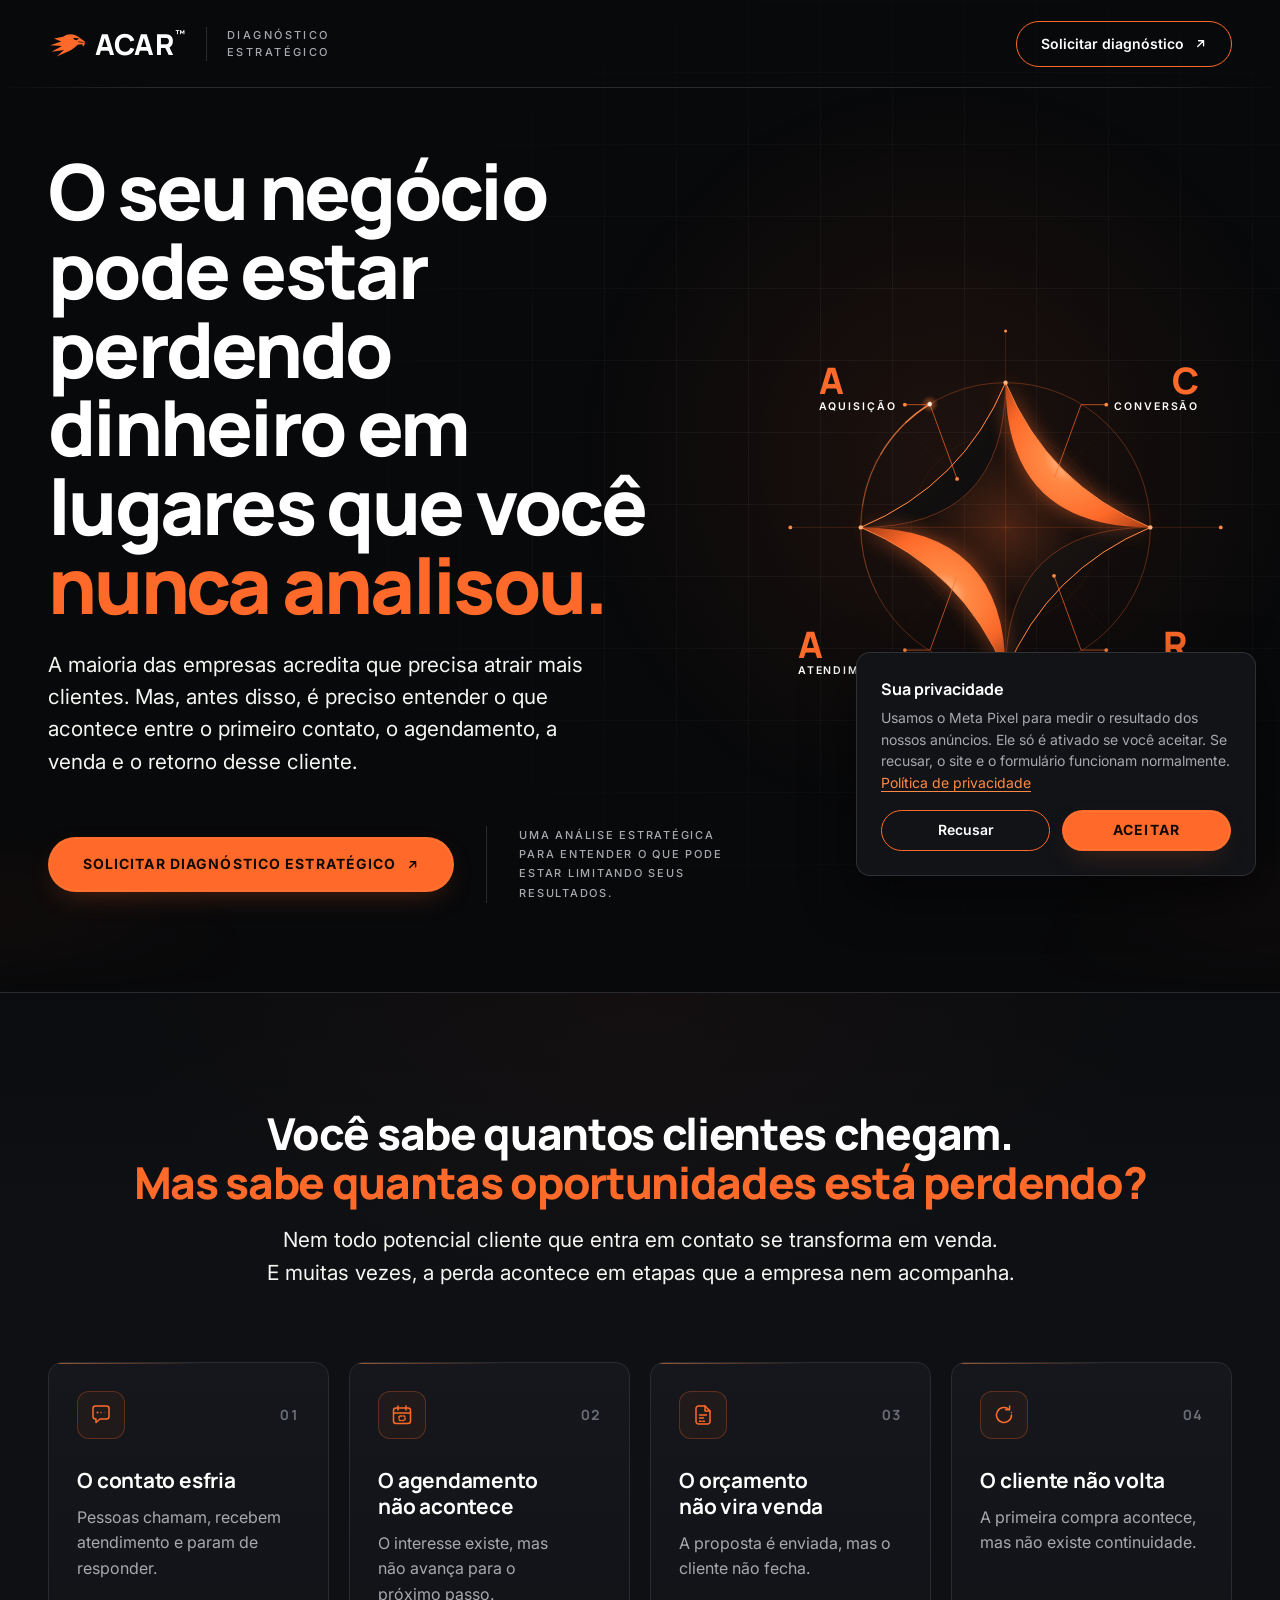
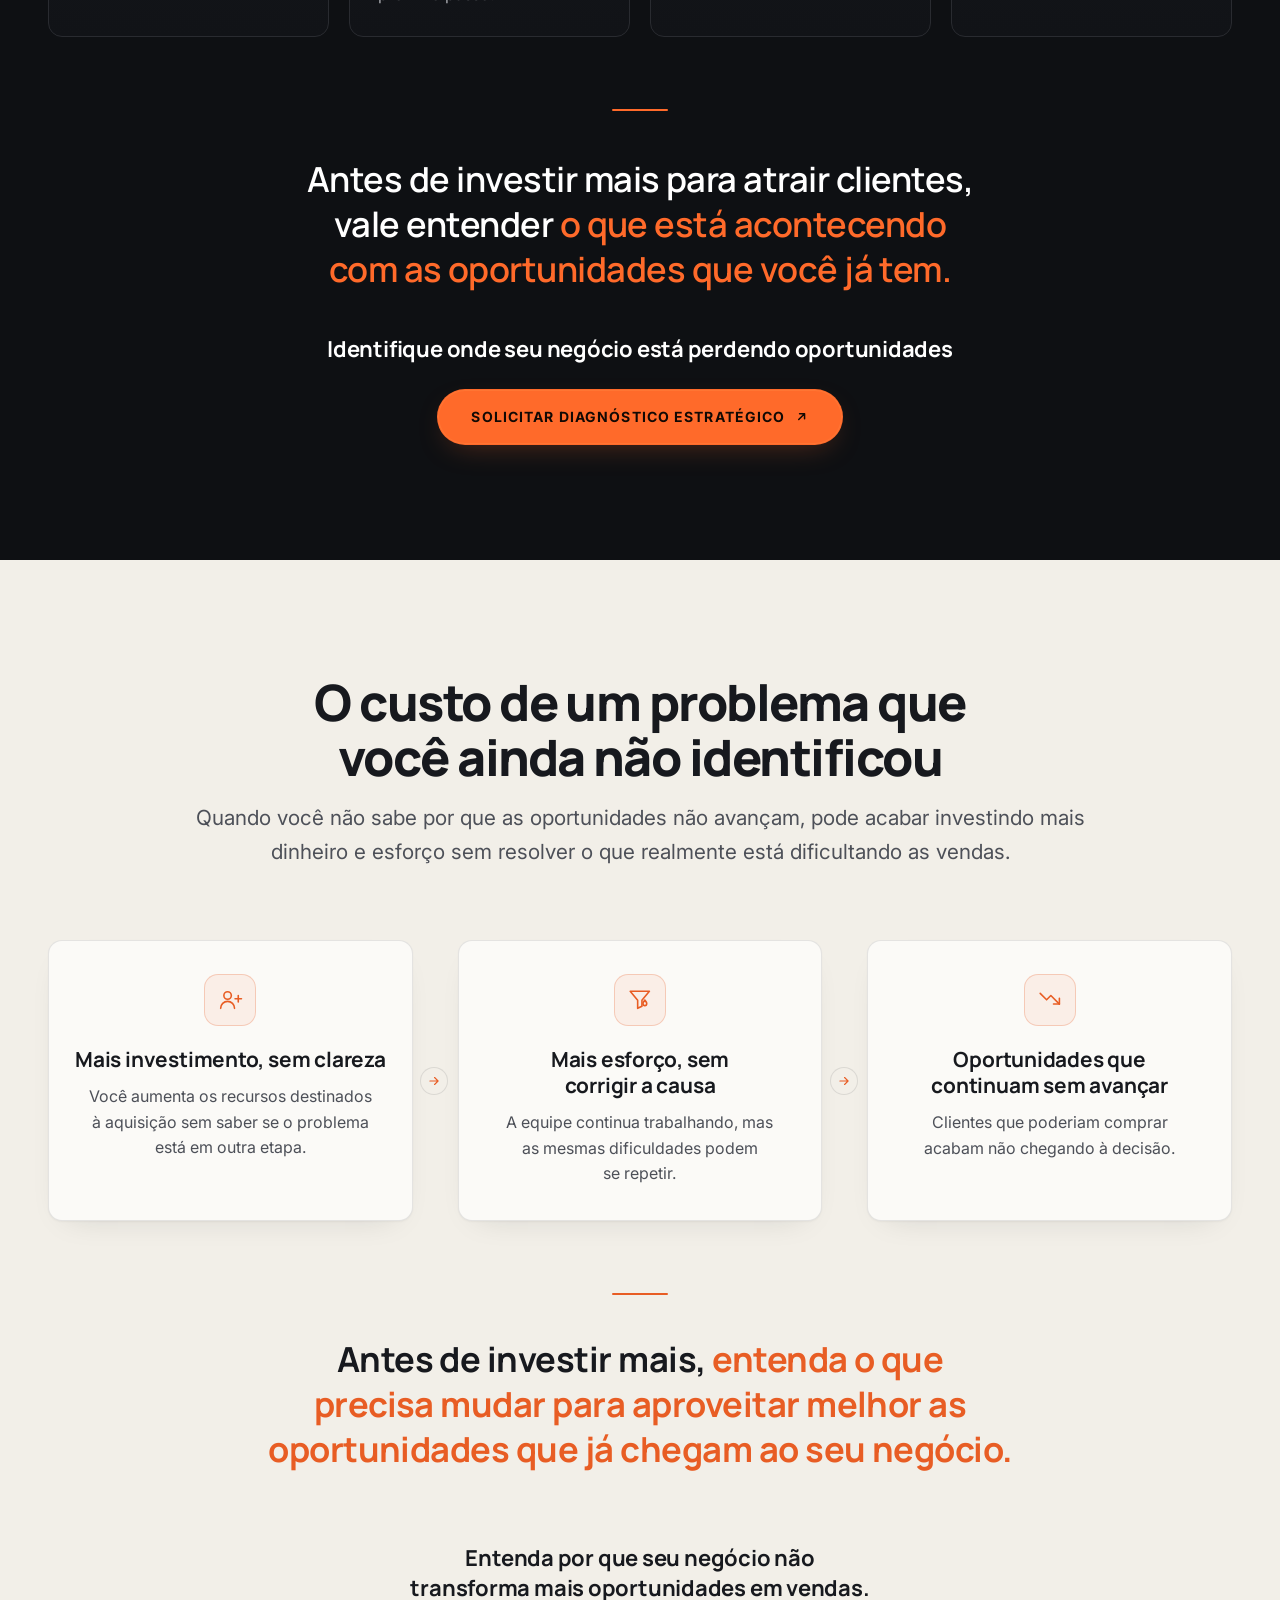
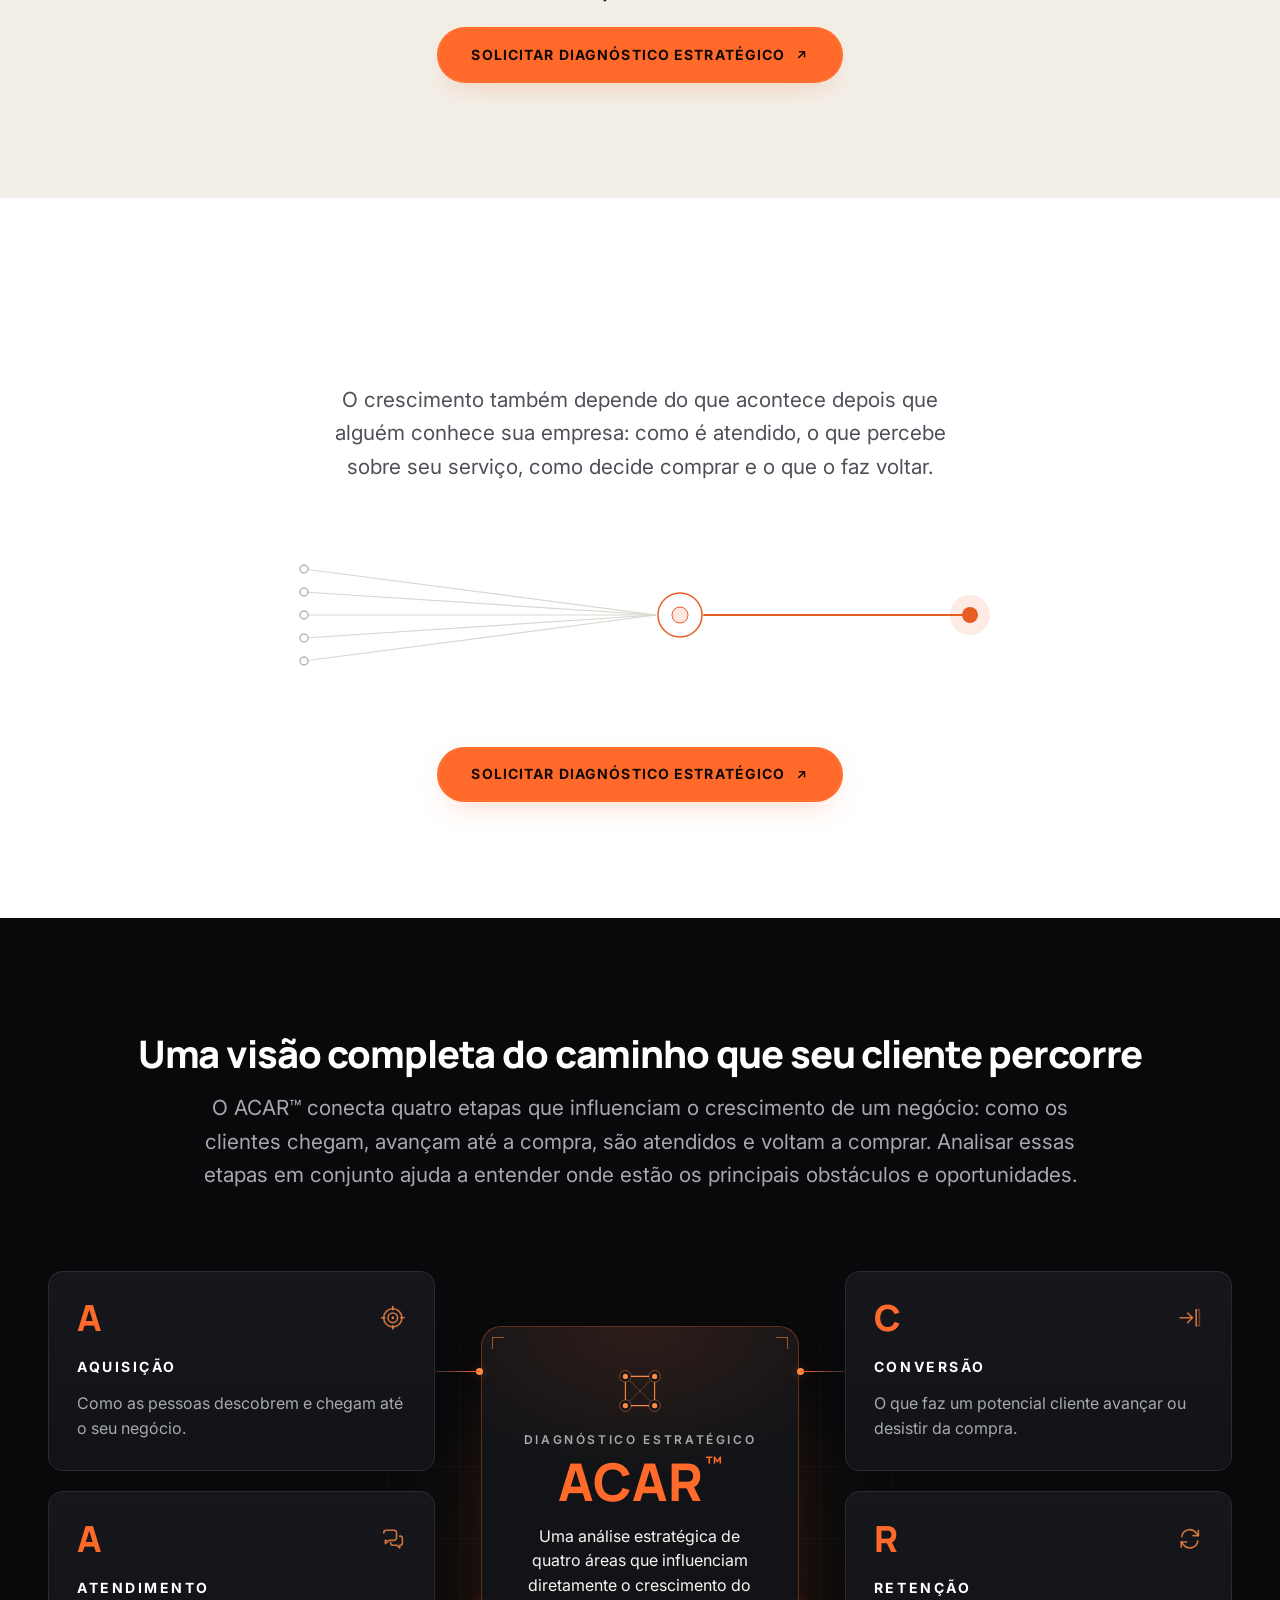
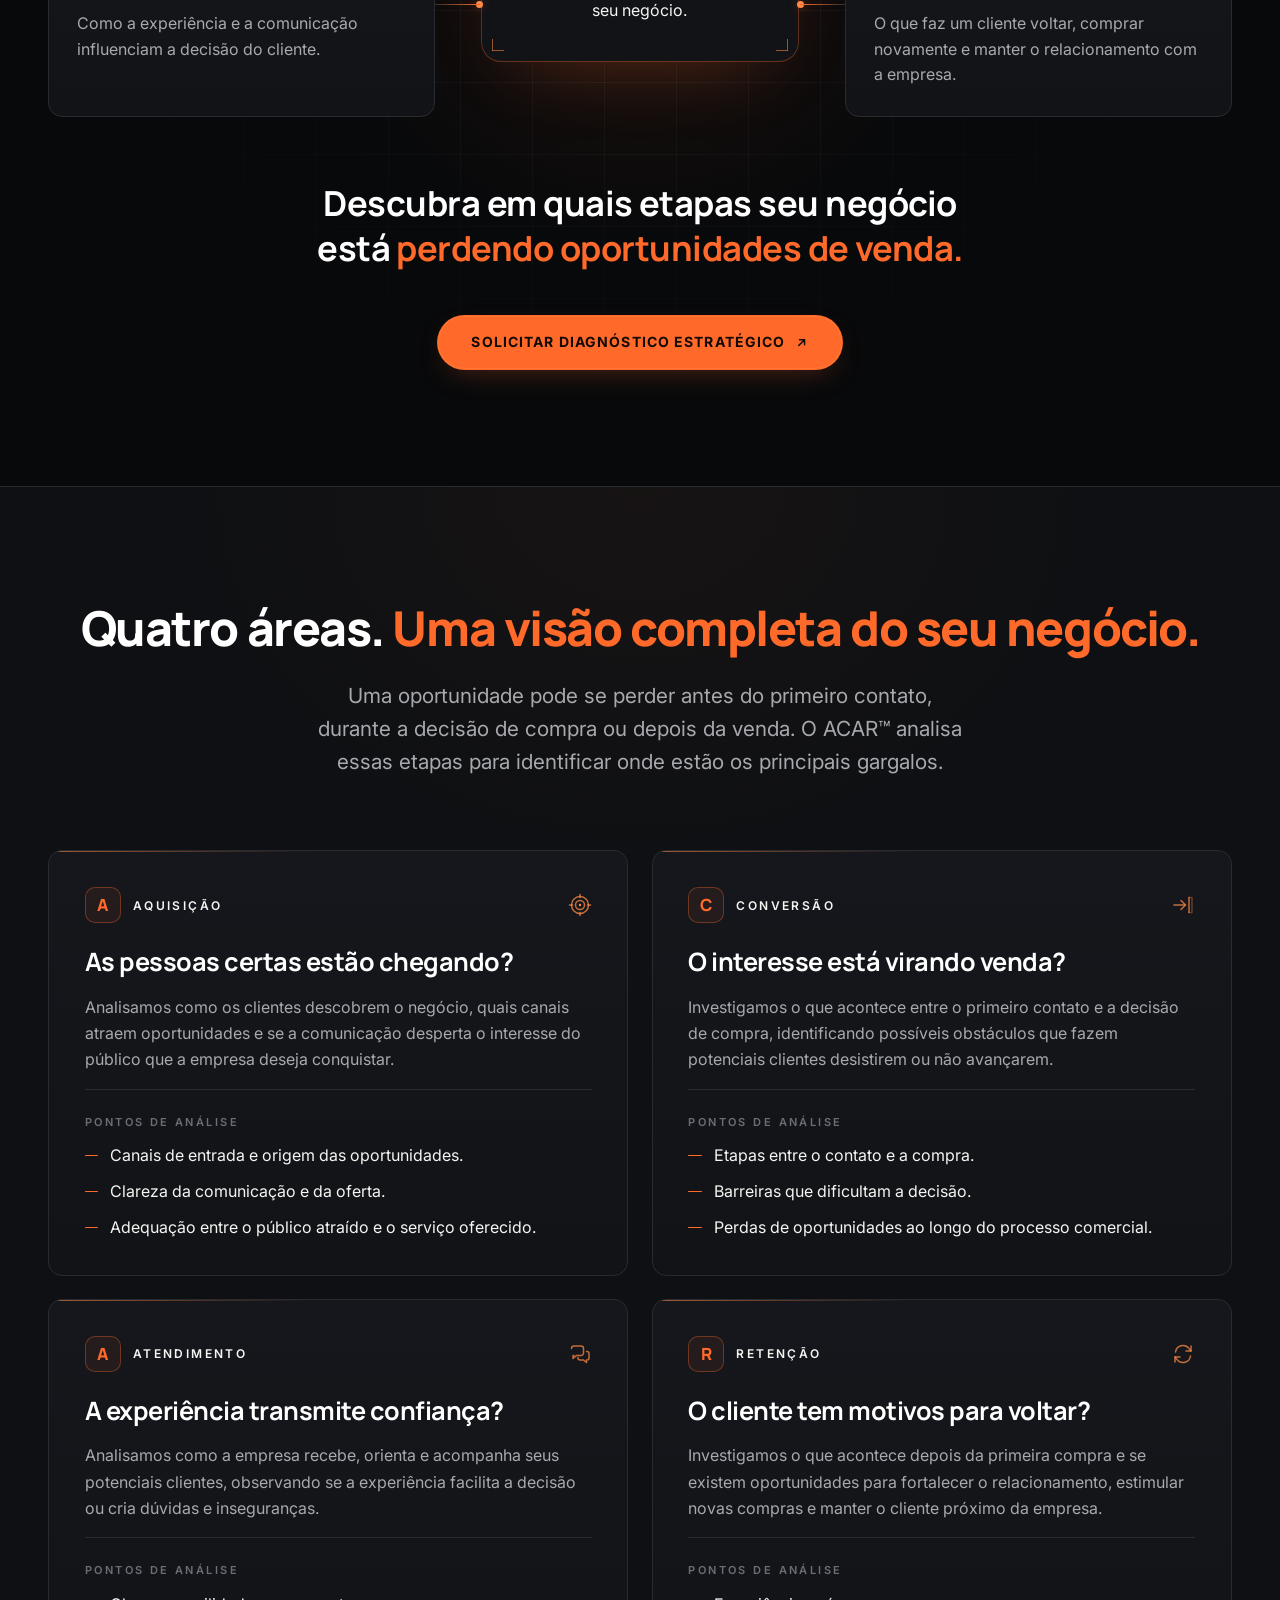
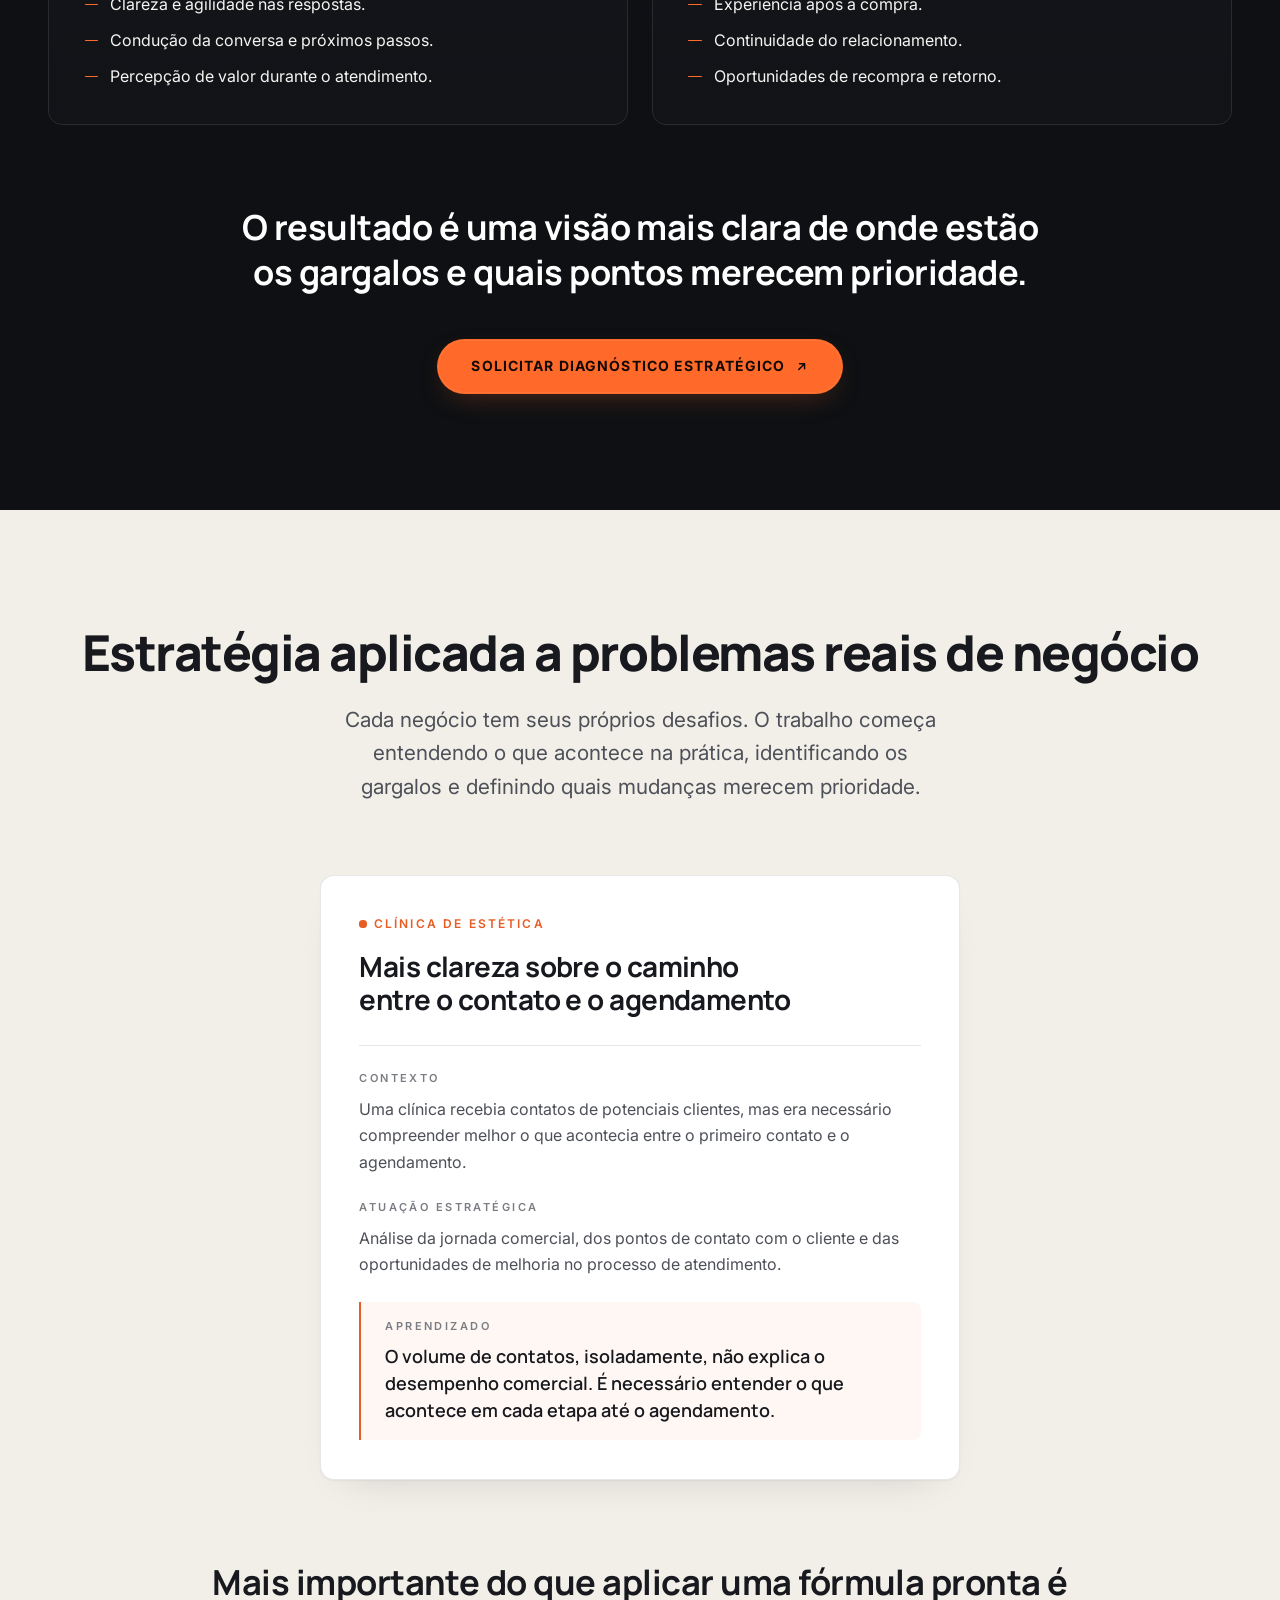
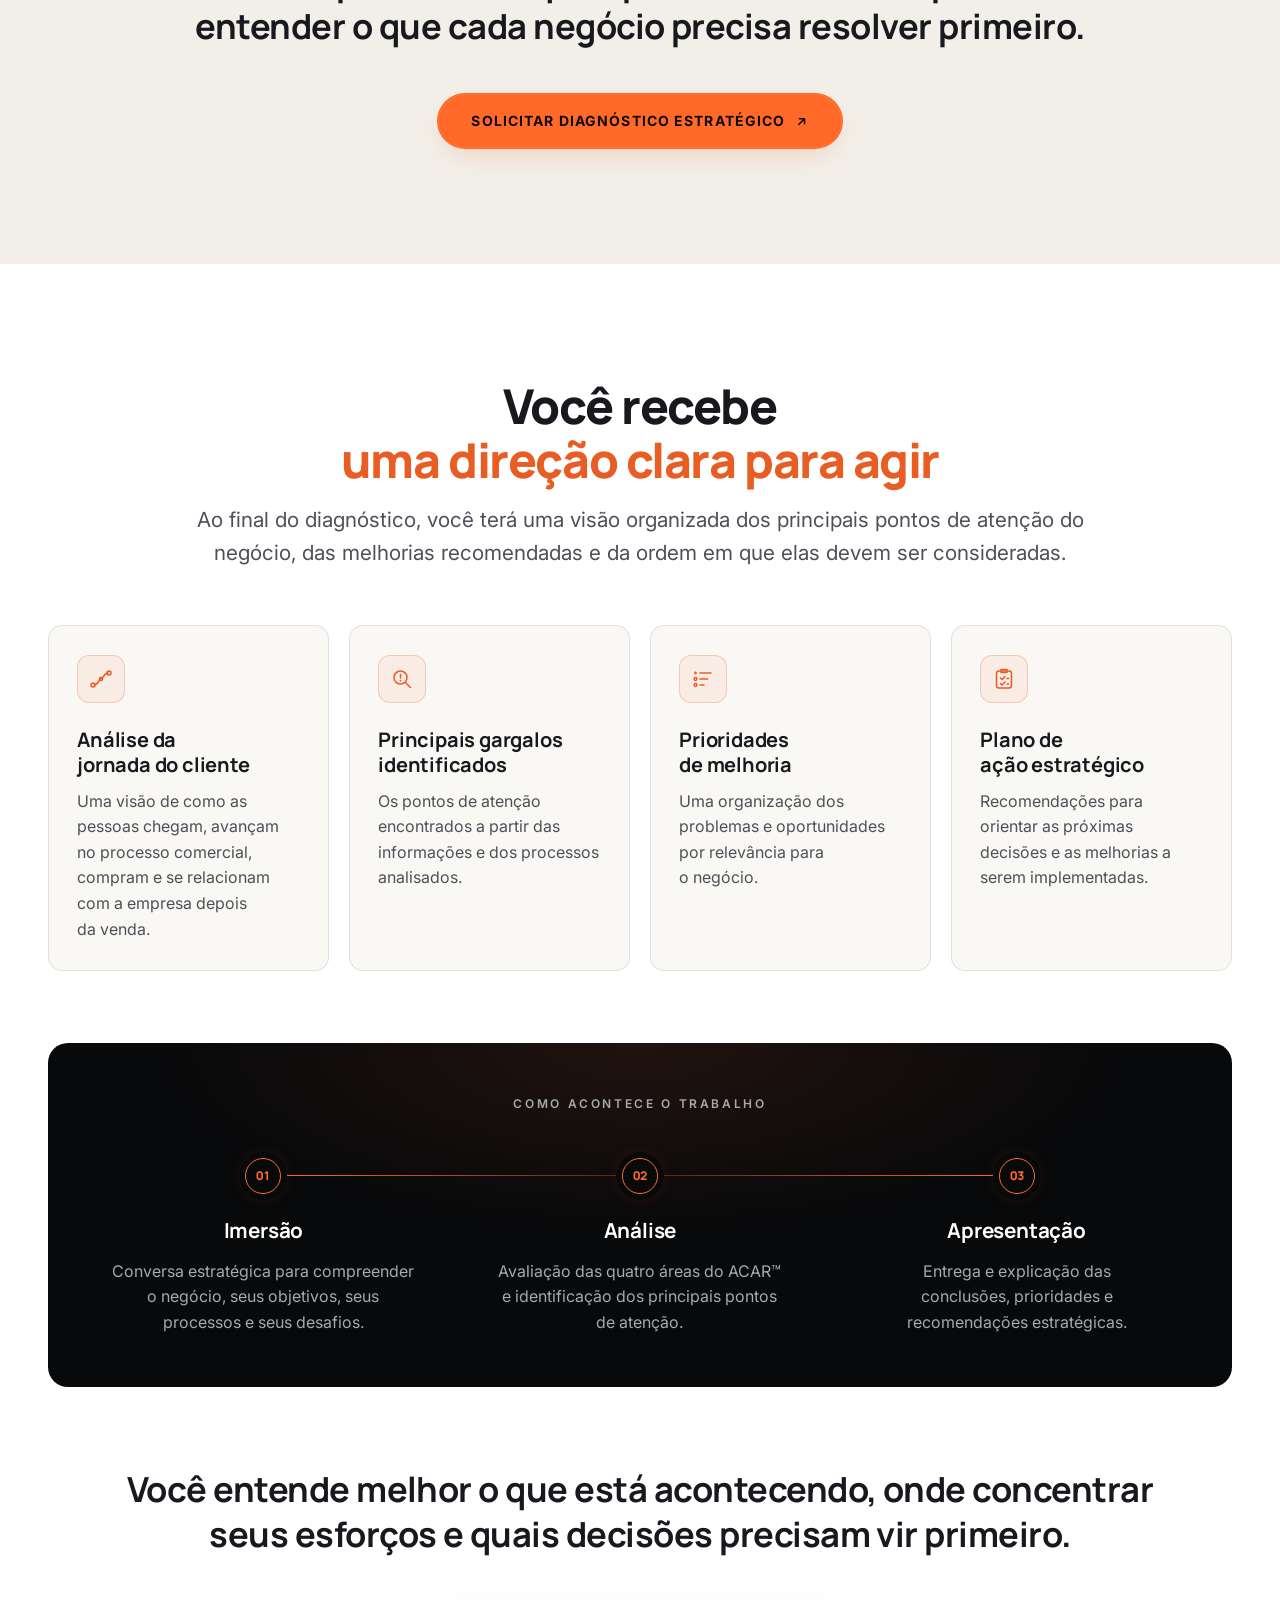
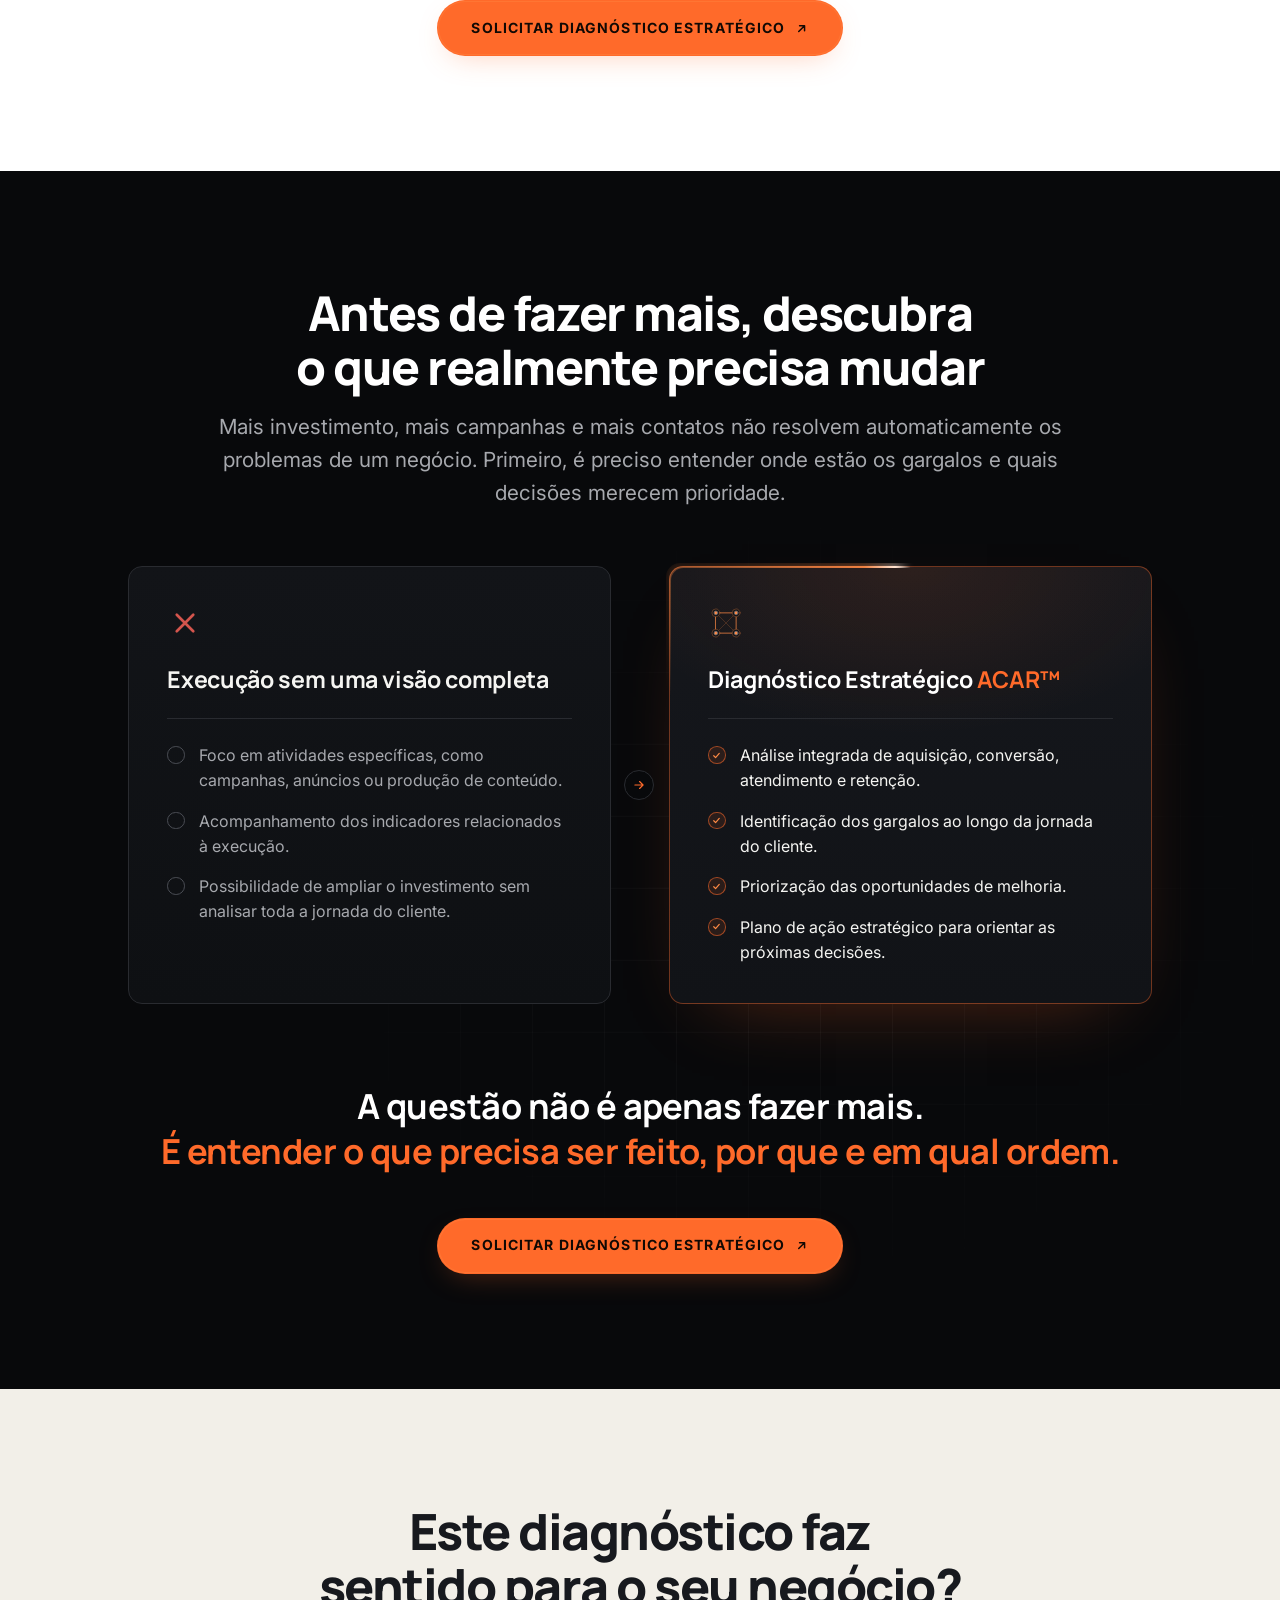
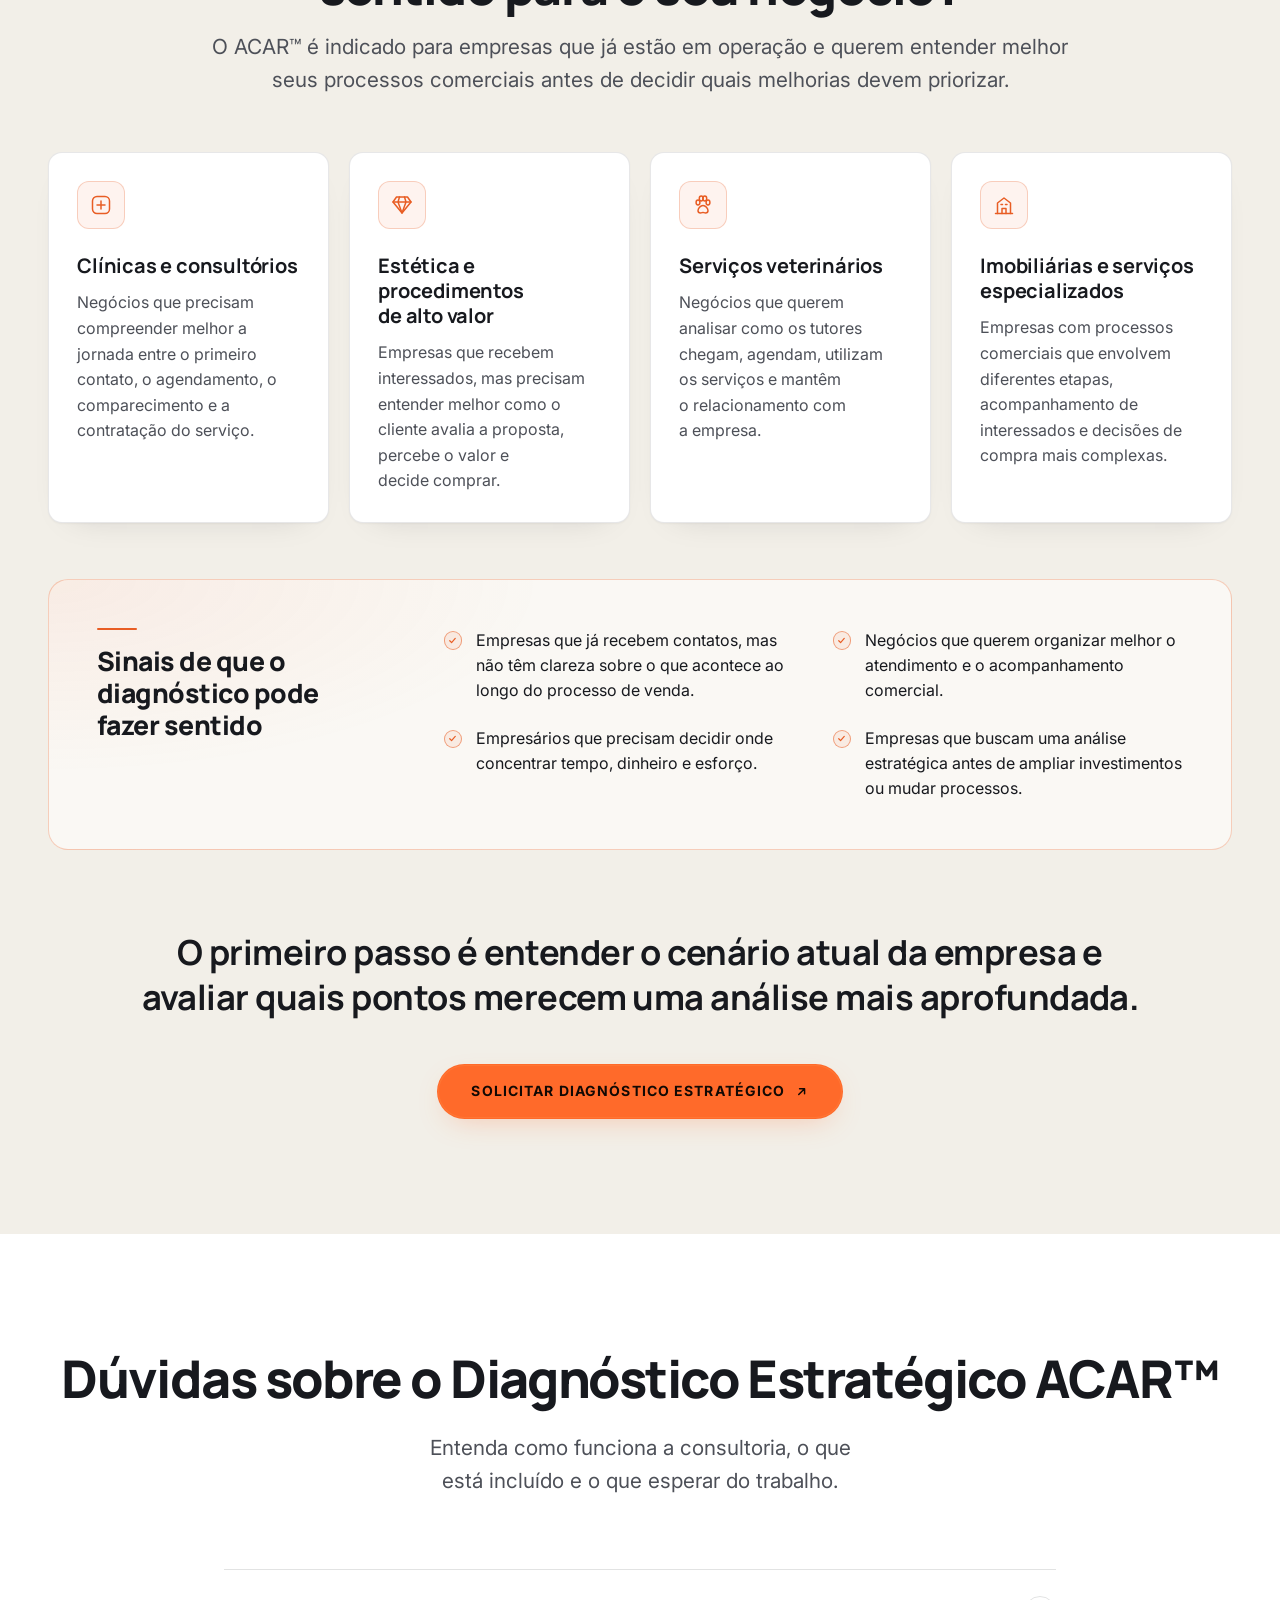
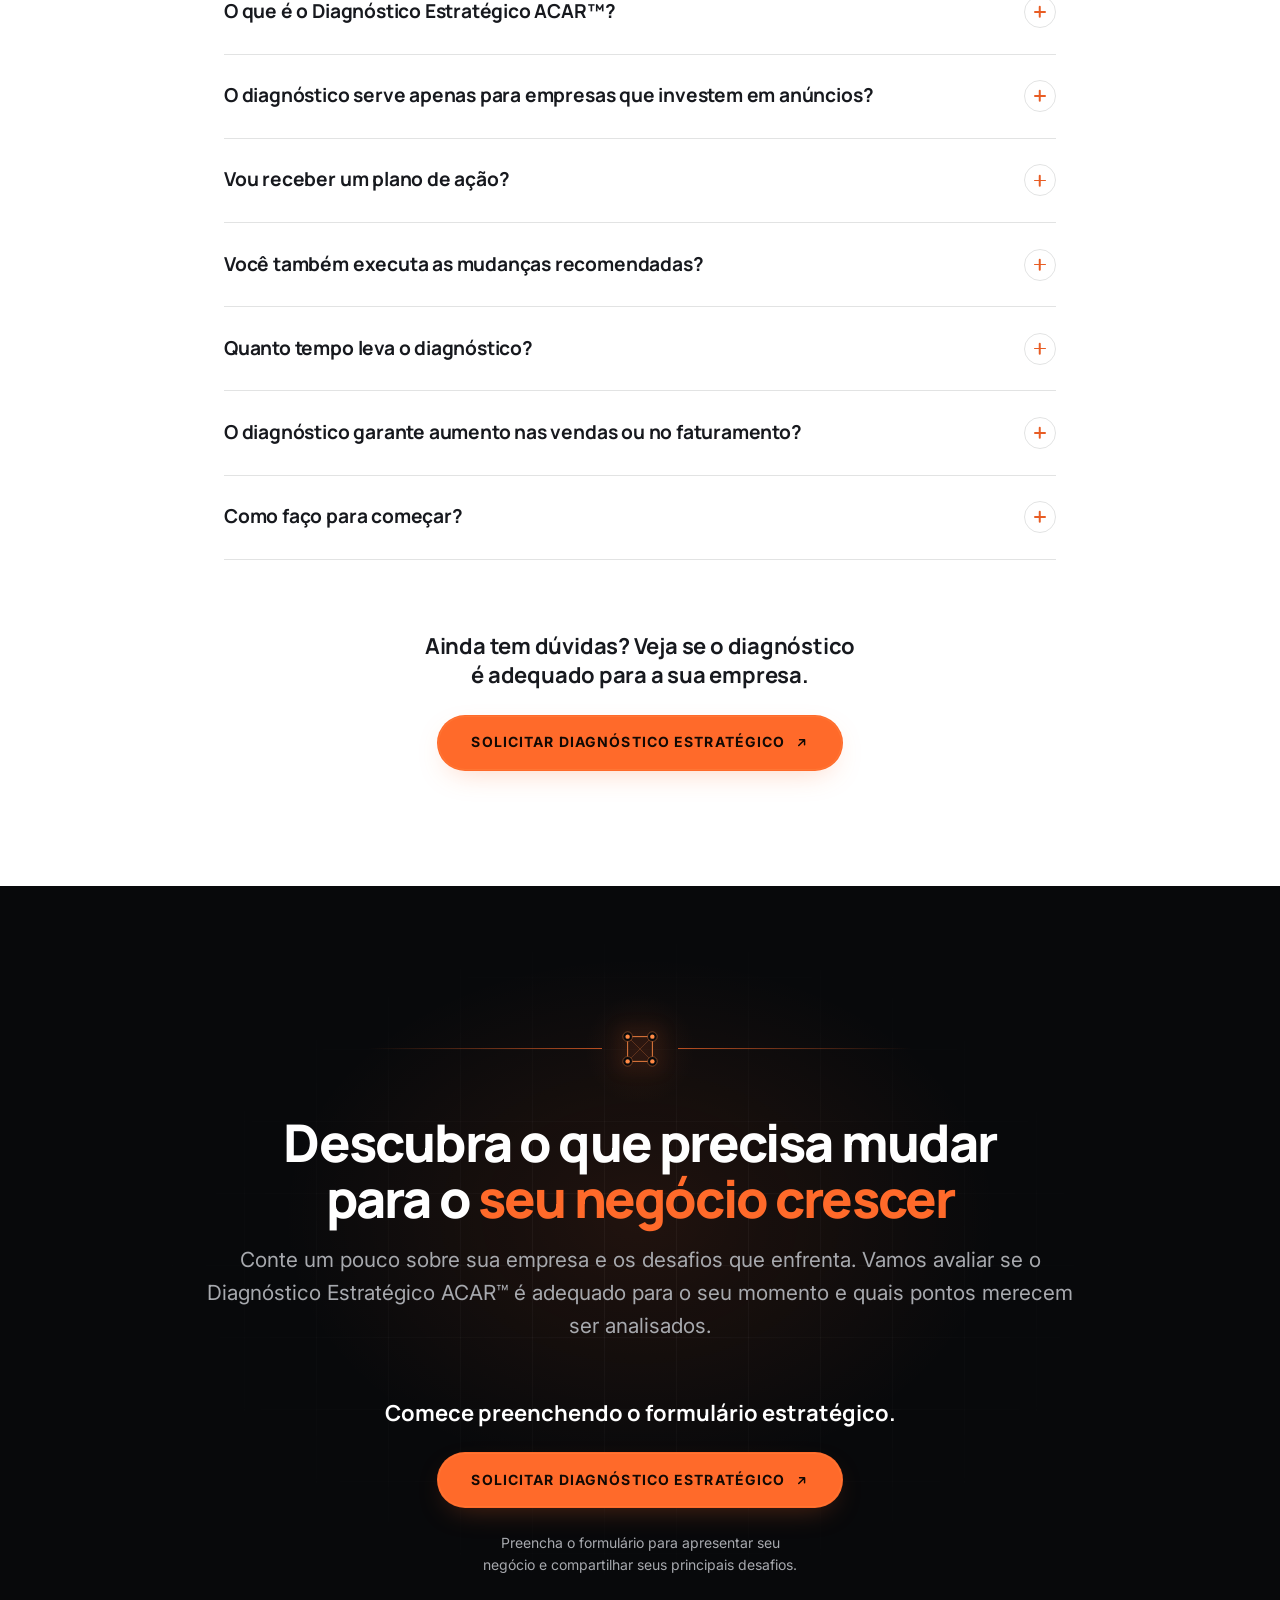
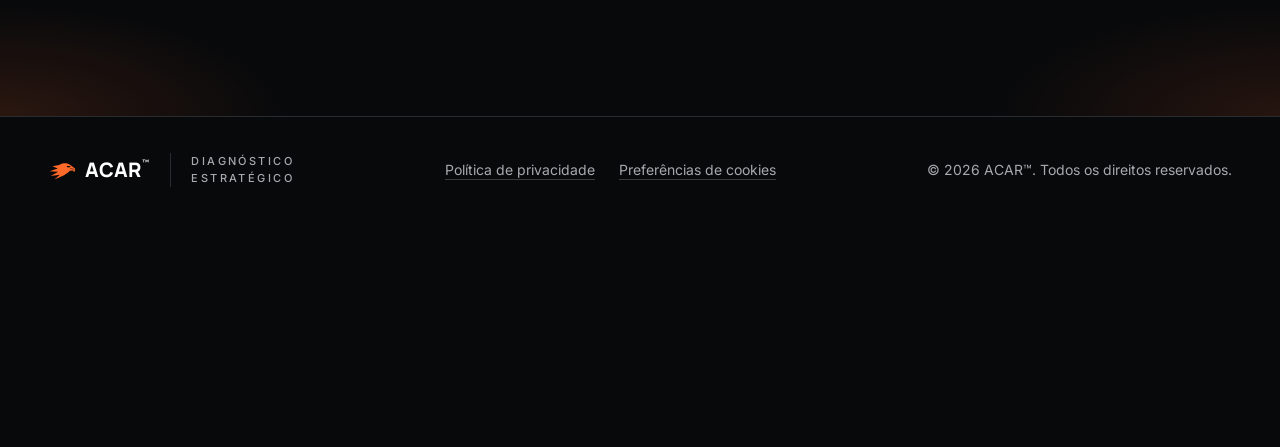
<file: index.html>
<!doctype html>
<html lang="pt-BR">
<head>
  <meta charset="utf-8">
  <meta name="viewport" content="width=device-width, initial-scale=1, viewport-fit=cover">
  <title>Diagnóstico Estratégico ACAR™</title>
  <meta name="description" content="Entenda o que acontece entre atrair um potencial cliente, conquistar a venda e fazer esse cliente voltar. Uma análise estratégica para entender o que pode estar limitando seus resultados.">
  <meta name="theme-color" content="#08090B">
  <meta name="robots" content="index, follow">

  <!-- Open Graph / compartilhamento -->
  <meta property="og:type" content="website">
  <meta property="og:locale" content="pt_BR">
  <meta property="og:title" content="Diagnóstico Estratégico ACAR™">
  <meta property="og:description" content="O seu negócio pode estar perdendo dinheiro em lugares que você nunca analisou.">
  <meta name="twitter:card" content="summary_large_image">

  <link rel="icon" href="assets/favicon.svg" type="image/svg+xml">

  <!-- Fontes: Manrope (títulos) e Inter (textos e interface) -->
  <link rel="preconnect" href="https://fonts.googleapis.com">
  <link rel="preconnect" href="https://fonts.gstatic.com" crossorigin>
  <link rel="stylesheet" href="https://fonts.googleapis.com/css2?family=Inter:wght@400;500;600;700&family=Manrope:wght@600;700;800&display=swap">

  <link rel="stylesheet" href="styles.css">
  <script src="script.js"></script>
  <script src="tracking.js" defer></script>
</head>
<body>
  <!-- Símbolos compartilhados (definidos uma vez, reutilizados com <use>) -->
  <svg class="svg-sprite" width="0" height="0" aria-hidden="true" focusable="false">
    <!-- "As Quatro Conexões": os quatro pilares (A C em cima, A R embaixo)
         ligados numa mesma jornada. A cor vem de `color`; o preenchimento dos
         anéis vem de --qc-ring-fill (fundo de onde o símbolo é usado). -->
    <symbol id="acar-quatro-conexoes" viewBox="0 0 64 64">
      <path d="M14 14 50 50M50 14 14 50" fill="none" stroke="currentColor" stroke-width="1" stroke-opacity=".35"/>
      <path d="M14 14H50V50H14Z" fill="none" stroke="currentColor" stroke-width="1.3" stroke-linejoin="round"/>
      <g stroke="currentColor" stroke-width="1.2" stroke-opacity=".45" style="fill: var(--qc-ring-fill, #111317)">
        <circle cx="14" cy="14" r="7"/>
        <circle cx="50" cy="14" r="7"/>
        <circle cx="14" cy="50" r="7"/>
        <circle cx="50" cy="50" r="7"/>
      </g>
      <g fill="currentColor">
        <circle cx="14" cy="14" r="3.2"/>
        <circle cx="50" cy="14" r="3.2"/>
        <circle cx="14" cy="50" r="3.2"/>
        <circle cx="50" cy="50" r="3.2"/>
      </g>
    </symbol>
  </svg>
  <a class="skip-link" href="#conteudo">Pular para o conteúdo</a>

  <!-- ================= CABEÇALHO ================= -->
  <header class="site-header">
    <div class="container site-header__inner">
      <a class="brand reveal" href="#topo" aria-label="ACAR™ Diagnóstico Estratégico, voltar ao início">
        <span class="brand__mark">
          <svg class="brand__eagle" viewBox="0 0 48 36" aria-hidden="true" focusable="false">
            <path fill="currentColor" d="M19 8.5C25 4.2 33.5 4.4 38.2 8.6L46.4 14.6C47 16.8 46.2 19.6 44.2 21.2L43.4 18.1 37.3 18.6C35.2 21.4 31.8 23.6 27.6 26.1L11 33.6 20.2 25.2 4.6 27.4 17.6 20.3 2.8 19.4 16.8 14.4 7.6 10.6Z"/>
            <path fill="#08090B" d="M31.6 10.2 39 10.4 36.4 12.9 33.4 12.3Z"/>
            <path d="M38.6 14.8 44.6 15.8" stroke="#08090B" stroke-width=".9" stroke-linecap="round"/>
          </svg>
          <span class="brand__name">ACAR<sup>™</sup></span>
        </span>
        <span class="brand__descriptor"><span>Diagnóstico</span><span>Estratégico</span></span>
      </a>

      <a class="btn btn--outline site-header__cta reveal" style="--d: 1" href="/diagnostico/" data-cta="diagnostico">
        Solicitar diagnóstico
        <svg class="btn__icon" viewBox="0 0 16 16" aria-hidden="true" focusable="false"><path d="M4.5 11.5 11.5 4.5M5.5 4.5h6v6" fill="none" stroke="currentColor" stroke-width="1.6" stroke-linecap="round" stroke-linejoin="round"/></svg>
      </a>
    </div>
  </header>

  <main id="conteudo">
    <!-- ================= HERO ================= -->
    <section class="hero" id="topo" aria-labelledby="hero-title">
      <div class="container hero__grid">
        <div class="hero__content">
          <h1 class="hero__title reveal" id="hero-title" style="--d: 2">
            O seu negócio pode estar perdendo dinheiro em lugares que você <em>nunca analisou.</em>
          </h1>

          <p class="hero__lead reveal" style="--d: 3">
            A maioria das empresas acredita que precisa atrair mais clientes. Mas, antes disso, é preciso entender o que acontece entre o primeiro contato, o agendamento, a venda e o retorno desse cliente.
          </p>

          <div class="hero__actions reveal" style="--d: 4">
            <a class="btn btn--primary" href="/diagnostico/" data-cta="diagnostico">
              Solicitar diagnóstico estratégico
              <svg class="btn__icon" viewBox="0 0 16 16" aria-hidden="true" focusable="false"><path d="M4.5 11.5 11.5 4.5M5.5 4.5h6v6" fill="none" stroke="currentColor" stroke-width="1.8" stroke-linecap="round" stroke-linejoin="round"/></svg>
            </a>
            <p class="hero__note">Uma análise estratégica para entender o que pode estar limitando seus resultados.</p>
          </div>
        </div>

        <figure class="hero__visual" aria-label="Diagrama das quatro frentes analisadas: aquisição, conversão, atendimento e retenção">
          <svg viewBox="0 0 720 640" aria-hidden="true" focusable="false">
            <defs>
              <radialGradient id="lit-tr" gradientUnits="userSpaceOnUse" cx="462" cy="208" r="250">
                <stop offset="0" stop-color="#FFD2B0"/>
                <stop offset=".16" stop-color="#FF8A45"/>
                <stop offset=".42" stop-color="#FF6A2A"/>
                <stop offset=".78" stop-color="#7A2809"/>
                <stop offset="1" stop-color="#1B0E08"/>
              </radialGradient>
              <radialGradient id="lit-bl" gradientUnits="userSpaceOnUse" cx="258" cy="432" r="250">
                <stop offset="0" stop-color="#FFD2B0"/>
                <stop offset=".16" stop-color="#FF8A45"/>
                <stop offset=".42" stop-color="#FF6A2A"/>
                <stop offset=".78" stop-color="#7A2809"/>
                <stop offset="1" stop-color="#1B0E08"/>
              </radialGradient>
              <linearGradient id="dim" x1="0" y1="0" x2="1" y2="1">
                <stop offset="0" stop-color="#1D1512"/>
                <stop offset="1" stop-color="#0B0B0D"/>
              </linearGradient>
              <radialGradient id="core" cx=".5" cy=".5" r=".5">
                <stop offset="0" stop-color="#FF6A2A" stop-opacity=".22"/>
                <stop offset="1" stop-color="#FF6A2A" stop-opacity="0"/>
              </radialGradient>
              <radialGradient id="orbit-halo" cx=".5" cy=".5" r=".5">
                <stop offset="0" stop-color="#FF8A45" stop-opacity=".55"/>
                <stop offset="1" stop-color="#FF6A2A" stop-opacity="0"/>
              </radialGradient>
              <radialGradient id="node-halo" cx=".5" cy=".5" r=".5">
                <stop offset="0" stop-color="#FFB27A" stop-opacity=".9"/>
                <stop offset=".35" stop-color="#FF8A45" stop-opacity=".45"/>
                <stop offset="1" stop-color="#FF6A2A" stop-opacity="0"/>
              </radialGradient>
              <filter id="bloom" x="-30%" y="-30%" width="160%" height="160%">
                <feGaussianBlur stdDeviation="16"/>
              </filter>
            </defs>

            <!-- Eixos e referências da grade -->
            <g stroke="#FF6A2A" stroke-width="1" fill="none">
              <line x1="18" y1="320" x2="702" y2="320" stroke-opacity=".28"/>
              <line x1="360" y1="8" x2="360" y2="632" stroke-opacity=".28"/>
              <circle cx="360" cy="320" r="230" stroke-opacity=".5"/>
              <circle cx="360" cy="320" r="150" stroke-opacity=".1"/>
              <line x1="198" y1="158" x2="522" y2="482" stroke-opacity=".08"/>
              <line x1="522" y1="158" x2="198" y2="482" stroke-opacity=".08"/>
            </g>
            <g fill="#FF8A45">
              <circle cx="18" cy="320" r="3"/>
              <circle cx="702" cy="320" r="3"/>
              <circle cx="360" cy="8" r="2.5"/>
              <circle cx="360" cy="632" r="2.5"/>
            </g>

            <circle cx="360" cy="320" r="120" fill="url(#core)"/>

            <!-- Facetas escuras -->
            <g fill="url(#dim)" stroke="#FF6A2A" stroke-opacity=".55" stroke-width="1">
              <path d="M360 90Q292 252 130 320Q360 320 360 90Z"/>
              <path d="M590 320Q428 388 360 550Q360 320 590 320Z"/>
            </g>

            <!-- Facetas iluminadas -->
            <g class="diagram__light">
              <g filter="url(#bloom)" opacity=".55">
                <path fill="#FF6A2A" d="M360 90Q428 252 590 320Q360 320 360 90Z"/>
                <path fill="#FF6A2A" d="M130 320Q292 388 360 550Q360 320 130 320Z"/>
              </g>
              <path fill="url(#lit-tr)" d="M360 90Q428 252 590 320Q360 320 360 90Z"/>
              <path fill="url(#lit-bl)" d="M130 320Q292 388 360 550Q360 320 130 320Z"/>
            </g>

            <!-- Contorno da estrela -->
            <path class="diagram__outline" pathLength="1" fill="none" stroke="#FF8A45" stroke-width="1.5" stroke-linejoin="round"
                  d="M360 90Q428 252 590 320Q428 388 360 550Q292 388 130 320Q292 252 360 90Z"/>

            <g fill="#FFB27A">
              <circle cx="360" cy="90" r="3.5"/>
              <circle cx="590" cy="320" r="3.5"/>
              <circle cx="360" cy="550" r="3.5"/>
              <circle cx="130" cy="320" r="3.5"/>
            </g>

            <!-- Linhas de chamada -->
            <!-- Cada pilar em um grupo próprio; o cotovelo de cada linha fica sobre o círculo -->
            <g class="diagram__leader diagram__leader--tl">
              <path d="M200 125H240L283 243"/>
              <circle cx="200" cy="125" r="3"/><circle cx="283" cy="243" r="3"/>
              <circle class="diagram__node" cx="240" cy="125" r="9"/>
            </g>
            <g class="diagram__leader diagram__leader--tr">
              <path d="M520 125H480L437 243"/>
              <circle cx="520" cy="125" r="3"/><circle cx="437" cy="243" r="3"/>
              <circle class="diagram__node" cx="480" cy="125" r="9"/>
            </g>
            <g class="diagram__leader diagram__leader--br">
              <path d="M520 515H480L437 397"/>
              <circle cx="520" cy="515" r="3"/><circle cx="437" cy="397" r="3"/>
              <circle class="diagram__node" cx="480" cy="515" r="9"/>
            </g>
            <g class="diagram__leader diagram__leader--bl">
              <path d="M200 515H240L283 397"/>
              <circle cx="200" cy="515" r="3"/><circle cx="283" cy="397" r="3"/>
              <circle class="diagram__node" cx="240" cy="515" r="9"/>
            </g>

            <!-- Órbita: linha de luz que percorre o círculo e conecta os quatro pilares.
                 O grupo gira em torno do centro (360, 320); o ponto fica em 0° e a cauda vem atrás. -->
            <g class="diagram__orbit">
              <g fill="none" stroke="#FF8A45" stroke-width="2.2" stroke-linecap="round">
                <path stroke-opacity=".12" d="M380.05 90.88A230 230 0 0 1 590 320"/>
                <path stroke-opacity=".24" d="M507.84 143.81A230 230 0 0 1 590 320"/>
                <path stroke-opacity=".42" d="M563.07 212.02A230 230 0 0 1 590 320"/>
                <path stroke-opacity=".7" d="M584.97 272.18A230 230 0 0 1 590 320"/>
              </g>
              <circle cx="590" cy="320" r="14" fill="url(#orbit-halo)"/>
              <circle cx="590" cy="320" r="3.6" fill="#FFE6D4"/>
            </g>
          </svg>

          <span class="diagram__tag diagram__tag--tl"><span class="diagram__letter">A</span><span class="diagram__name">Aquisição</span></span>
          <span class="diagram__tag diagram__tag--tr"><span class="diagram__letter">C</span><span class="diagram__name">Conversão</span></span>
          <span class="diagram__tag diagram__tag--bl"><span class="diagram__letter">A</span><span class="diagram__name">Atendimento</span></span>
          <span class="diagram__tag diagram__tag--br"><span class="diagram__letter">R</span><span class="diagram__name">Retenção</span></span>
        </figure>
      </div>
    </section>

    <!-- ================= SEÇÃO 2 · OPORTUNIDADES PERDIDAS ================= -->
    <section class="section losses" id="oportunidades" aria-labelledby="losses-title">
      <div class="container">
        <header class="losses__head">
          <h2 class="losses__title reveal-on-scroll" id="losses-title">
            Você sabe quantos clientes chegam. <span class="losses__title-accent">Mas sabe quantas oportunidades está perdendo?</span>
          </h2>
          <p class="losses__lead reveal-on-scroll" style="--d: 1">
            Nem todo potencial cliente que entra em contato se transforma em venda. E&nbsp;muitas vezes, a perda acontece em etapas que a empresa nem acompanha.
          </p>
        </header>

        <ol class="losses__grid" role="list">
          <li class="loss-card reveal-on-scroll" style="--d: 0">
            <div class="loss-card__top">
              <span class="loss-card__icon" aria-hidden="true">
                <svg viewBox="0 0 24 24"><path d="M7 16h-.5A2.5 2.5 0 0 1 4 13.5v-8A2.5 2.5 0 0 1 6.5 3h11A2.5 2.5 0 0 1 20 5.5v8a2.5 2.5 0 0 1-2.5 2.5H11l-4 3.5z"/><circle class="fill" cx="8.5" cy="9.5" r="1"/><circle class="fill" cx="12" cy="9.5" r="1" opacity=".55"/><circle class="fill" cx="15.5" cy="9.5" r="1" opacity=".2"/></svg>
              </span>
              <span class="loss-card__step">01</span>
            </div>
            <h3 class="loss-card__title">O contato esfria</h3>
            <p class="loss-card__text">Pessoas chamam, recebem atendimento e param de responder.</p>
          </li>

          <li class="loss-card reveal-on-scroll" style="--d: 1">
            <div class="loss-card__top">
              <span class="loss-card__icon" aria-hidden="true">
                <svg viewBox="0 0 24 24"><rect x="3.5" y="5" width="17" height="15.5" rx="2.5"/><path d="M3.5 10h17M8 3v4M16 3v4"/><rect x="9" y="13" width="6" height="4.5" rx="1" stroke-dasharray="1.6 1.6"/></svg>
              </span>
              <span class="loss-card__step">02</span>
            </div>
            <h3 class="loss-card__title">O agendamento não acontece</h3>
            <p class="loss-card__text">O interesse existe, mas não avança para o próximo passo.</p>
          </li>

          <li class="loss-card reveal-on-scroll" style="--d: 2">
            <div class="loss-card__top">
              <span class="loss-card__icon" aria-hidden="true">
                <svg viewBox="0 0 24 24"><path d="M14 3H7.5A2.5 2.5 0 0 0 5 5.5v13A2.5 2.5 0 0 0 7.5 21h9a2.5 2.5 0 0 0 2.5-2.5V8z"/><path d="M14 3v5h5M8.5 12h7M8.5 15h4"/><path d="M8.5 18.2h6.5" stroke-dasharray="1.5 1.8"/></svg>
              </span>
              <span class="loss-card__step">03</span>
            </div>
            <h3 class="loss-card__title">O orçamento não vira venda</h3>
            <p class="loss-card__text">A proposta é enviada, mas o cliente não fecha.</p>
          </li>

          <li class="loss-card reveal-on-scroll" style="--d: 3">
            <div class="loss-card__top">
              <span class="loss-card__icon" aria-hidden="true">
                <svg viewBox="0 0 24 24"><path d="M19.5 12a7.5 7.5 0 1 1-2.2-5.3"/><path d="M17.6 2.9v3.9h-3.9"/><path d="M19.4 9.4l.1.6" stroke-dasharray="0.1 2.4"/></svg>
              </span>
              <span class="loss-card__step">04</span>
            </div>
            <h3 class="loss-card__title">O cliente não volta</h3>
            <p class="loss-card__text">A primeira compra acontece, mas não existe continuidade.</p>
          </li>
        </ol>

        <p class="losses__closing reveal-on-scroll">
          Antes de investir mais para atrair clientes, vale entender <em>o que está acontecendo com as oportunidades que você já tem.</em>
        </p>
        <div class="section-cta reveal-on-scroll">
          <p class="section-cta__text">Identifique onde seu negócio está perdendo oportunidades</p>
          <a class="btn btn--primary" href="/diagnostico/" data-cta="diagnostico">
            Solicitar diagnóstico estratégico
            <svg class="btn__icon" viewBox="0 0 16 16" aria-hidden="true" focusable="false"><path d="M4.5 11.5 11.5 4.5M5.5 4.5h6v6" fill="none" stroke="currentColor" stroke-width="1.8" stroke-linecap="round" stroke-linejoin="round"/></svg>
          </a>
        </div>
      </div>
    </section>

    <!-- ================= SEÇÃO 3 · O PROBLEMA NEM SEMPRE É FALTA DE CLIENTES ================= -->
    <section class="section cost" id="problema" aria-labelledby="cost-title">
      <div class="container">
        <header class="cost__head">
          <h2 class="cost__title reveal-on-scroll" id="cost-title">O custo de um problema que você ainda não identificou</h2>
          <p class="cost__lead reveal-on-scroll" style="--d: 1">
            Quando você não sabe por que as oportunidades não avançam, pode acabar investindo mais dinheiro e esforço sem resolver o que realmente está dificultando as vendas.
          </p>
        </header>

        <ol class="cost__grid" role="list">
          <li class="cost-card reveal-on-scroll" style="--d: 0">
            <span class="cost-card__icon" aria-hidden="true">
              <svg viewBox="0 0 24 24"><circle cx="9" cy="8" r="3.5"/><path d="M2.5 20a6.5 6.5 0 0 1 13 0"/><path d="M19 8v6M16 11h6"/></svg>
            </span>
            <h3 class="cost-card__title">Mais investimento, sem clareza</h3>
            <p class="cost-card__text">Você aumenta os recursos destinados à aquisição sem saber se o problema está em outra etapa.</p>
          </li>

          <li class="cost-card reveal-on-scroll" style="--d: 1">
            <span class="cost-card__icon" aria-hidden="true">
              <svg viewBox="0 0 24 24"><path d="M3 4h18l-7 8.5V18l-4 2v-7.5z"/><path d="M18.5 15.5c0 1.2-.8 2-1.75 2S15 16.7 15 15.5c0-1.1 1.75-3.2 1.75-3.2s1.75 2.1 1.75 3.2z"/></svg>
            </span>
            <h3 class="cost-card__title">Mais esforço, sem corrigir a causa</h3>
            <p class="cost-card__text">A equipe continua trabalhando, mas as mesmas dificuldades podem se repetir.</p>
          </li>

          <li class="cost-card reveal-on-scroll" style="--d: 2">
            <span class="cost-card__icon" aria-hidden="true">
              <svg viewBox="0 0 24 24"><path d="M3 6l6 6 4-4 8 8"/><path d="M21 10.5V16h-5.5"/></svg>
            </span>
            <h3 class="cost-card__title">Oportunidades que continuam sem avançar</h3>
            <p class="cost-card__text">Clientes que poderiam comprar acabam não chegando à decisão.</p>
          </li>
        </ol>

        <p class="cost__closing reveal-on-scroll">
          Antes de investir mais, <em>entenda o que precisa mudar para aproveitar melhor as oportunidades que já chegam ao seu negócio.</em>
        </p>
        <div class="section-cta reveal-on-scroll">
          <p class="section-cta__text">Entenda por que seu negócio não transforma mais oportunidades em vendas.</p>
          <a class="btn btn--primary" href="/diagnostico/" data-cta="diagnostico">
            Solicitar diagnóstico estratégico
            <svg class="btn__icon" viewBox="0 0 16 16" aria-hidden="true" focusable="false"><path d="M4.5 11.5 11.5 4.5M5.5 4.5h6v6" fill="none" stroke="currentColor" stroke-width="1.8" stroke-linecap="round" stroke-linejoin="round"/></svg>
          </a>
        </div>
      </div>
    </section>

    <!-- ================= SEÇÃO 4 · ANTES DE BUSCAR MAIS CLIENTES ================= -->
    <section class="section shift" id="antes" aria-labelledby="shift-title">
      <div class="container">
        <header class="shift__head">
          <h2 class="shift__title reveal-on-scroll" id="shift-title">Crescer não é apenas atrair mais clientes</h2>
          <p class="shift__lead reveal-on-scroll" style="--d: 1">
            O crescimento também depende do que acontece depois que alguém conhece sua empresa: como é atendido, o que percebe sobre seu serviço, como decide comprar e o que o faz voltar.
          </p>
        </header>

        <!-- Gráfico: contatos que chegam (esquerda) convergem para a análise (anel)
             e seguem como um único caminho até a oportunidade aproveitada (direita) -->
        <figure class="shift__visual reveal-on-scroll" style="--d: 2" aria-hidden="true">
          <svg viewBox="0 0 720 120" focusable="false">
            <g class="flow__in">
              <path d="M24 14L376 60"/>
              <path d="M24 37L376 60"/>
              <path d="M24 60H376"/>
              <path d="M24 83L376 60"/>
              <path d="M24 106L376 60"/>
            </g>
            <g class="flow__origins">
              <circle cx="24" cy="14" r="4"/>
              <circle cx="24" cy="37" r="4"/>
              <circle cx="24" cy="60" r="4"/>
              <circle cx="24" cy="83" r="4"/>
              <circle cx="24" cy="106" r="4"/>
            </g>
            <g class="flow__dots">
              <circle cx="24" cy="14" r="3" style="--dx: 352px; --dy: 46px; --t: 0s"/>
              <circle cx="24" cy="37" r="3" style="--dx: 352px; --dy: 23px; --t: 1.1s"/>
              <circle cx="24" cy="60" r="3" style="--dx: 352px; --dy: 0px; --t: 2.2s"/>
              <circle cx="24" cy="83" r="3" style="--dx: 352px; --dy: -23px; --t: 0.55s"/>
              <circle cx="24" cy="106" r="3" style="--dx: 352px; --dy: -46px; --t: 1.65s"/>
            </g>

            <path class="flow__out" d="M424 60H684"/>
            <circle class="flow__pulse" cx="424" cy="60" r="3.5" style="--dx: 260px; --dy: 0px"/>

            <circle class="flow__lens" cx="400" cy="60" r="22"/>
            <circle class="flow__lens-core" cx="400" cy="60" r="8"/>

            <circle class="flow__goal-halo" cx="690" cy="60" r="20"/>
            <circle class="flow__goal" cx="690" cy="60" r="8"/>
          </svg>
        </figure>

        <div class="section-cta reveal-on-scroll" style="--d: 3">
          <a class="btn btn--primary" href="/diagnostico/" data-cta="diagnostico">
            Solicitar diagnóstico estratégico
            <svg class="btn__icon" viewBox="0 0 16 16" aria-hidden="true" focusable="false"><path d="M4.5 11.5 11.5 4.5M5.5 4.5h6v6" fill="none" stroke="currentColor" stroke-width="1.8" stroke-linecap="round" stroke-linejoin="round"/></svg>
          </a>
        </div>
      </div>
    </section>

    <!-- ================= SEÇÃO 5 · O MÉTODO ACAR™ ================= -->
    <section class="section method" id="metodo" aria-labelledby="method-title">
      <div class="container">
        <header class="method__head">
          <h2 class="method__title reveal-on-scroll" id="method-title">Uma visão completa do caminho que seu cliente percorre</h2>
          <p class="method__lead reveal-on-scroll" style="--d: 1">
            O ACAR™ conecta quatro etapas que influenciam o crescimento de um negócio: como os clientes chegam, avançam até a compra, são atendidos e voltam a comprar. Analisar essas etapas em conjunto ajuda a entender onde estão os principais obstáculos e oportunidades.
          </p>
        </header>

        <!-- Composição: núcleo do método ao centro, quatro pilares ao redor
             (mesma disposição do gráfico do hero: A C em cima, A R embaixo) -->
        <div class="method__system">
          <div class="method__core reveal-on-scroll">
            <span class="method__core-corner" aria-hidden="true"></span>
            <!-- Símbolo "As Quatro Conexões" (componente compartilhado #acar-quatro-conexoes) -->
            <svg class="method__core-mark" viewBox="0 0 64 64" aria-hidden="true" focusable="false"><use href="#acar-quatro-conexoes"/></svg>
            <h3 class="method__name">Diagnóstico Estratégico <span class="method__name-brand">ACAR<sup>™</sup></span></h3>
            <p class="method__summary">Uma análise estratégica de quatro áreas que influenciam diretamente o crescimento do seu negócio.</p>
          </div>

          <ul class="method__pillars" role="list">
            <li class="pillar pillar--tl reveal-on-scroll" style="--d: 1">
              <div class="pillar__top">
                <span class="pillar__letter" aria-hidden="true">A</span>
                <svg class="pillar__icon" viewBox="0 0 24 24" aria-hidden="true" focusable="false"><circle cx="12" cy="12" r="8.5"/><circle cx="12" cy="12" r="4.5"/><circle class="fill" cx="12" cy="12" r="1.2"/><path d="M12 1.5v3M12 19.5v3M1.5 12h3M19.5 12h3"/></svg>
              </div>
              <h4 class="pillar__name">Aquisição</h4>
              <p class="pillar__text">Como as pessoas descobrem e chegam até o seu negócio.</p>
            </li>
            <li class="pillar pillar--tr reveal-on-scroll" style="--d: 2">
              <div class="pillar__top">
                <span class="pillar__letter" aria-hidden="true">C</span>
                <svg class="pillar__icon" viewBox="0 0 24 24" aria-hidden="true" focusable="false"><path d="M3 12h11"/><path d="M10 7.5 14.5 12 10 16.5"/><path d="M18 4.5v15"/><path d="M18 4.5h3v15h-3" opacity=".45"/></svg>
              </div>
              <h4 class="pillar__name">Conversão</h4>
              <p class="pillar__text">O que faz um potencial cliente avançar ou desistir da compra.</p>
            </li>
            <li class="pillar pillar--bl reveal-on-scroll" style="--d: 3">
              <div class="pillar__top">
                <span class="pillar__letter" aria-hidden="true">A</span>
                <svg class="pillar__icon" viewBox="0 0 24 24" aria-hidden="true" focusable="false"><path d="M3.5 6.5A2.5 2.5 0 0 1 6 4h7a2.5 2.5 0 0 1 2.5 2.5V11A2.5 2.5 0 0 1 13 13.5H8.5L5 16.5v-3H6"/><path d="M18.5 9.5h.5a2 2 0 0 1 2 2V16a2 2 0 0 1-2 2h-.5v2.5L15.5 18H12a2 2 0 0 1-2-2v-.5"/></svg>
              </div>
              <h4 class="pillar__name">Atendimento</h4>
              <p class="pillar__text">Como a experiência e a comunicação influenciam a decisão do cliente.</p>
            </li>
            <li class="pillar pillar--br reveal-on-scroll" style="--d: 4">
              <div class="pillar__top">
                <span class="pillar__letter" aria-hidden="true">R</span>
                <svg class="pillar__icon" viewBox="0 0 24 24" aria-hidden="true" focusable="false"><path d="M4.5 10a7.5 7.5 0 0 1 13.4-3.6L20 9"/><path d="M20 4v5h-5"/><path d="M19.5 14a7.5 7.5 0 0 1-13.4 3.6L4 15"/><path d="M4 20v-5h5"/></svg>
              </div>
              <h4 class="pillar__name">Retenção</h4>
              <p class="pillar__text">O que faz um cliente voltar, comprar novamente e manter o relacionamento com a empresa.</p>
            </li>
          </ul>
        </div>

        <p class="method__closing reveal-on-scroll">
          Descubra em quais etapas seu negócio está <em>perdendo oportunidades de venda.</em>
        </p>

        <div class="section-cta method__cta reveal-on-scroll" style="--d: 1">
          <a class="btn btn--primary" href="/diagnostico/" data-cta="diagnostico">
            Solicitar diagnóstico estratégico
            <svg class="btn__icon" viewBox="0 0 16 16" aria-hidden="true" focusable="false"><path d="M4.5 11.5 11.5 4.5M5.5 4.5h6v6" fill="none" stroke="currentColor" stroke-width="1.8" stroke-linecap="round" stroke-linejoin="round"/></svg>
          </a>
        </div>
      </div>
    </section>

    <!-- ================= SEÇÃO 6 · OS QUATRO PILARES EM DETALHE ================= -->
    <section class="section areas" id="pilares" aria-labelledby="areas-title">
      <div class="container">
        <header class="areas__head">
          <h2 class="areas__title reveal-on-scroll" id="areas-title">Quatro áreas. <span class="areas__title-accent">Uma visão completa do seu negócio.</span></h2>
          <p class="areas__lead reveal-on-scroll" style="--d: 1">
            Uma oportunidade pode se perder antes do primeiro contato, durante a decisão de compra ou depois da venda. O ACAR™ analisa essas etapas para identificar onde estão os principais gargalos.
          </p>
        </header>

        <ol class="areas__grid" role="list">
          <li class="area-card reveal-on-scroll" style="--d: 0">
            <div class="area-card__top">
              <span class="area-card__letter" aria-hidden="true">A</span>
              <span class="area-card__name">Aquisição</span>
              <svg class="area-card__icon" viewBox="0 0 24 24" aria-hidden="true" focusable="false"><circle cx="12" cy="12" r="8.5"/><circle cx="12" cy="12" r="4.5"/><circle class="fill" cx="12" cy="12" r="1.2"/><path d="M12 1.5v3M12 19.5v3M1.5 12h3M19.5 12h3"/></svg>
            </div>
            <h3 class="area-card__question">As pessoas certas estão chegando?</h3>
            <p class="area-card__text">Analisamos como os clientes descobrem o negócio, quais canais atraem oportunidades e se a comunicação desperta o interesse do público que a empresa deseja conquistar.</p>
            <div class="area-card__points">
              <p class="area-card__label">Pontos de análise</p>
              <ul role="list">
                <li>Canais de entrada e origem das oportunidades.</li>
                <li>Clareza da comunicação e da oferta.</li>
                <li>Adequação entre o público atraído e o serviço oferecido.</li>
              </ul>
            </div>
          </li>

          <li class="area-card reveal-on-scroll" style="--d: 1">
            <div class="area-card__top">
              <span class="area-card__letter" aria-hidden="true">C</span>
              <span class="area-card__name">Conversão</span>
              <svg class="area-card__icon" viewBox="0 0 24 24" aria-hidden="true" focusable="false"><path d="M3 12h11"/><path d="M10 7.5 14.5 12 10 16.5"/><path d="M18 4.5v15"/><path d="M18 4.5h3v15h-3" opacity=".45"/></svg>
            </div>
            <h3 class="area-card__question">O interesse está virando venda?</h3>
            <p class="area-card__text">Investigamos o que acontece entre o primeiro contato e a decisão de compra, identificando possíveis obstáculos que fazem potenciais clientes desistirem ou não avançarem.</p>
            <div class="area-card__points">
              <p class="area-card__label">Pontos de análise</p>
              <ul role="list">
                <li>Etapas entre o contato e a compra.</li>
                <li>Barreiras que dificultam a decisão.</li>
                <li>Perdas de oportunidades ao longo do processo comercial.</li>
              </ul>
            </div>
          </li>

          <li class="area-card reveal-on-scroll" style="--d: 2">
            <div class="area-card__top">
              <span class="area-card__letter" aria-hidden="true">A</span>
              <span class="area-card__name">Atendimento</span>
              <svg class="area-card__icon" viewBox="0 0 24 24" aria-hidden="true" focusable="false"><path d="M3.5 6.5A2.5 2.5 0 0 1 6 4h7a2.5 2.5 0 0 1 2.5 2.5V11A2.5 2.5 0 0 1 13 13.5H8.5L5 16.5v-3H6"/><path d="M18.5 9.5h.5a2 2 0 0 1 2 2V16a2 2 0 0 1-2 2h-.5v2.5L15.5 18H12a2 2 0 0 1-2-2v-.5"/></svg>
            </div>
            <h3 class="area-card__question">A experiência transmite confiança?</h3>
            <p class="area-card__text">Analisamos como a empresa recebe, orienta e acompanha seus potenciais clientes, observando se a experiência facilita a decisão ou cria dúvidas e inseguranças.</p>
            <div class="area-card__points">
              <p class="area-card__label">Pontos de análise</p>
              <ul role="list">
                <li>Clareza e agilidade nas respostas.</li>
                <li>Condução da conversa e próximos passos.</li>
                <li>Percepção de valor durante o atendimento.</li>
              </ul>
            </div>
          </li>

          <li class="area-card reveal-on-scroll" style="--d: 3">
            <div class="area-card__top">
              <span class="area-card__letter" aria-hidden="true">R</span>
              <span class="area-card__name">Retenção</span>
              <svg class="area-card__icon" viewBox="0 0 24 24" aria-hidden="true" focusable="false"><path d="M4.5 10a7.5 7.5 0 0 1 13.4-3.6L20 9"/><path d="M20 4v5h-5"/><path d="M19.5 14a7.5 7.5 0 0 1-13.4 3.6L4 15"/><path d="M4 20v-5h5"/></svg>
            </div>
            <h3 class="area-card__question">O cliente tem motivos para voltar?</h3>
            <p class="area-card__text">Investigamos o que acontece depois da primeira compra e se existem oportunidades para fortalecer o relacionamento, estimular novas compras e manter o cliente próximo da empresa.</p>
            <div class="area-card__points">
              <p class="area-card__label">Pontos de análise</p>
              <ul role="list">
                <li>Experiência após a compra.</li>
                <li>Continuidade do relacionamento.</li>
                <li>Oportunidades de recompra e retorno.</li>
              </ul>
            </div>
          </li>
        </ol>

        <p class="areas__closing reveal-on-scroll">O resultado é uma visão mais clara de onde estão os gargalos e quais pontos merecem prioridade.</p>

        <div class="section-cta areas__cta reveal-on-scroll" style="--d: 1">
          <a class="btn btn--primary" href="/diagnostico/" data-cta="diagnostico">
            Solicitar diagnóstico estratégico
            <svg class="btn__icon" viewBox="0 0 16 16" aria-hidden="true" focusable="false"><path d="M4.5 11.5 11.5 4.5M5.5 4.5h6v6" fill="none" stroke="currentColor" stroke-width="1.8" stroke-linecap="round" stroke-linejoin="round"/></svg>
          </a>
        </div>
      </div>
    </section>

    <!-- ================= SEÇÃO 7 · CASOS REAIS ================= -->
    <section class="section cases" id="casos" aria-labelledby="cases-title">
      <div class="container">
        <header class="cases__head">
          <h2 class="cases__title reveal-on-scroll" id="cases-title">Estratégia aplicada a problemas reais de negócio</h2>
          <p class="cases__lead reveal-on-scroll" style="--d: 1">
            Cada negócio tem seus próprios desafios. O trabalho começa entendendo o que acontece na prática, identificando os gargalos e definindo quais mudanças merecem prioridade.
          </p>
        </header>

        <!-- OCULTO TEMPORARIAMENTE (versão pública): enquanto o Caso 2 estiver
             oculto, a classe "cases__grid--single" centraliza o Caso 1.
             Ao publicar o Caso 2, remova "cases__grid--single". -->
        <div class="cases__grid cases__grid--single">
          <!-- Caso 1 · Clínica de estética -->
          <article class="case-card reveal-on-scroll" style="--d: 0" aria-labelledby="case1-title">
            <p class="case-card__segment">Clínica de estética</p>
            <h3 class="case-card__title" id="case1-title">Mais clareza sobre o caminho entre o contato e o agendamento</h3>

            <dl class="case-card__body">
              <div class="case-card__field">
                <dt>Contexto</dt>
                <dd>Uma clínica recebia contatos de potenciais clientes, mas era necessário compreender melhor o que acontecia entre o primeiro contato e o agendamento.</dd>
              </div>
              <div class="case-card__field">
                <dt>Atuação estratégica</dt>
                <dd>Análise da jornada comercial, dos pontos de contato com o cliente e das oportunidades de melhoria no processo de atendimento.</dd>
              </div>
              <div class="case-card__field case-card__field--insight">
                <dt>Aprendizado</dt>
                <dd>O volume de contatos, isoladamente, não explica o desempenho comercial. É necessário entender o que acontece em cada etapa até o agendamento.</dd>
              </div>
            </dl>

            <!-- ESPAÇO PARA EVIDÊNCIA REAL
                 Substitua este bloco por um vídeo, imagem autorizada ou depoimento
                 que comprove o caso. Não publicar números sem confirmação.
                 OCULTO TEMPORARIAMENTE: remova o atributo "hidden" quando houver
                 evidência real autorizada. -->
            <div class="case-card__evidence" data-placeholder="evidencia" hidden>
              <svg viewBox="0 0 24 24" aria-hidden="true" focusable="false"><rect x="3" y="5" width="18" height="14" rx="2.5"/><path d="M10.5 9.5v5l4-2.5z"/></svg>
              <span>Espaço reservado para evidência autorizada: vídeo, imagem ou depoimento.</span>
            </div>
          </article>

          <!-- Caso 2 · Estrutura reservada para o próximo estudo de caso.
               Preencha cada campo [data-field] com informações confirmadas e
               remova a classe "is-reserved" do <article>. Até lá, nada aqui
               afirma um caso real.
               OCULTO TEMPORARIAMENTE: remova o atributo "hidden" do <article>
               (e a classe "cases__grid--single" da grade) ao publicar o caso. -->
          <article class="case-card case-card--reserved is-reserved reveal-on-scroll" style="--d: 1" aria-labelledby="case2-title" hidden>
            <p class="case-card__segment" data-field="segmento"><span class="case-card__slot" aria-hidden="true"></span><span class="visually-hidden">Segmento do negócio a definir</span></p>
            <h3 class="case-card__title" id="case2-title">Próximo estudo de caso</h3>

            <dl class="case-card__body">
              <div class="case-card__field">
                <dt>Segmento do negócio</dt>
                <dd data-field="segmento-detalhe"><span class="case-card__slot" aria-hidden="true"></span><span class="visually-hidden">A definir</span></dd>
              </div>
              <div class="case-card__field">
                <dt>Desafio identificado</dt>
                <dd data-field="desafio"><span class="case-card__slot" aria-hidden="true"></span><span class="case-card__slot case-card__slot--short" aria-hidden="true"></span><span class="visually-hidden">A definir</span></dd>
              </div>
              <div class="case-card__field">
                <dt>Análise realizada</dt>
                <dd data-field="analise"><span class="case-card__slot" aria-hidden="true"></span><span class="case-card__slot case-card__slot--short" aria-hidden="true"></span><span class="visually-hidden">A definir</span></dd>
              </div>
              <div class="case-card__field case-card__field--insight">
                <dt>Ação estratégica recomendada</dt>
                <dd data-field="acao"><span class="case-card__slot" aria-hidden="true"></span><span class="case-card__slot case-card__slot--short" aria-hidden="true"></span><span class="visually-hidden">A definir</span></dd>
              </div>
            </dl>

            <div class="case-card__evidence" data-field="evidencia" data-placeholder="evidencia">
              <svg viewBox="0 0 24 24" aria-hidden="true" focusable="false"><path d="M7 16h-.5A2.5 2.5 0 0 1 4 13.5v-8A2.5 2.5 0 0 1 6.5 3h11A2.5 2.5 0 0 1 20 5.5v8a2.5 2.5 0 0 1-2.5 2.5H11l-4 3.5z"/></svg>
              <span>Espaço reservado para evidência ou depoimento autorizado.</span>
            </div>
          </article>
        </div>

        <p class="cases__closing reveal-on-scroll">Mais importante do que aplicar uma fórmula pronta é entender o que cada negócio precisa resolver primeiro.</p>

        <div class="section-cta cases__cta reveal-on-scroll" style="--d: 1">
          <a class="btn btn--primary" href="/diagnostico/" data-cta="diagnostico">
            Solicitar diagnóstico estratégico
            <svg class="btn__icon" viewBox="0 0 16 16" aria-hidden="true" focusable="false"><path d="M4.5 11.5 11.5 4.5M5.5 4.5h6v6" fill="none" stroke="currentColor" stroke-width="1.8" stroke-linecap="round" stroke-linejoin="round"/></svg>
          </a>
        </div>
      </div>
    </section>

    <!-- ================= SEÇÃO 8 · O QUE VOCÊ RECEBE ================= -->
    <section class="section deliver" id="entregas" aria-labelledby="deliver-title">
      <div class="container">
        <header class="deliver__head">
          <h2 class="deliver__title reveal-on-scroll" id="deliver-title">Você recebe <span class="deliver__title-accent">uma direção clara para agir</span></h2>
          <p class="deliver__lead reveal-on-scroll" style="--d: 1">
            Ao final do diagnóstico, você terá uma visão organizada dos principais pontos de atenção do negócio, das melhorias recomendadas e da ordem em que elas devem ser consideradas.
          </p>
        </header>

        <!-- Entregas -->
        <ul class="deliver__grid" role="list">
          <li class="deliver-card reveal-on-scroll" style="--d: 0">
            <span class="deliver-card__icon" aria-hidden="true">
              <svg viewBox="0 0 24 24"><path d="M5 18c4.5 0 4.5-6 7-6s2.5-6 7-6"/><circle cx="4" cy="18" r="2"/><circle cx="12" cy="12" r="1.6"/><circle cx="20" cy="6" r="2"/></svg>
            </span>
            <h3 class="deliver-card__title">Análise da jornada do cliente</h3>
            <p class="deliver-card__text">Uma visão de como as pessoas chegam, avançam no processo comercial, compram e se relacionam com a empresa depois da venda.</p>
          </li>
          <li class="deliver-card reveal-on-scroll" style="--d: 1">
            <span class="deliver-card__icon" aria-hidden="true">
              <svg viewBox="0 0 24 24"><circle cx="10.5" cy="10.5" r="6.5"/><path d="M15.5 15.5 20.5 20.5"/><path d="M10.5 7.5v3.5"/><circle class="fill" cx="10.5" cy="13.6" r=".9"/></svg>
            </span>
            <h3 class="deliver-card__title">Principais gargalos identificados</h3>
            <p class="deliver-card__text">Os pontos de atenção encontrados a partir das informações e dos processos analisados.</p>
          </li>
          <li class="deliver-card reveal-on-scroll" style="--d: 2">
            <span class="deliver-card__icon" aria-hidden="true">
              <svg viewBox="0 0 24 24"><path d="M9 6h11M9 12h7.5M9 18h4"/><circle class="fill" cx="4.5" cy="6" r="1.4"/><circle cx="4.5" cy="12" r="1.4"/><circle cx="4.5" cy="18" r="1.4"/></svg>
            </span>
            <h3 class="deliver-card__title">Prioridades de melhoria</h3>
            <p class="deliver-card__text">Uma organização dos problemas e oportunidades por relevância para o negócio.</p>
          </li>
          <li class="deliver-card reveal-on-scroll" style="--d: 3">
            <span class="deliver-card__icon" aria-hidden="true">
              <svg viewBox="0 0 24 24"><rect x="4.5" y="4" width="15" height="17" rx="2.5"/><path d="M9 2.5h6v3H9z"/><path d="m8.5 11 1.5 1.5 3-3M8.5 16.5l1.5 1.5 3-3"/><path d="M15 11.5h1.5M15 17h1.5"/></svg>
            </span>
            <h3 class="deliver-card__title">Plano de ação estratégico</h3>
            <p class="deliver-card__text">Recomendações para orientar as próximas decisões e as melhorias a serem implementadas.</p>
          </li>
        </ul>

        <!-- Como acontece o trabalho -->
        <div class="process reveal-on-scroll">
          <!-- Luz que percorre a linha 01 → 02 → 03 (posições medidas pelo script.js) -->
          <span class="process__light" aria-hidden="true"></span>
          <h3 class="process__title">Como acontece o trabalho</h3>
          <ol class="process__steps" role="list">
            <li class="process__step">
              <span class="process__num">01</span>
              <h4 class="process__name">Imersão</h4>
              <p class="process__text">Conversa estratégica para compreender o negócio, seus objetivos, seus processos e seus desafios.</p>
            </li>
            <li class="process__step">
              <span class="process__num">02</span>
              <h4 class="process__name">Análise</h4>
              <p class="process__text">Avaliação das quatro áreas do ACAR™ e identificação dos principais pontos de atenção.</p>
            </li>
            <li class="process__step">
              <span class="process__num">03</span>
              <h4 class="process__name">Apresentação</h4>
              <p class="process__text">Entrega e explicação das conclusões, prioridades e recomendações estratégicas.</p>
            </li>
          </ol>
        </div>

        <p class="deliver__closing reveal-on-scroll">Você entende melhor o que está acontecendo, onde concentrar seus esforços e quais decisões precisam vir primeiro.</p>

        <div class="section-cta deliver__cta reveal-on-scroll" style="--d: 1">
          <a class="btn btn--primary" href="/diagnostico/" data-cta="diagnostico">
            Solicitar diagnóstico estratégico
            <svg class="btn__icon" viewBox="0 0 16 16" aria-hidden="true" focusable="false"><path d="M4.5 11.5 11.5 4.5M5.5 4.5h6v6" fill="none" stroke="currentColor" stroke-width="1.8" stroke-linecap="round" stroke-linejoin="round"/></svg>
          </a>
        </div>
      </div>
    </section>

    <!-- ================= SEÇÃO 9 · EXECUÇÃO × VISÃO ESTRATÉGICA ================= -->
    <section class="section compare" id="diferenca" aria-labelledby="compare-title">
      <div class="container">
        <header class="compare__head">
          <h2 class="compare__title reveal-on-scroll" id="compare-title">Antes de fazer mais, descubra o que realmente precisa mudar</h2>
          <p class="compare__lead reveal-on-scroll" style="--d: 1">
            Mais investimento, mais campanhas e mais contatos não resolvem automaticamente os problemas de um negócio. Primeiro, é preciso entender onde estão os gargalos e quais decisões merecem prioridade.
          </p>
        </header>

        <div class="compare__grid">
          <!-- Coluna 1 · um tipo de abordagem, não todos os profissionais do mercado -->
          <article class="compare-card reveal-on-scroll" style="--d: 0" aria-labelledby="compare-exec-title">
            <svg class="compare-card__icon compare-card__icon--x" viewBox="0 0 24 24" aria-hidden="true" focusable="false"><path d="M6.5 6.5 17.5 17.5M17.5 6.5 6.5 17.5"/></svg>
            <h3 class="compare-card__title" id="compare-exec-title">Execução sem uma visão completa</h3>
            <ul class="compare-card__list" role="list">
              <li>Foco em atividades específicas, como campanhas, anúncios ou produção de conteúdo.</li>
              <li>Acompanhamento dos indicadores relacionados à execução.</li>
              <li>Possibilidade de ampliar o investimento sem analisar toda a jornada do cliente.</li>
            </ul>
          </article>

          <!-- Coluna 2 · ACAR™ em destaque -->
          <article class="compare-card compare-card--acar reveal-on-scroll" style="--d: 1" aria-labelledby="compare-acar-title">
            <svg class="compare-card__icon" viewBox="0 0 64 64" aria-hidden="true" focusable="false"><use href="#acar-quatro-conexoes"/></svg>
            <h3 class="compare-card__title" id="compare-acar-title">Diagnóstico Estratégico <span class="compare-card__brand">ACAR™</span></h3>
            <ul class="compare-card__list" role="list">
              <li>Análise integrada de aquisição, conversão, atendimento e retenção.</li>
              <li>Identificação dos gargalos ao longo da jornada do cliente.</li>
              <li>Priorização das oportunidades de melhoria.</li>
              <li>Plano de ação estratégico para orientar as próximas decisões.</li>
            </ul>
          </article>
        </div>

        <p class="compare__closing reveal-on-scroll">
          <span class="compare__closing-lead">A questão não é apenas fazer mais.</span> <em>É entender o que precisa ser feito, por que e em qual ordem.</em>
        </p>

        <div class="section-cta compare__cta reveal-on-scroll" style="--d: 1">
          <a class="btn btn--primary" href="/diagnostico/" data-cta="diagnostico">
            Solicitar diagnóstico estratégico
            <svg class="btn__icon" viewBox="0 0 16 16" aria-hidden="true" focusable="false"><path d="M4.5 11.5 11.5 4.5M5.5 4.5h6v6" fill="none" stroke="currentColor" stroke-width="1.8" stroke-linecap="round" stroke-linejoin="round"/></svg>
          </a>
        </div>
      </div>
    </section>

    <!-- ================= SEÇÃO 10 · PARA QUEM FAZ SENTIDO ================= -->
    <section class="section fit" id="para-quem" aria-labelledby="fit-title">
      <div class="container">
        <header class="fit__head">
          <h2 class="fit__title reveal-on-scroll" id="fit-title">Este diagnóstico faz sentido para o seu negócio?</h2>
          <p class="fit__lead reveal-on-scroll" style="--d: 1">
            O ACAR™ é indicado para empresas que já estão em operação e querem entender melhor seus processos comerciais antes de decidir quais melhorias devem priorizar.
          </p>
        </header>

        <!-- Exemplos de negócios em que a análise pode fazer sentido (não exclusivos) -->
        <ul class="fit__grid" role="list">
          <li class="fit-card reveal-on-scroll" style="--d: 0">
            <span class="fit-card__icon" aria-hidden="true">
              <svg viewBox="0 0 24 24"><rect x="3.5" y="3.5" width="17" height="17" rx="4.5"/><path d="M12 8v8M8 12h8"/></svg>
            </span>
            <h3 class="fit-card__title">Clínicas e consultórios</h3>
            <p class="fit-card__text">Negócios que precisam compreender melhor a jornada entre o primeiro contato, o agendamento, o comparecimento e a contratação do serviço.</p>
          </li>
          <li class="fit-card reveal-on-scroll" style="--d: 1">
            <span class="fit-card__icon" aria-hidden="true">
              <svg viewBox="0 0 24 24"><path d="M6.5 4h11l3.5 5-9 11L3 9z"/><path d="M3 9h18M9.5 4 8 9l4 11 4-11-1.5-5"/></svg>
            </span>
            <h3 class="fit-card__title">Estética e procedimentos de alto valor</h3>
            <p class="fit-card__text">Empresas que recebem interessados, mas precisam entender melhor como o cliente avalia a proposta, percebe o valor e decide comprar.</p>
          </li>
          <li class="fit-card reveal-on-scroll" style="--d: 2">
            <span class="fit-card__icon" aria-hidden="true">
              <svg viewBox="0 0 24 24"><ellipse cx="7" cy="9.5" rx="1.9" ry="2.4"/><ellipse cx="17" cy="9.5" rx="1.9" ry="2.4"/><ellipse cx="10.2" cy="5.5" rx="1.9" ry="2.4"/><ellipse cx="13.8" cy="5.5" rx="1.9" ry="2.4"/><path d="M12 12.5c-2.6 0-5 3.2-5 5.3 0 1.6 1.4 2.2 2.6 2.2 1 0 1.6-.6 2.4-.6s1.4.6 2.4.6c1.2 0 2.6-.6 2.6-2.2 0-2.1-2.4-5.3-5-5.3z"/></svg>
            </span>
            <h3 class="fit-card__title">Serviços veterinários</h3>
            <p class="fit-card__text">Negócios que querem analisar como os tutores chegam, agendam, utilizam os serviços e mantêm o relacionamento com a empresa.</p>
          </li>
          <li class="fit-card reveal-on-scroll" style="--d: 3">
            <span class="fit-card__icon" aria-hidden="true">
              <svg viewBox="0 0 24 24"><path d="M3.5 20.5h17"/><path d="M5.5 20.5V10L12 5l6.5 5v10.5"/><path d="M10 20.5v-5h4v5"/><path d="M9 11.5h1.5M13.5 11.5H15"/></svg>
            </span>
            <h3 class="fit-card__title">Imobiliárias e serviços especializados</h3>
            <p class="fit-card__text">Empresas com processos comerciais que envolvem diferentes etapas, acompanhamento de interessados e decisões de compra mais complexas.</p>
          </li>
        </ul>

        <!-- Faixa: sinais de que o diagnóstico pode fazer sentido -->
        <div class="signals reveal-on-scroll">
          <h3 class="signals__title">Sinais de que o diagnóstico pode fazer sentido</h3>
          <ul class="signals__list" role="list">
            <li>Empresas que já recebem contatos, mas não têm clareza sobre o que acontece ao longo do processo de venda.</li>
            <li>Negócios que querem organizar melhor o atendimento e o acompanhamento comercial.</li>
            <li>Empresários que precisam decidir onde concentrar tempo, dinheiro e esforço.</li>
            <li>Empresas que buscam uma análise estratégica antes de ampliar investimentos ou mudar processos.</li>
          </ul>
        </div>

        <p class="fit__closing reveal-on-scroll">O primeiro passo é entender o cenário atual da empresa e avaliar quais pontos merecem uma análise mais aprofundada.</p>

        <div class="section-cta fit__cta reveal-on-scroll" style="--d: 1">
          <a class="btn btn--primary" href="/diagnostico/" data-cta="diagnostico">
            Solicitar diagnóstico estratégico
            <svg class="btn__icon" viewBox="0 0 16 16" aria-hidden="true" focusable="false"><path d="M4.5 11.5 11.5 4.5M5.5 4.5h6v6" fill="none" stroke="currentColor" stroke-width="1.8" stroke-linecap="round" stroke-linejoin="round"/></svg>
          </a>
        </div>
      </div>
    </section>

    <!-- ================= SEÇÃO 11 · PERGUNTAS FREQUENTES ================= -->
    <section class="section faq" id="duvidas" aria-labelledby="faq-title">
      <div class="container">
        <header class="faq__head">
          <h2 class="faq__title reveal-on-scroll" id="faq-title">Dúvidas sobre o Diagnóstico Estratégico ACAR™</h2>
          <p class="faq__lead reveal-on-scroll" style="--d: 1">Entenda como funciona a consultoria, o que está incluído e o que esperar do trabalho.</p>
        </header>

        <!-- Acordeão: cada pergunta é um botão que abre a resposta (script.js, initFaq) -->
        <div class="faq__list reveal-on-scroll" style="--d: 2">
          <div class="faq__item">
            <h3 class="faq__question">
              <button class="faq__trigger" type="button" id="faq-q1" aria-expanded="true" aria-controls="faq-a1">
                <span>O que é o Diagnóstico Estratégico ACAR™?</span>
                <span class="faq__icon" aria-hidden="true"></span>
              </button>
            </h3>
            <div class="faq__panel" id="faq-a1" role="region" aria-labelledby="faq-q1">
              <div class="faq__answer"><p>É uma consultoria que analisa quatro áreas do negócio: aquisição, conversão, atendimento e retenção. O objetivo é identificar gargalos, compreender onde oportunidades podem estar sendo perdidas e definir prioridades de melhoria.</p></div>
            </div>
          </div>
          <div class="faq__item">
            <h3 class="faq__question">
              <button class="faq__trigger" type="button" id="faq-q2" aria-expanded="true" aria-controls="faq-a2">
                <span>O diagnóstico serve apenas para empresas que investem em anúncios?</span>
                <span class="faq__icon" aria-hidden="true"></span>
              </button>
            </h3>
            <div class="faq__panel" id="faq-a2" role="region" aria-labelledby="faq-q2">
              <div class="faq__answer"><p>Não. A análise considera a jornada do cliente e o processo comercial como um todo. Os anúncios podem fazer parte dessa análise quando forem relevantes, mas o trabalho não se limita à mídia paga.</p></div>
            </div>
          </div>
          <div class="faq__item">
            <h3 class="faq__question">
              <button class="faq__trigger" type="button" id="faq-q3" aria-expanded="true" aria-controls="faq-a3">
                <span>Vou receber um plano de ação?</span>
                <span class="faq__icon" aria-hidden="true"></span>
              </button>
            </h3>
            <div class="faq__panel" id="faq-a3" role="region" aria-labelledby="faq-q3">
              <div class="faq__answer"><p>Sim. A entrega inclui uma análise dos principais pontos de atenção, a priorização das oportunidades e recomendações estratégicas organizadas para orientar os próximos passos.</p></div>
            </div>
          </div>
          <div class="faq__item">
            <h3 class="faq__question">
              <button class="faq__trigger" type="button" id="faq-q4" aria-expanded="true" aria-controls="faq-a4">
                <span>Você também executa as mudanças recomendadas?</span>
                <span class="faq__icon" aria-hidden="true"></span>
              </button>
            </h3>
            <div class="faq__panel" id="faq-a4" role="region" aria-labelledby="faq-q4">
              <div class="faq__answer"><p>O Diagnóstico Estratégico ACAR™ é focado em análise, direcionamento e planejamento. A execução das recomendações não está incluída automaticamente e pode ser avaliada separadamente, conforme a necessidade do negócio.</p></div>
            </div>
          </div>
          <div class="faq__item">
            <h3 class="faq__question">
              <button class="faq__trigger" type="button" id="faq-q5" aria-expanded="true" aria-controls="faq-a5">
                <span>Quanto tempo leva o diagnóstico?</span>
                <span class="faq__icon" aria-hidden="true"></span>
              </button>
            </h3>
            <div class="faq__panel" id="faq-a5" role="region" aria-labelledby="faq-q5">
              <div class="faq__answer"><p>O prazo depende da complexidade do negócio, da disponibilidade das informações e do escopo definido para o trabalho. O prazo será alinhado antes do início da consultoria.</p></div>
            </div>
          </div>
          <div class="faq__item">
            <h3 class="faq__question">
              <button class="faq__trigger" type="button" id="faq-q6" aria-expanded="true" aria-controls="faq-a6">
                <span>O diagnóstico garante aumento nas vendas ou no faturamento?</span>
                <span class="faq__icon" aria-hidden="true"></span>
              </button>
            </h3>
            <div class="faq__panel" id="faq-a6" role="region" aria-labelledby="faq-q6">
              <div class="faq__answer"><p>Não existe garantia de um resultado específico. O objetivo é identificar gargalos e oportunidades, ajudando a empresa a tomar decisões mais bem fundamentadas. Os resultados dependem também da execução, do contexto e de outros fatores do negócio.</p></div>
            </div>
          </div>
          <div class="faq__item">
            <h3 class="faq__question">
              <button class="faq__trigger" type="button" id="faq-q7" aria-expanded="true" aria-controls="faq-a7">
                <span>Como faço para começar?</span>
                <span class="faq__icon" aria-hidden="true"></span>
              </button>
            </h3>
            <div class="faq__panel" id="faq-a7" role="region" aria-labelledby="faq-q7">
              <div class="faq__answer"><p>O primeiro passo é preencher o formulário estratégico. Com as informações iniciais, será possível compreender melhor o negócio e avaliar a adequação da consultoria à sua necessidade.</p></div>
            </div>
          </div>
        </div>

        <div class="section-cta faq__cta reveal-on-scroll">
          <p class="section-cta__text">Ainda tem dúvidas? Veja se o diagnóstico é adequado para a sua empresa.</p>
          <a class="btn btn--primary" href="/diagnostico/" data-cta="diagnostico">
            Solicitar diagnóstico estratégico
            <svg class="btn__icon" viewBox="0 0 16 16" aria-hidden="true" focusable="false"><path d="M4.5 11.5 11.5 4.5M5.5 4.5h6v6" fill="none" stroke="currentColor" stroke-width="1.8" stroke-linecap="round" stroke-linejoin="round"/></svg>
          </a>
        </div>
      </div>
    </section>

    <!-- ================= SEÇÃO 12 · FECHAMENTO ================= -->
    <section class="section final" id="solicitar" aria-labelledby="final-title">
      <div class="container final__inner">
        <!-- Linha técnica com o símbolo do método (decorativa) -->
        <div class="final__mark reveal-on-scroll" aria-hidden="true">
          <span class="final__halo"></span>
          <span class="final__light"></span>
          <span class="final__line"></span>
          <svg class="final__star" viewBox="0 0 64 64" focusable="false"><use href="#acar-quatro-conexoes"/></svg>
          <span class="final__line"></span>
        </div>

        <h2 class="final__title reveal-on-scroll" style="--d: 1" id="final-title">Descubra o que precisa mudar para o <em>seu negócio crescer</em></h2>
        <p class="final__lead reveal-on-scroll" style="--d: 2">
          Conte um pouco sobre sua empresa e os desafios que enfrenta. Vamos avaliar se o Diagnóstico Estratégico ACAR™ é adequado para o seu momento e quais pontos merecem ser analisados.
        </p>

        <div class="final__action reveal-on-scroll" style="--d: 3">
          <p class="final__step">Comece preenchendo o formulário estratégico.</p>
          <a class="btn btn--primary" href="/diagnostico/" data-cta="diagnostico">
            Solicitar diagnóstico estratégico
            <svg class="btn__icon" viewBox="0 0 16 16" aria-hidden="true" focusable="false"><path d="M4.5 11.5 11.5 4.5M5.5 4.5h6v6" fill="none" stroke="currentColor" stroke-width="1.8" stroke-linecap="round" stroke-linejoin="round"/></svg>
          </a>
          <p class="final__micro">Preencha o formulário para apresentar seu negócio e compartilhar seus principais desafios.</p>
        </div>
      </div>
    </section>
  </main>

  <!-- ================= RODAPÉ ================= -->
  <footer class="site-footer">
    <div class="container site-footer__inner">
      <a class="brand site-footer__brand" href="#topo" aria-label="ACAR™ Diagnóstico Estratégico, voltar ao início">
        <span class="brand__mark">
          <svg class="brand__eagle" viewBox="0 0 48 36" aria-hidden="true" focusable="false">
            <path fill="currentColor" d="M19 8.5C25 4.2 33.5 4.4 38.2 8.6L46.4 14.6C47 16.8 46.2 19.6 44.2 21.2L43.4 18.1 37.3 18.6C35.2 21.4 31.8 23.6 27.6 26.1L11 33.6 20.2 25.2 4.6 27.4 17.6 20.3 2.8 19.4 16.8 14.4 7.6 10.6Z"/>
            <path fill="#08090B" d="M31.6 10.2 39 10.4 36.4 12.9 33.4 12.3Z"/>
            <path d="M38.6 14.8 44.6 15.8" stroke="#08090B" stroke-width=".9" stroke-linecap="round"/>
          </svg>
          <span class="brand__name">ACAR<sup>™</sup></span>
        </span>
        <span class="brand__descriptor"><span>Diagnóstico</span><span>Estratégico</span></span>
      </a>
      <nav class="site-footer__links" aria-label="Privacidade">
        <a href="/privacidade/">Política de privacidade</a>
        <button type="button" class="site-footer__link-btn" data-consent-open>Preferências de cookies</button>
      </nav>
      <p class="site-footer__copy">© 2026 ACAR™. Todos os direitos reservados.</p>
    </div>
  </footer>
</body>
</html>
</file>
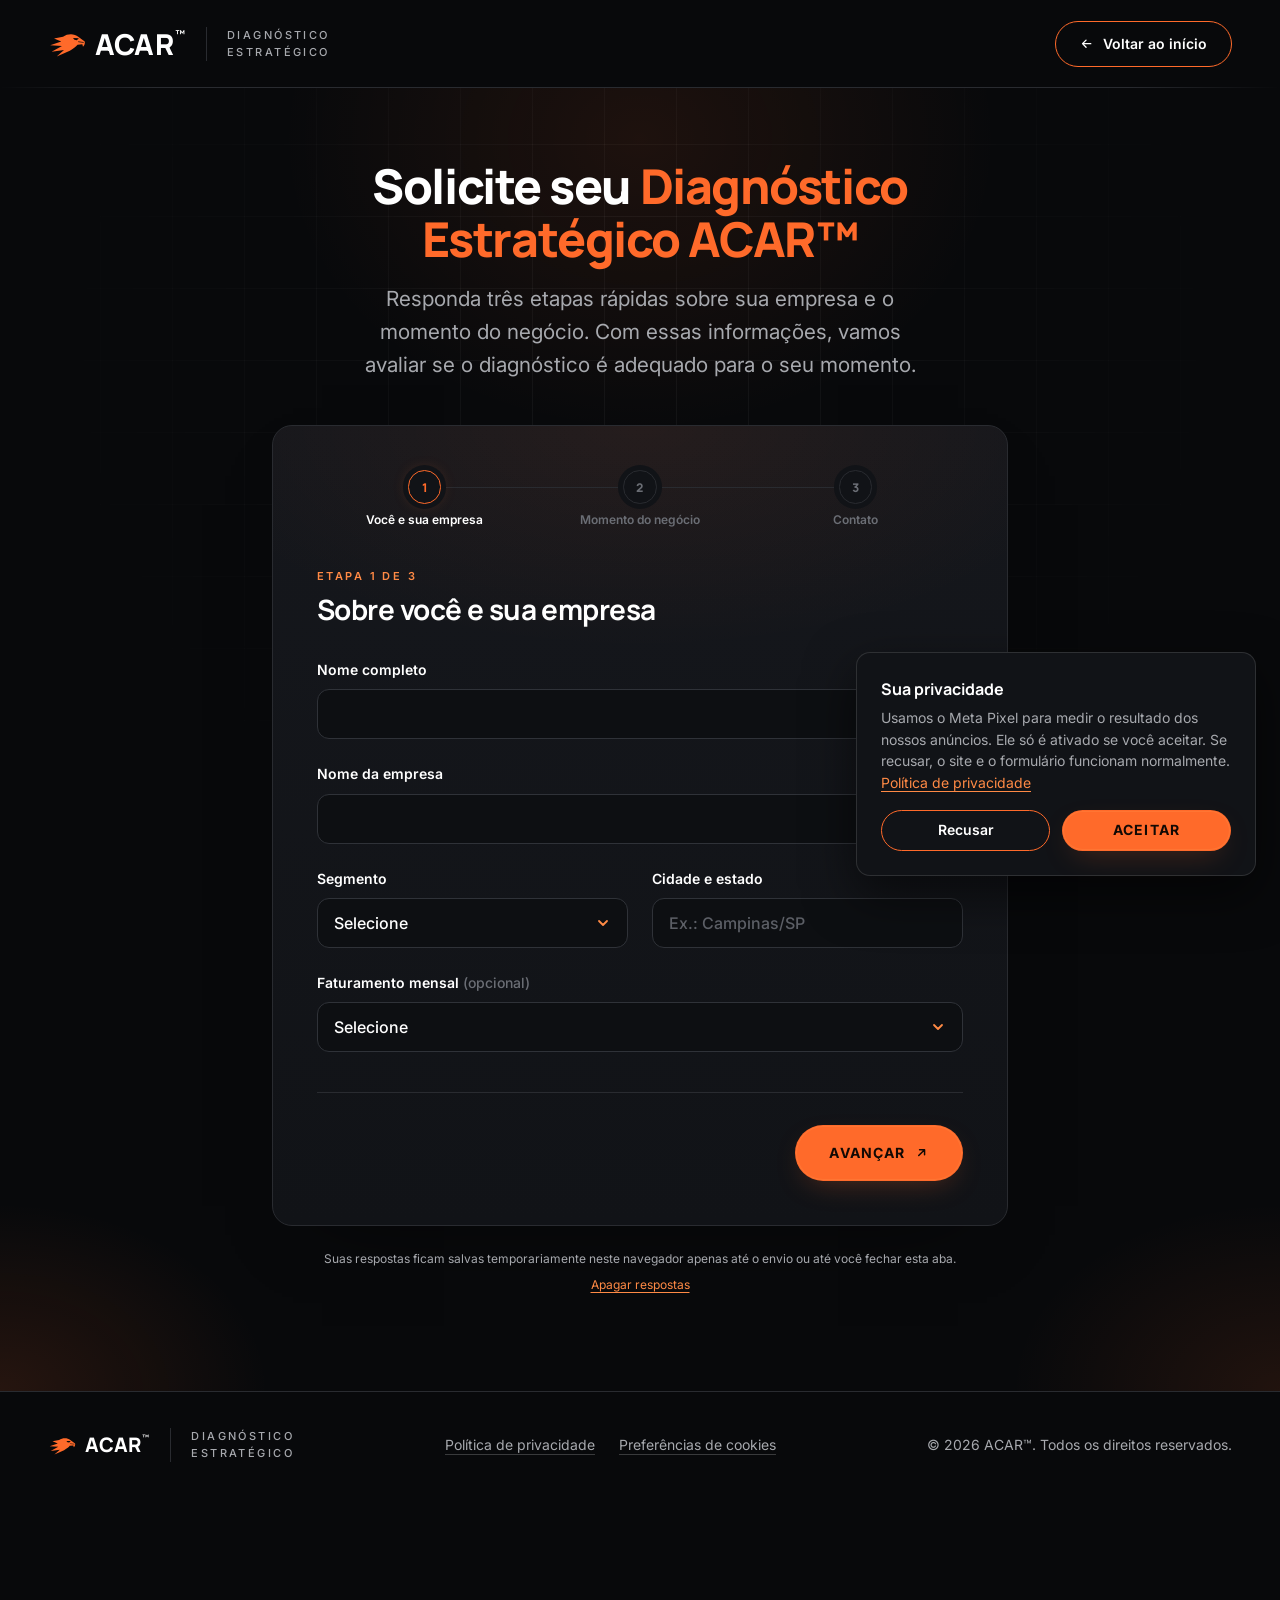
<file: diagnostico/index.html>
<!doctype html>
<html lang="pt-BR">
<head>
  <meta charset="utf-8">
  <meta name="viewport" content="width=device-width, initial-scale=1, viewport-fit=cover">
  <title>Solicitar diagnóstico · ACAR™</title>
  <meta name="description" content="Formulário de solicitação do Diagnóstico Estratégico ACAR™.">
  <meta name="theme-color" content="#08090B">
  <meta name="robots" content="noindex, follow">

  <link rel="icon" href="../assets/favicon.svg" type="image/svg+xml">

  <!-- Fontes: Manrope (títulos) e Inter (textos e interface) -->
  <link rel="preconnect" href="https://fonts.googleapis.com">
  <link rel="preconnect" href="https://fonts.gstatic.com" crossorigin>
  <link rel="stylesheet" href="https://fonts.googleapis.com/css2?family=Inter:wght@400;500;600;700&family=Manrope:wght@600;700;800&display=swap">

  <!-- Mesmo sistema visual da landing + estilos das páginas internas -->
  <link rel="stylesheet" href="../styles.css">
  <link rel="stylesheet" href="../pages.css">
  <script src="../script.js"></script>
  <script src="../tracking.js" defer></script>
  <script src="form.js" defer></script>
</head>
<body>
  <a class="skip-link" href="#formulario">Pular para o formulário</a>

  <!-- ================= CABEÇALHO ================= -->
  <header class="site-header">
    <div class="container site-header__inner">
      <a class="brand reveal" href="/" aria-label="ACAR™ Diagnóstico Estratégico, voltar à página inicial">
        <span class="brand__mark">
          <svg class="brand__eagle" viewBox="0 0 48 36" aria-hidden="true" focusable="false">
            <path fill="currentColor" d="M19 8.5C25 4.2 33.5 4.4 38.2 8.6L46.4 14.6C47 16.8 46.2 19.6 44.2 21.2L43.4 18.1 37.3 18.6C35.2 21.4 31.8 23.6 27.6 26.1L11 33.6 20.2 25.2 4.6 27.4 17.6 20.3 2.8 19.4 16.8 14.4 7.6 10.6Z"/>
            <path fill="#08090B" d="M31.6 10.2 39 10.4 36.4 12.9 33.4 12.3Z"/>
            <path d="M38.6 14.8 44.6 15.8" stroke="#08090B" stroke-width=".9" stroke-linecap="round"/>
          </svg>
          <span class="brand__name">ACAR<sup>™</sup></span>
        </span>
        <span class="brand__descriptor"><span>Diagnóstico</span><span>Estratégico</span></span>
      </a>

      <a class="btn btn--outline site-header__cta site-header__back reveal" style="--d: 1" href="/" aria-label="Voltar ao início">
        <svg class="btn__icon" viewBox="0 0 16 16" aria-hidden="true" focusable="false"><path d="M4.5 11.5 11.5 4.5M5.5 4.5h6v6" fill="none" stroke="currentColor" stroke-width="1.6" stroke-linecap="round" stroke-linejoin="round"/></svg>
        <span><span class="site-header__back-long">Voltar ao </span><span class="site-header__back-short">I</span><span class="site-header__back-long">i</span>nício</span>
      </a>
    </div>
  </header>

  <main class="page" id="conteudo">
    <div class="container page__container">

      <header class="page__intro reveal" style="--d: 2">
        <h1 class="page__title">Solicite seu <em>Diagnóstico Estratégico ACAR™</em></h1>
        <p class="page__lead">Responda três etapas rápidas sobre sua empresa e o momento do negócio. Com essas informações, vamos avaliar se o diagnóstico é adequado para o seu momento.</p>
      </header>


      <!-- ================= FORMULÁRIO ================= -->
      <form class="form-card reveal" style="--d: 3" id="formulario" novalidate aria-describedby="form-progress-text">

        <ol class="stepper" id="stepper" aria-label="Etapas do formulário">
          <li class="stepper__item is-current" aria-current="step"><span class="stepper__num">1</span><span class="stepper__label">Você e sua empresa</span></li>
          <li class="stepper__item"><span class="stepper__num">2</span><span class="stepper__label">Momento do negócio</span></li>
          <li class="stepper__item"><span class="stepper__num">3</span><span class="stepper__label">Contato</span></li>
        </ol>
        <p class="visually-hidden" id="form-progress-text" aria-live="polite">Etapa 1 de 3: Sobre você e sua empresa</p>

        <!-- ---------- Etapa 1 ---------- -->
        <fieldset class="form-step" data-step="1" aria-labelledby="step1-title">
          <div class="form-step__head">
            <span class="form-step__count">Etapa 1 de 3</span>
            <h2 class="form-step__title" id="step1-title" tabindex="-1">Sobre você e sua empresa</h2>
          </div>

          <div class="form-step__fields">
            <div class="field">
              <label class="field__label" for="nome">Nome completo</label>
              <input class="input" id="nome" name="nome" type="text" autocomplete="name" maxlength="120" required aria-describedby="nome-error">
              <p class="field__error" id="nome-error" aria-live="polite"></p>
            </div>

            <div class="field">
              <label class="field__label" for="empresa">Nome da empresa</label>
              <input class="input" id="empresa" name="empresa" type="text" autocomplete="organization" maxlength="120" required aria-describedby="empresa-error">
              <p class="field__error" id="empresa-error" aria-live="polite"></p>
            </div>

            <div class="field-row">
              <div class="field">
                <label class="field__label" for="segmento">Segmento</label>
                <select class="select" id="segmento" name="segmento" required aria-describedby="segmento-error">
                  <option value="">Selecione</option>
                  <option>Clínicas e consultórios</option>
                  <option>Estética e procedimentos</option>
                  <option>Serviços veterinários</option>
                  <option>Imobiliária</option>
                  <option>Serviços especializados</option>
                  <option>Comércio</option>
                  <option>Educação</option>
                  <option>Outro</option>
                </select>
                <p class="field__error" id="segmento-error" aria-live="polite"></p>
              </div>

              <div class="field">
                <label class="field__label" for="cidade">Cidade e estado</label>
                <input class="input" id="cidade" name="cidade" type="text" autocomplete="address-level2" maxlength="80" placeholder="Ex.: Campinas/SP" required aria-describedby="cidade-error">
                <p class="field__error" id="cidade-error" aria-live="polite"></p>
              </div>
            </div>

            <div class="field" data-show-when="segmento=Outro" hidden>
              <label class="field__label" for="segmento_outro">Qual é o segmento?</label>
              <input class="input" id="segmento_outro" name="segmento_outro" type="text" maxlength="80" data-required-when="segmento=Outro" aria-describedby="segmento_outro-error">
              <p class="field__error" id="segmento_outro-error" aria-live="polite"></p>
            </div>

            <div class="field">
              <label class="field__label" for="faturamento">Faturamento mensal <span class="field__optional">(opcional)</span></label>
              <select class="select" id="faturamento" name="faturamento">
                <option value="">Selecione</option>
                <option>Até R$ 10 mil</option>
                <option>R$ 10 mil a R$ 30 mil</option>
                <option>R$ 30 mil a R$ 100 mil</option>
                <option>R$ 100 mil a R$ 300 mil</option>
                <option>R$ 300 mil a R$ 1 milhão</option>
                <option>Acima de R$ 1 milhão</option>
                <option>Prefiro não informar</option>
              </select>
            </div>
          </div>
        </fieldset>

        <!-- ---------- Etapa 2 ---------- -->
        <fieldset class="form-step" data-step="2" aria-labelledby="step2-title" hidden>
          <div class="form-step__head">
            <span class="form-step__count">Etapa 2 de 3</span>
            <h2 class="form-step__title" id="step2-title" tabindex="-1">Momento do negócio</h2>
          </div>

          <div class="form-step__fields">
            <fieldset class="choices" id="desafio-group" aria-describedby="desafio-error">
              <legend class="choices__legend">Principal desafio comercial</legend>
              <div class="choices__list">
                <label class="choice"><input type="radio" name="desafio" value="Aquisição" required><span class="choice__mark" aria-hidden="true"></span><span class="choice__text"><strong>Aquisição</strong>Atrair mais oportunidades qualificadas.</span></label>
                <label class="choice"><input type="radio" name="desafio" value="Conversão"><span class="choice__mark" aria-hidden="true"></span><span class="choice__text"><strong>Conversão</strong>Transformar mais oportunidades em vendas.</span></label>
                <label class="choice"><input type="radio" name="desafio" value="Atendimento"><span class="choice__mark" aria-hidden="true"></span><span class="choice__text"><strong>Atendimento</strong>Melhorar o processo comercial e o acompanhamento.</span></label>
                <label class="choice"><input type="radio" name="desafio" value="Retenção"><span class="choice__mark" aria-hidden="true"></span><span class="choice__text"><strong>Retenção</strong>Aumentar recompra e fidelização.</span></label>
                <label class="choice"><input type="radio" name="desafio" value="Outro"><span class="choice__mark" aria-hidden="true"></span><span class="choice__text"><strong>Outro</strong>Vou especificar.</span></label>
              </div>
              <p class="field__error" id="desafio-error" aria-live="polite"></p>
            </fieldset>

            <div class="field" data-show-when="desafio=Outro" hidden>
              <label class="field__label" for="desafio_outro">Qual é o desafio?</label>
              <input class="input" id="desafio_outro" name="desafio_outro" type="text" maxlength="120" data-required-when="desafio=Outro" aria-describedby="desafio_outro-error">
              <p class="field__error" id="desafio_outro-error" aria-live="polite"></p>
            </div>

            <div class="field">
              <label class="field__label" for="desafio_detalhe">Quer explicar melhor o desafio? <span class="field__optional">(opcional)</span></label>
              <textarea class="textarea" id="desafio_detalhe" name="desafio_detalhe" maxlength="800" aria-describedby="desafio_detalhe-hint"></textarea>
              <p class="field__hint" id="desafio_detalhe-hint">Até 800 caracteres.</p>
            </div>

            <div class="field">
              <label class="field__label" for="objetivo">Principal objetivo</label>
              <input class="input" id="objetivo" name="objetivo" type="text" maxlength="160" required aria-describedby="objetivo-hint objetivo-error">
              <p class="field__hint" id="objetivo-hint">Em uma frase curta, o que você quer alcançar.</p>
              <p class="field__error" id="objetivo-error" aria-live="polite"></p>
            </div>

            <fieldset class="choices" id="prazo-group" aria-describedby="prazo-error">
              <legend class="choices__legend">Prazo para resolver o desafio</legend>
              <div class="choices__list choices__list--pills">
                <label class="choice"><input type="radio" name="prazo" value="O quanto antes" required><span class="choice__mark" aria-hidden="true"></span><span class="choice__text">O quanto antes</span></label>
                <label class="choice"><input type="radio" name="prazo" value="Em até 30 dias"><span class="choice__mark" aria-hidden="true"></span><span class="choice__text">Em até 30 dias</span></label>
                <label class="choice"><input type="radio" name="prazo" value="Em 1 a 3 meses"><span class="choice__mark" aria-hidden="true"></span><span class="choice__text">Em 1 a 3 meses</span></label>
                <label class="choice"><input type="radio" name="prazo" value="Sem prazo definido"><span class="choice__mark" aria-hidden="true"></span><span class="choice__text">Sem prazo definido</span></label>
              </div>
              <p class="field__error" id="prazo-error" aria-live="polite"></p>
            </fieldset>
          </div>
        </fieldset>

        <!-- ---------- Etapa 3 ---------- -->
        <fieldset class="form-step" data-step="3" aria-labelledby="step3-title" hidden>
          <div class="form-step__head">
            <span class="form-step__count">Etapa 3 de 3</span>
            <h2 class="form-step__title" id="step3-title" tabindex="-1">Contato</h2>
          </div>

          <div class="form-step__fields">
            <div class="field">
              <label class="field__label" for="whatsapp">WhatsApp com DDD</label>
              <input class="input" id="whatsapp" name="whatsapp" type="tel" inputmode="numeric" autocomplete="tel-national" maxlength="15" placeholder="(11) 91234-5678" required aria-describedby="whatsapp-error">
              <p class="field__error" id="whatsapp-error" aria-live="polite"></p>
            </div>

            <div class="field">
              <label class="field__label" for="email">E-mail</label>
              <input class="input" id="email" name="email" type="email" autocomplete="email" maxlength="160" required aria-describedby="email-error">
              <p class="field__error" id="email-error" aria-live="polite"></p>
            </div>

            <div class="field">
              <label class="field__label" for="instagram">Instagram da empresa <span class="field__optional">(opcional)</span></label>
              <input class="input" id="instagram" name="instagram" type="text" autocapitalize="off" autocomplete="off" spellcheck="false" maxlength="60" placeholder="@suaempresa" aria-describedby="instagram-error">
              <p class="field__error" id="instagram-error" aria-live="polite"></p>
            </div>

            <div class="field">
              <label class="consent">
                <input type="checkbox" id="consentimento" name="consentimento" value="sim" required aria-describedby="consentimento-error">
                <span>Autorizo o contato pelo WhatsApp e e-mail informados para tratar desta solicitação, conforme a <a data-privacy-link>política de privacidade</a>.</span>
              </label>
              <p class="field__error" id="consentimento-error" aria-live="polite"></p>
            </div>

            <!-- Honeypot anti-spam: deve ficar vazio -->
            <div class="hp-field" aria-hidden="true">
              <label for="website">Não preencha este campo</label>
              <input id="website" name="website" type="text" tabindex="-1" autocomplete="off">
            </div>
          </div>
        </fieldset>

        <div class="form-actions">
          <button class="btn btn--ghost" type="button" id="btn-voltar" hidden>
            <svg class="btn__icon" viewBox="0 0 16 16" aria-hidden="true" focusable="false"><path d="M4.5 11.5 11.5 4.5M5.5 4.5h6v6" fill="none" stroke="currentColor" stroke-width="1.6" stroke-linecap="round" stroke-linejoin="round"/></svg>
            Voltar
          </button>
          <button class="btn btn--primary form-actions__next" type="submit" id="btn-avancar">
            <span id="btn-avancar-label">Avançar</span>
            <svg class="btn__icon" viewBox="0 0 16 16" aria-hidden="true" focusable="false"><path d="M4.5 11.5 11.5 4.5M5.5 4.5h6v6" fill="none" stroke="currentColor" stroke-width="1.8" stroke-linecap="round" stroke-linejoin="round"/></svg>
          </button>
        </div>

        <div class="form-status" id="form-status" role="status" aria-live="polite"></div>
      </form>

      <p class="form-note">
        <span>Suas respostas ficam salvas temporariamente neste navegador apenas até o envio ou até você fechar esta aba.</span>
        <button class="link-button" type="button" id="btn-limpar">Apagar respostas</button>
      </p>

    </div>
  </main>

  <!-- ================= RODAPÉ ================= -->
  <footer class="site-footer">
    <div class="container site-footer__inner">
      <a class="brand site-footer__brand" href="/" aria-label="ACAR™ Diagnóstico Estratégico, voltar à página inicial">
        <span class="brand__mark">
          <svg class="brand__eagle" viewBox="0 0 48 36" aria-hidden="true" focusable="false">
            <path fill="currentColor" d="M19 8.5C25 4.2 33.5 4.4 38.2 8.6L46.4 14.6C47 16.8 46.2 19.6 44.2 21.2L43.4 18.1 37.3 18.6C35.2 21.4 31.8 23.6 27.6 26.1L11 33.6 20.2 25.2 4.6 27.4 17.6 20.3 2.8 19.4 16.8 14.4 7.6 10.6Z"/>
            <path fill="#08090B" d="M31.6 10.2 39 10.4 36.4 12.9 33.4 12.3Z"/>
            <path d="M38.6 14.8 44.6 15.8" stroke="#08090B" stroke-width=".9" stroke-linecap="round"/>
          </svg>
          <span class="brand__name">ACAR<sup>™</sup></span>
        </span>
        <span class="brand__descriptor"><span>Diagnóstico</span><span>Estratégico</span></span>
      </a>
      <nav class="site-footer__links" aria-label="Privacidade">
        <a href="/privacidade/">Política de privacidade</a>
        <button type="button" class="site-footer__link-btn" data-consent-open>Preferências de cookies</button>
      </nav>
      <p class="site-footer__copy">© 2026 ACAR™. Todos os direitos reservados.</p>
    </div>
  </footer>
</body>
</html>
</file>
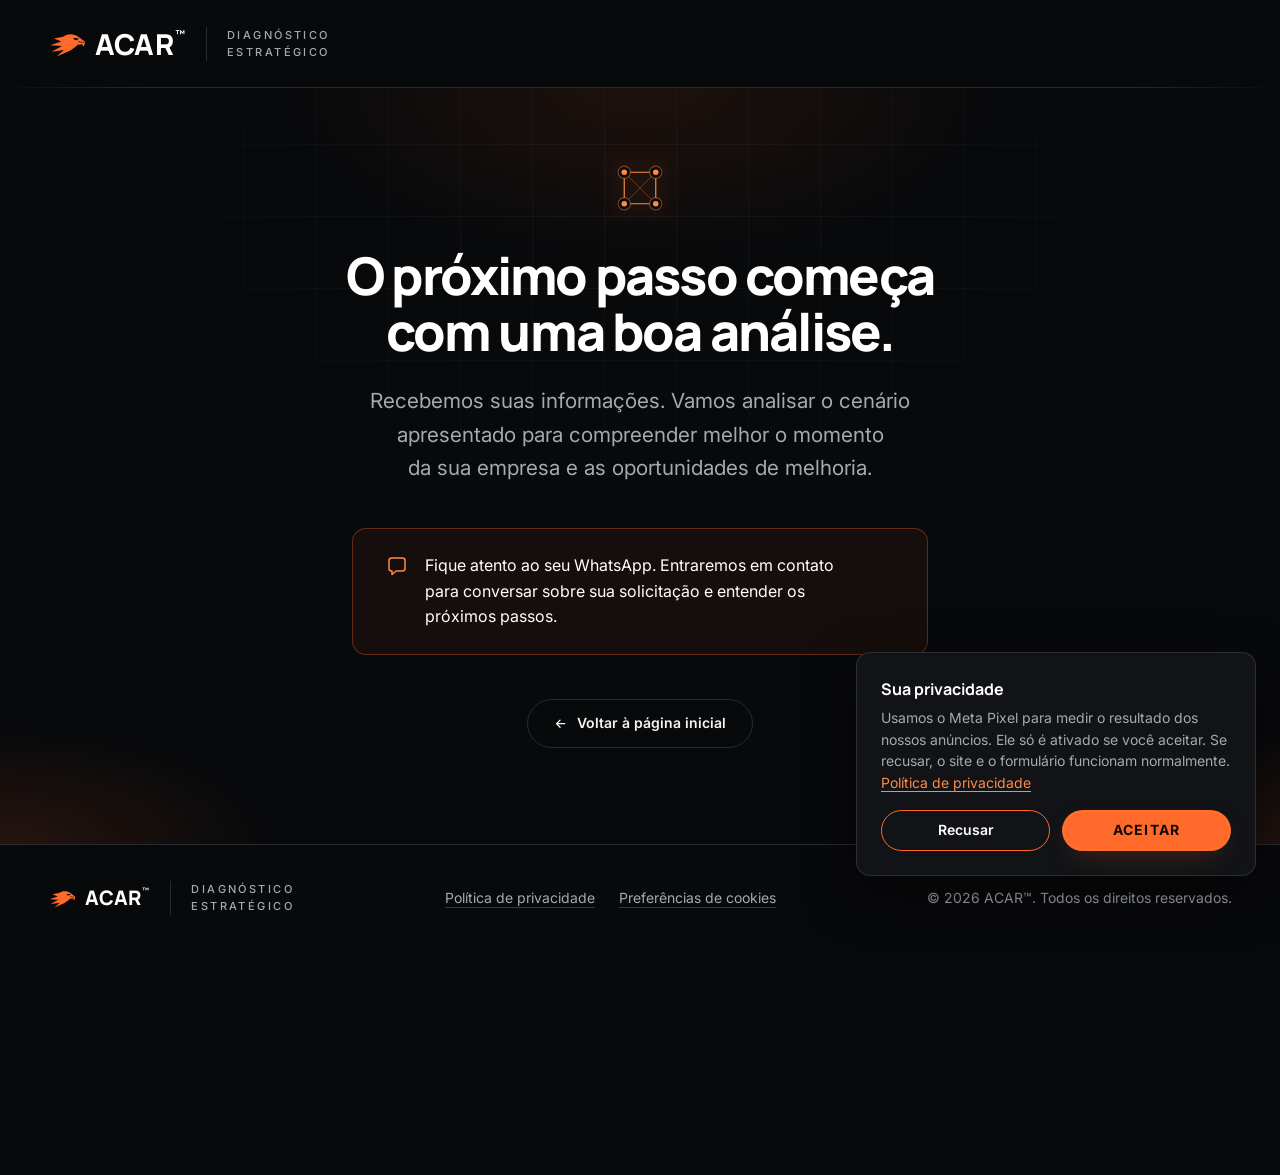
<file: obrigado/index.html>
<!doctype html>
<html lang="pt-BR">
<head>
  <meta charset="utf-8">
  <meta name="viewport" content="width=device-width, initial-scale=1, viewport-fit=cover">
  <title>Solicitação recebida · ACAR™</title>
  <meta name="description" content="Confirmação da solicitação do Diagnóstico Estratégico ACAR™.">
  <meta name="theme-color" content="#08090B">
  <!-- Página de confirmação: não deve aparecer em buscadores -->
  <meta name="robots" content="noindex, nofollow">

  <link rel="icon" href="../assets/favicon.svg" type="image/svg+xml">

  <link rel="preconnect" href="https://fonts.googleapis.com">
  <link rel="preconnect" href="https://fonts.gstatic.com" crossorigin>
  <link rel="stylesheet" href="https://fonts.googleapis.com/css2?family=Inter:wght@400;500;600;700&family=Manrope:wght@600;700;800&display=swap">

  <link rel="stylesheet" href="../styles.css">
  <link rel="stylesheet" href="../pages.css">
  <script src="../script.js"></script>
  <script src="../tracking.js" defer></script>
</head>
<body data-pixel-lead>
  <a class="skip-link" href="#conteudo">Pular para o conteúdo</a>

  <!-- ================= CABEÇALHO ================= -->
  <header class="site-header">
    <div class="container site-header__inner">
      <a class="brand reveal" href="/" aria-label="ACAR™ Diagnóstico Estratégico, voltar à página inicial">
        <span class="brand__mark">
          <svg class="brand__eagle" viewBox="0 0 48 36" aria-hidden="true" focusable="false">
            <path fill="currentColor" d="M19 8.5C25 4.2 33.5 4.4 38.2 8.6L46.4 14.6C47 16.8 46.2 19.6 44.2 21.2L43.4 18.1 37.3 18.6C35.2 21.4 31.8 23.6 27.6 26.1L11 33.6 20.2 25.2 4.6 27.4 17.6 20.3 2.8 19.4 16.8 14.4 7.6 10.6Z"/>
            <path fill="#08090B" d="M31.6 10.2 39 10.4 36.4 12.9 33.4 12.3Z"/>
            <path d="M38.6 14.8 44.6 15.8" stroke="#08090B" stroke-width=".9" stroke-linecap="round"/>
          </svg>
          <span class="brand__name">ACAR<sup>™</sup></span>
        </span>
        <span class="brand__descriptor"><span>Diagnóstico</span><span>Estratégico</span></span>
      </a>
    </div>
  </header>

  <main class="page" id="conteudo">
    <div class="container page__container thanks">

      <!-- Símbolo "As Quatro Conexões" (mesmo desenho do componente da landing) -->
      <svg class="thanks__mark reveal" viewBox="0 0 64 64" aria-hidden="true" focusable="false">
        <path d="M14 14 50 50M50 14 14 50" fill="none" stroke="currentColor" stroke-width="1" stroke-opacity=".35"/>
        <path d="M14 14H50V50H14Z" fill="none" stroke="currentColor" stroke-width="1.3" stroke-linejoin="round"/>
        <g stroke="currentColor" stroke-width="1.2" stroke-opacity=".45" style="fill: var(--qc-ring-fill, #111317)">
          <circle cx="14" cy="14" r="7"/>
          <circle cx="50" cy="14" r="7"/>
          <circle cx="14" cy="50" r="7"/>
          <circle cx="50" cy="50" r="7"/>
        </g>
        <g fill="currentColor">
          <circle cx="14" cy="14" r="3.2"/>
          <circle cx="50" cy="14" r="3.2"/>
          <circle cx="14" cy="50" r="3.2"/>
          <circle cx="50" cy="50" r="3.2"/>
        </g>
      </svg>

      <h1 class="thanks__title reveal" style="--d: 1">O próximo passo começa com uma boa análise.</h1>

      <p class="thanks__text reveal" style="--d: 2">Recebemos suas informações. Vamos analisar o cenário apresentado para compreender melhor o momento da sua empresa e as oportunidades de melhoria.</p>

      <p class="thanks__next reveal" style="--d: 3">
        <svg viewBox="0 0 24 24" aria-hidden="true" focusable="false"><path d="M7 16h-.5A2.5 2.5 0 0 1 4 13.5v-8A2.5 2.5 0 0 1 6.5 3h11A2.5 2.5 0 0 1 20 5.5v8a2.5 2.5 0 0 1-2.5 2.5H11l-4 3.5z"/></svg>
        <span>Fique atento ao seu WhatsApp. Entraremos em contato para conversar sobre sua solicitação e entender os próximos passos.</span>
      </p>

      <a class="btn btn--ghost thanks__back reveal" style="--d: 4" href="/">
        <svg class="btn__icon" viewBox="0 0 16 16" aria-hidden="true" focusable="false"><path d="M4.5 11.5 11.5 4.5M5.5 4.5h6v6" fill="none" stroke="currentColor" stroke-width="1.6" stroke-linecap="round" stroke-linejoin="round"/></svg>
        Voltar à página inicial
      </a>
    </div>
  </main>

  <!-- ================= RODAPÉ ================= -->
  <footer class="site-footer">
    <div class="container site-footer__inner">
      <a class="brand site-footer__brand" href="/" aria-label="ACAR™ Diagnóstico Estratégico, voltar à página inicial">
        <span class="brand__mark">
          <svg class="brand__eagle" viewBox="0 0 48 36" aria-hidden="true" focusable="false">
            <path fill="currentColor" d="M19 8.5C25 4.2 33.5 4.4 38.2 8.6L46.4 14.6C47 16.8 46.2 19.6 44.2 21.2L43.4 18.1 37.3 18.6C35.2 21.4 31.8 23.6 27.6 26.1L11 33.6 20.2 25.2 4.6 27.4 17.6 20.3 2.8 19.4 16.8 14.4 7.6 10.6Z"/>
            <path fill="#08090B" d="M31.6 10.2 39 10.4 36.4 12.9 33.4 12.3Z"/>
            <path d="M38.6 14.8 44.6 15.8" stroke="#08090B" stroke-width=".9" stroke-linecap="round"/>
          </svg>
          <span class="brand__name">ACAR<sup>™</sup></span>
        </span>
        <span class="brand__descriptor"><span>Diagnóstico</span><span>Estratégico</span></span>
      </a>
      <nav class="site-footer__links" aria-label="Privacidade">
        <a href="/privacidade/">Política de privacidade</a>
        <button type="button" class="site-footer__link-btn" data-consent-open>Preferências de cookies</button>
      </nav>
      <p class="site-footer__copy">© 2026 ACAR™. Todos os direitos reservados.</p>
    </div>
  </footer>
</body>
</html>
</file>
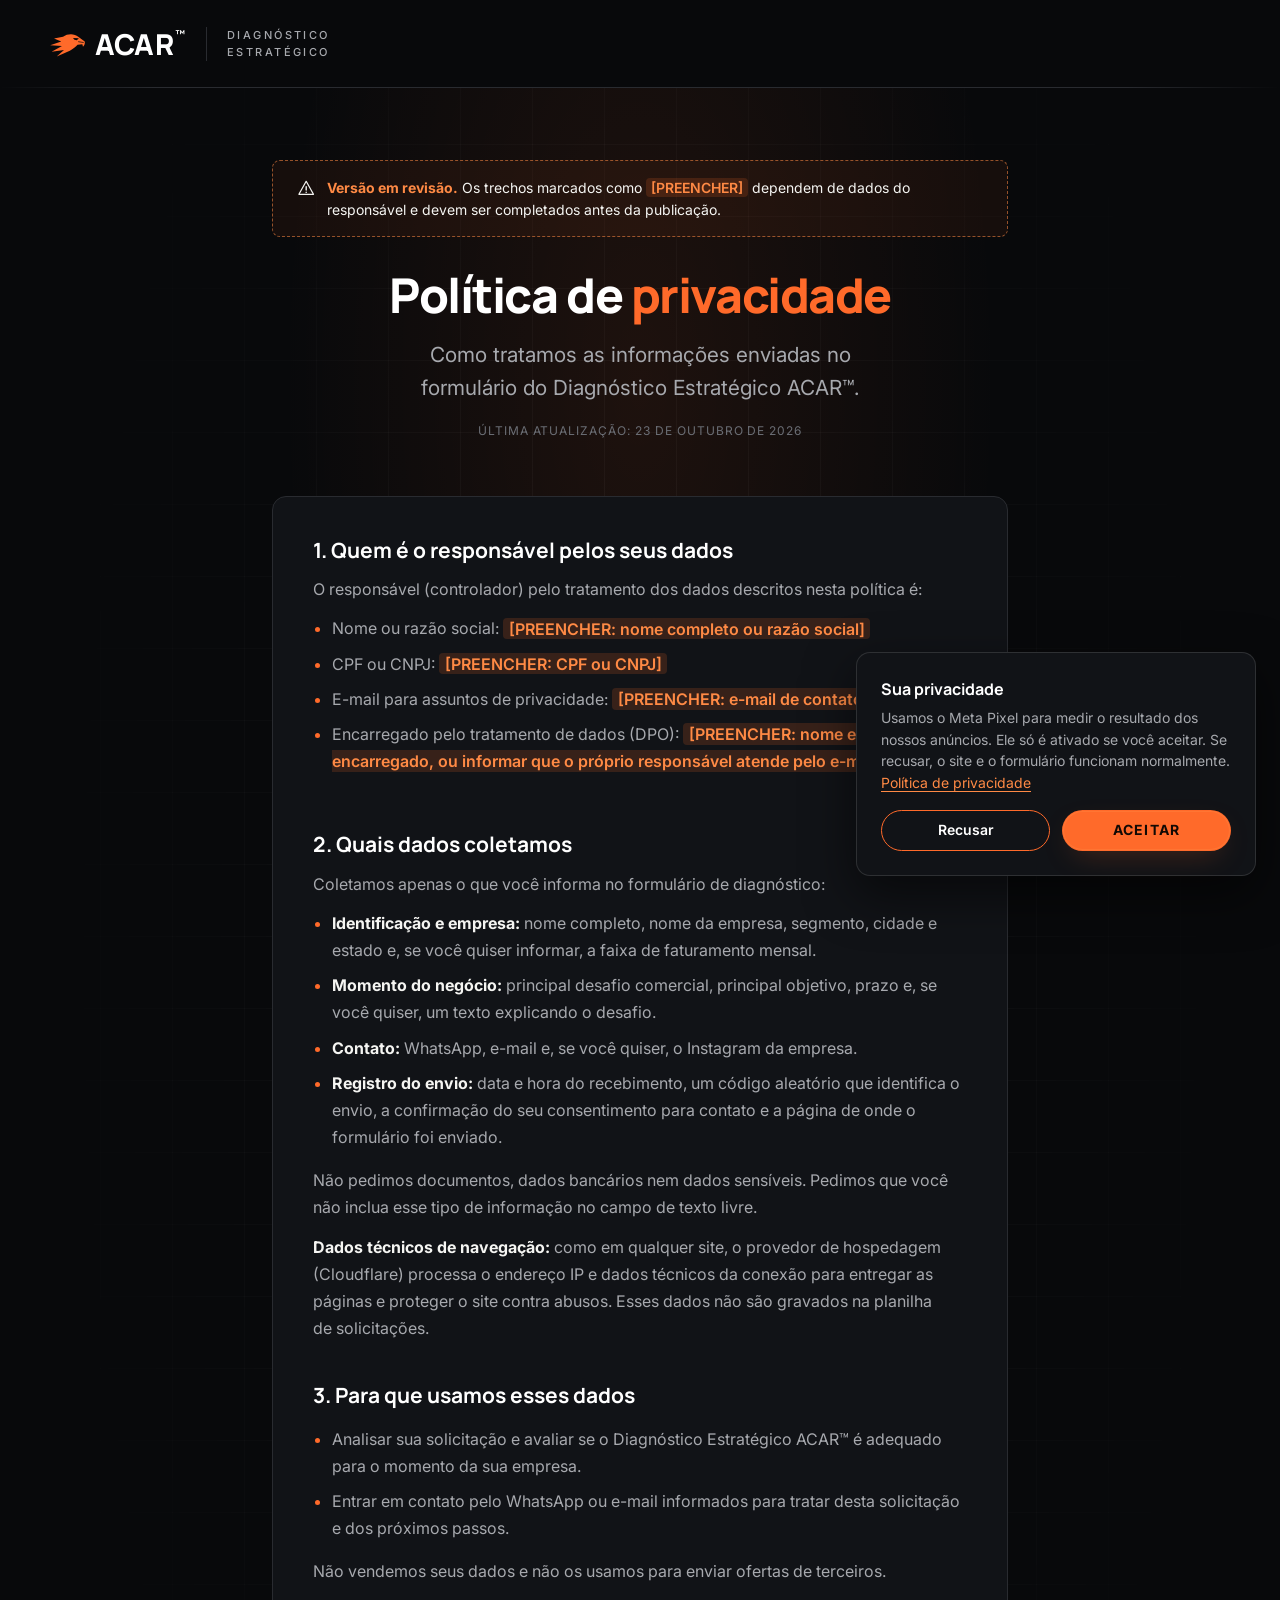
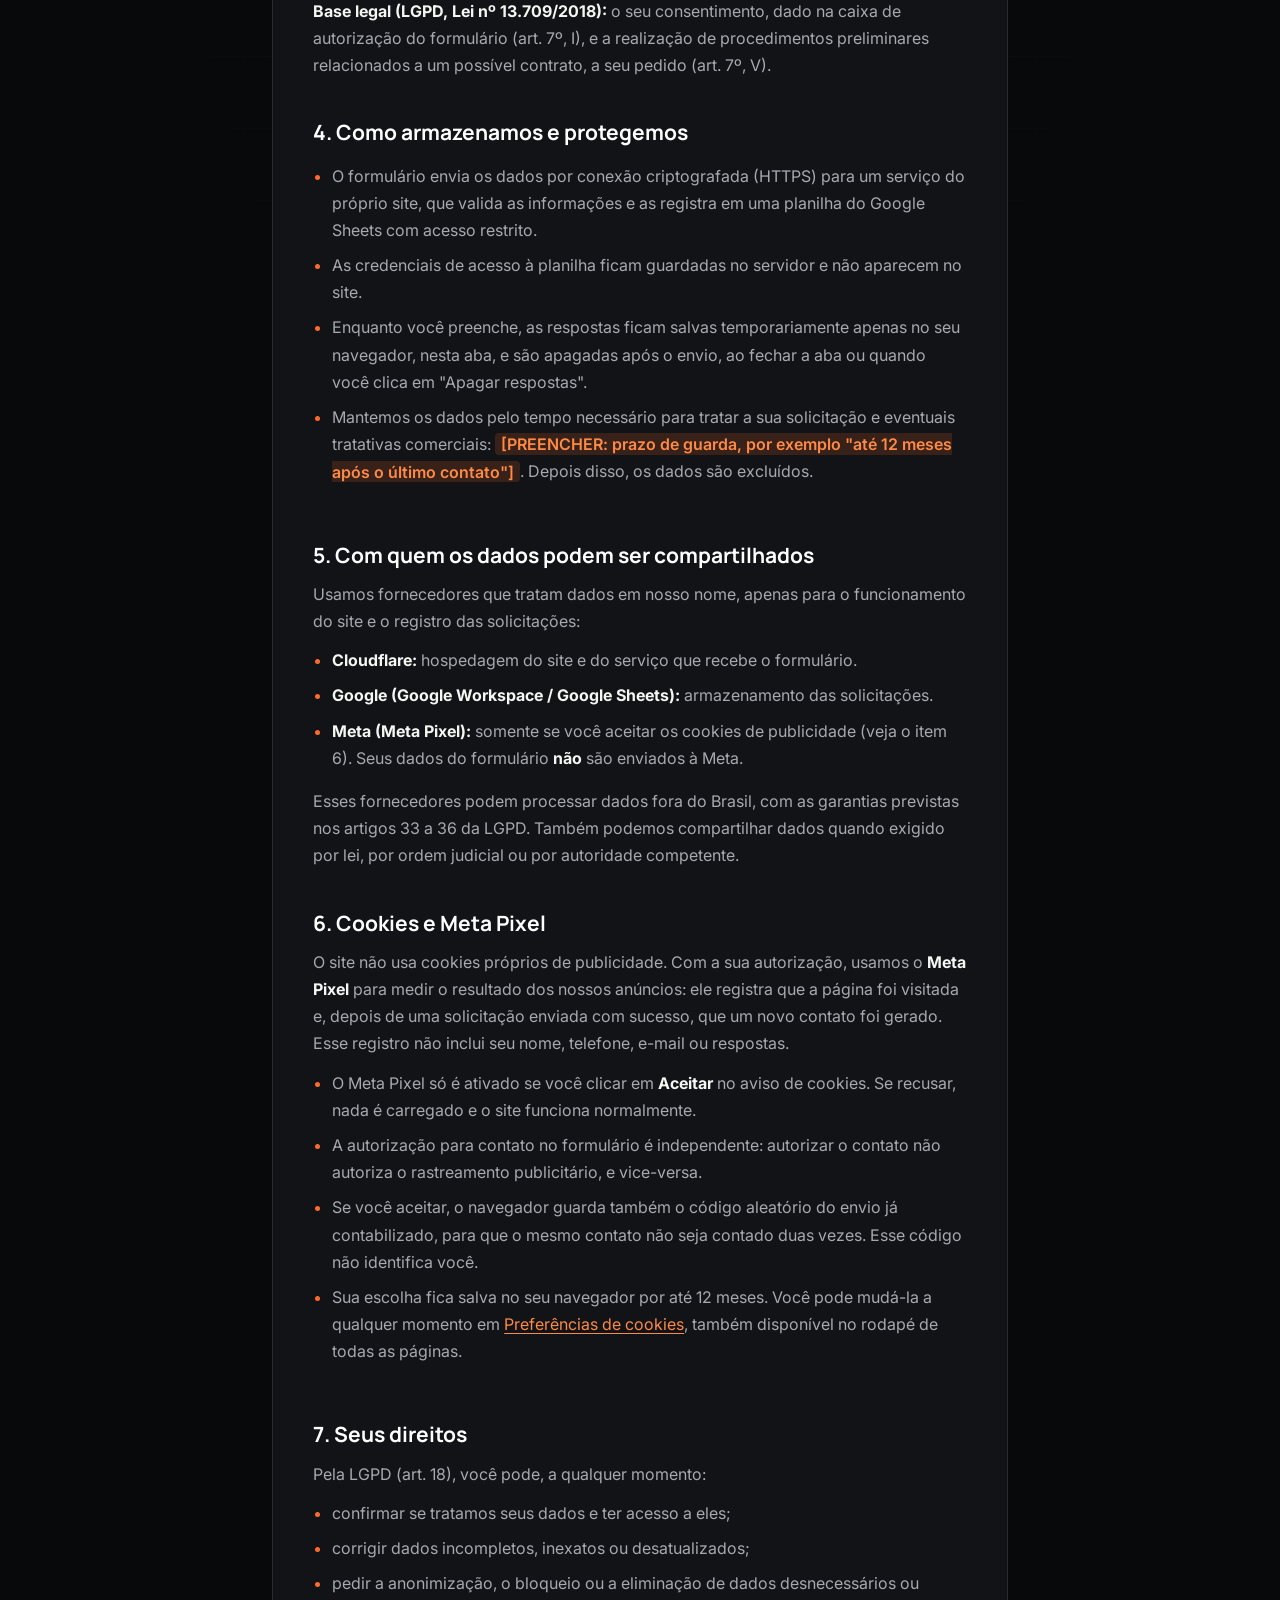
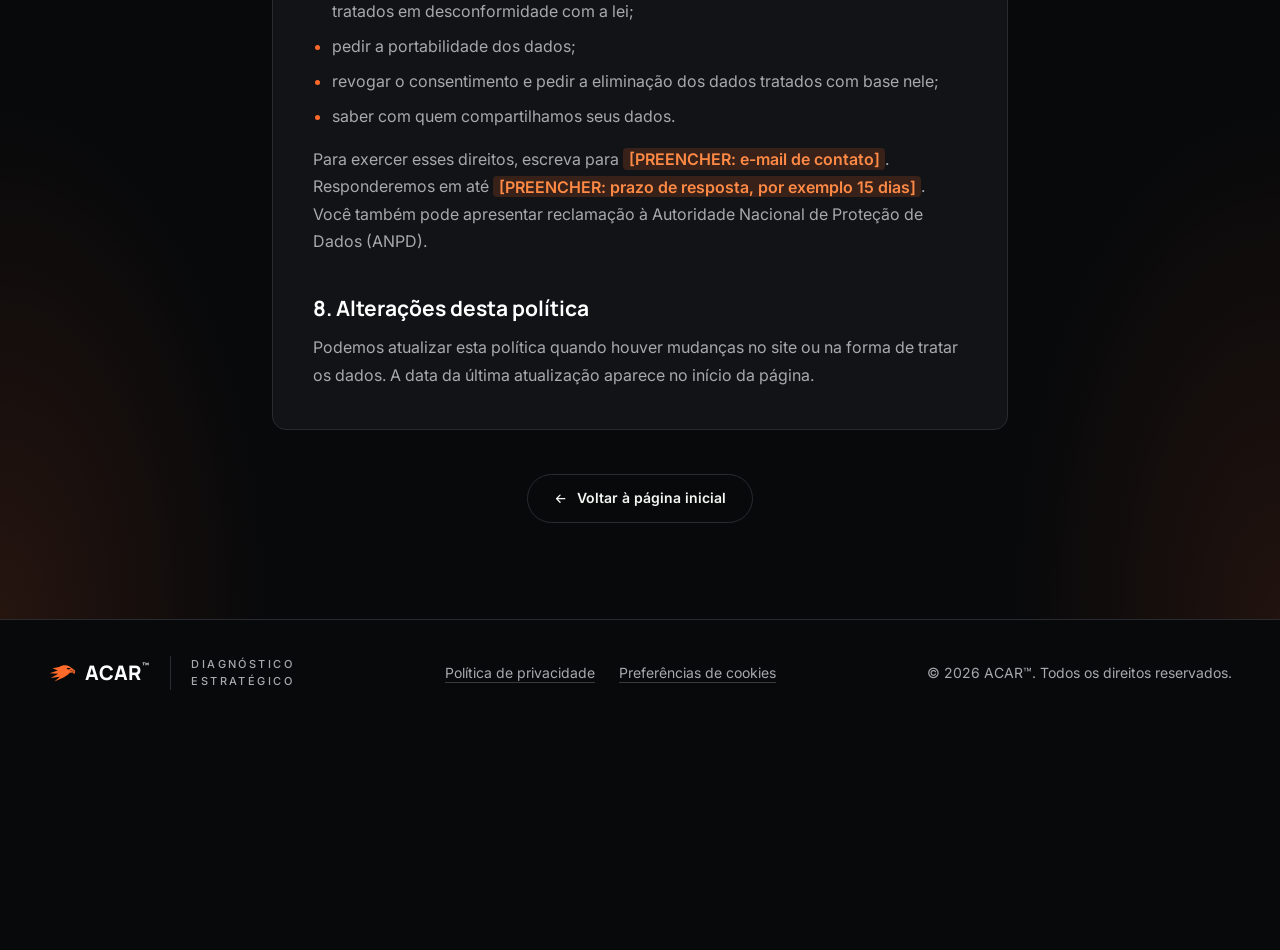
<file: privacidade/index.html>
<!doctype html>
<html lang="pt-BR">
<head>
  <meta charset="utf-8">
  <meta name="viewport" content="width=device-width, initial-scale=1, viewport-fit=cover">
  <title>Política de privacidade · ACAR™</title>
  <meta name="description" content="Como o Diagnóstico Estratégico ACAR™ trata os dados informados no formulário de diagnóstico.">
  <meta name="theme-color" content="#08090B">

  <link rel="icon" href="../assets/favicon.svg" type="image/svg+xml">

  <link rel="preconnect" href="https://fonts.googleapis.com">
  <link rel="preconnect" href="https://fonts.gstatic.com" crossorigin>
  <link rel="stylesheet" href="https://fonts.googleapis.com/css2?family=Inter:wght@400;500;600;700&family=Manrope:wght@600;700;800&display=swap">

  <link rel="stylesheet" href="../styles.css">
  <link rel="stylesheet" href="../pages.css">
  <script src="../script.js"></script>
  <script src="../tracking.js" defer></script>
</head>
<!-- Página institucional: não envia PageView ao Meta Pixel -->
<body data-pixel-pageview="false">
  <a class="skip-link" href="#conteudo">Pular para o conteúdo</a>

  <!-- ================= CABEÇALHO ================= -->
  <header class="site-header">
    <div class="container site-header__inner">
      <a class="brand reveal" href="/" aria-label="ACAR™ Diagnóstico Estratégico, voltar à página inicial">
        <span class="brand__mark">
          <svg class="brand__eagle" viewBox="0 0 48 36" aria-hidden="true" focusable="false">
            <path fill="currentColor" d="M19 8.5C25 4.2 33.5 4.4 38.2 8.6L46.4 14.6C47 16.8 46.2 19.6 44.2 21.2L43.4 18.1 37.3 18.6C35.2 21.4 31.8 23.6 27.6 26.1L11 33.6 20.2 25.2 4.6 27.4 17.6 20.3 2.8 19.4 16.8 14.4 7.6 10.6Z"/>
            <path fill="#08090B" d="M31.6 10.2 39 10.4 36.4 12.9 33.4 12.3Z"/>
            <path d="M38.6 14.8 44.6 15.8" stroke="#08090B" stroke-width=".9" stroke-linecap="round"/>
          </svg>
          <span class="brand__name">ACAR<sup>™</sup></span>
        </span>
        <span class="brand__descriptor"><span>Diagnóstico</span><span>Estratégico</span></span>
      </a>
    </div>
  </header>

  <main class="page" id="conteudo">
    <div class="container page__container legal">

      <!-- AVISO PROVISÓRIO: remover quando todos os campos [PREENCHER] forem completados -->
      <div class="dev-notice legal__pending" role="note">
        <svg class="dev-notice__icon" viewBox="0 0 24 24" aria-hidden="true" focusable="false"><path d="M12 3 2.5 20h19L12 3Z" fill="none" stroke="currentColor" stroke-width="1.6" stroke-linejoin="round"/><path d="M12 10v4.5M12 17.2v.3" stroke="currentColor" stroke-width="1.8" stroke-linecap="round"/></svg>
        <div>
          <strong>Versão em revisão.</strong> Os trechos marcados como <mark class="legal__fill">[PREENCHER]</mark> dependem de dados do responsável e devem ser completados antes da publicação.
        </div>
      </div>

      <header class="page__intro legal__intro">
        <h1 class="page__title">Política de <em>privacidade</em></h1>
        <p class="page__lead">Como tratamos as informações enviadas no formulário do Diagnóstico Estratégico ACAR™.</p>
        <p class="legal__updated">Última atualização: 23 de outubro de 2026</p>
      </header>

      <article class="legal__body">

        <section aria-labelledby="p1">
          <h2 id="p1">1. Quem é o responsável pelos seus dados</h2>
          <p>O responsável (controlador) pelo tratamento dos dados descritos nesta política é:</p>
          <ul>
            <li>Nome ou razão social: <mark class="legal__fill">[PREENCHER: nome completo ou razão social]</mark></li>
            <li>CPF ou CNPJ: <mark class="legal__fill">[PREENCHER: CPF ou CNPJ]</mark></li>
            <li>E-mail para assuntos de privacidade: <mark class="legal__fill">[PREENCHER: e-mail de contato]</mark></li>
            <li>Encarregado pelo tratamento de dados (DPO): <mark class="legal__fill">[PREENCHER: nome e contato do encarregado, ou informar que o próprio responsável atende pelo e-mail acima]</mark></li>
          </ul>
        </section>

        <section aria-labelledby="p2">
          <h2 id="p2">2. Quais dados coletamos</h2>
          <p>Coletamos apenas o que você informa no formulário de diagnóstico:</p>
          <ul>
            <li><strong>Identificação e empresa:</strong> nome completo, nome da empresa, segmento, cidade e estado e, se você quiser informar, a faixa de faturamento mensal.</li>
            <li><strong>Momento do negócio:</strong> principal desafio comercial, principal objetivo, prazo e, se você quiser, um texto explicando o desafio.</li>
            <li><strong>Contato:</strong> WhatsApp, e-mail e, se você quiser, o Instagram da empresa.</li>
            <li><strong>Registro do envio:</strong> data e hora do recebimento, um código aleatório que identifica o envio, a confirmação do seu consentimento para contato e a página de onde o formulário foi enviado.</li>
          </ul>
          <p>Não pedimos documentos, dados bancários nem dados sensíveis. Pedimos que você não inclua esse tipo de informação no campo de texto livre.</p>
          <p><strong>Dados técnicos de navegação:</strong> como em qualquer site, o provedor de hospedagem (Cloudflare) processa o endereço IP e dados técnicos da conexão para entregar as páginas e proteger o site contra abusos. Esses dados não são gravados na planilha de solicitações.</p>
        </section>

        <section aria-labelledby="p3">
          <h2 id="p3">3. Para que usamos esses dados</h2>
          <ul>
            <li>Analisar sua solicitação e avaliar se o Diagnóstico Estratégico ACAR™ é adequado para o momento da sua empresa.</li>
            <li>Entrar em contato pelo WhatsApp ou e-mail informados para tratar desta solicitação e dos próximos passos.</li>
          </ul>
          <p>Não vendemos seus dados e não os usamos para enviar ofertas de terceiros.</p>
          <p><strong>Base legal (LGPD, Lei nº 13.709/2018):</strong> o seu consentimento, dado na caixa de autorização do formulário (art. 7º, I), e a realização de procedimentos preliminares relacionados a um possível contrato, a seu pedido (art. 7º, V).</p>
        </section>

        <section aria-labelledby="p4">
          <h2 id="p4">4. Como armazenamos e protegemos</h2>
          <ul>
            <li>O formulário envia os dados por conexão criptografada (HTTPS) para um serviço do próprio site, que valida as informações e as registra em uma planilha do Google Sheets com acesso restrito.</li>
            <li>As credenciais de acesso à planilha ficam guardadas no servidor e não aparecem no site.</li>
            <li>Enquanto você preenche, as respostas ficam salvas temporariamente apenas no seu navegador, nesta aba, e são apagadas após o envio, ao fechar a aba ou quando você clica em "Apagar respostas".</li>
            <li>Mantemos os dados pelo tempo necessário para tratar a sua solicitação e eventuais tratativas comerciais: <mark class="legal__fill">[PREENCHER: prazo de guarda, por exemplo "até 12 meses após o último contato"]</mark>. Depois disso, os dados são excluídos.</li>
          </ul>
        </section>

        <section aria-labelledby="p5">
          <h2 id="p5">5. Com quem os dados podem ser compartilhados</h2>
          <p>Usamos fornecedores que tratam dados em nosso nome, apenas para o funcionamento do site e o registro das solicitações:</p>
          <ul>
            <li><strong>Cloudflare:</strong> hospedagem do site e do serviço que recebe o formulário.</li>
            <li><strong>Google (Google Workspace / Google Sheets):</strong> armazenamento das solicitações.</li>
            <li><strong>Meta (Meta Pixel):</strong> somente se você aceitar os cookies de publicidade (veja o item 6). Seus dados do formulário <strong>não</strong> são enviados à Meta.</li>
          </ul>
          <p>Esses fornecedores podem processar dados fora do Brasil, com as garantias previstas nos artigos 33 a 36 da LGPD. Também podemos compartilhar dados quando exigido por lei, por ordem judicial ou por autoridade competente.</p>
        </section>

        <section aria-labelledby="p6">
          <h2 id="p6">6. Cookies e Meta Pixel</h2>
          <p>O site não usa cookies próprios de publicidade. Com a sua autorização, usamos o <strong>Meta Pixel</strong> para medir o resultado dos nossos anúncios: ele registra que a página foi visitada e, depois de uma solicitação enviada com sucesso, que um novo contato foi gerado. Esse registro não inclui seu nome, telefone, e-mail ou respostas.</p>
          <ul>
            <li>O Meta Pixel só é ativado se você clicar em <strong>Aceitar</strong> no aviso de cookies. Se recusar, nada é carregado e o site funciona normalmente.</li>
            <li>A autorização para contato no formulário é independente: autorizar o contato não autoriza o rastreamento publicitário, e vice-versa.</li>
            <li>Se você aceitar, o navegador guarda também o código aleatório do envio já contabilizado, para que o mesmo contato não seja contado duas vezes. Esse código não identifica você.</li>
            <li>Sua escolha fica salva no seu navegador por até 12 meses. Você pode mudá-la a qualquer momento em <button type="button" class="legal__inline-btn" data-consent-open>Preferências de cookies</button>, também disponível no rodapé de todas as páginas.</li>
          </ul>
        </section>

        <section aria-labelledby="p7">
          <h2 id="p7">7. Seus direitos</h2>
          <p>Pela LGPD (art. 18), você pode, a qualquer momento:</p>
          <ul>
            <li>confirmar se tratamos seus dados e ter acesso a eles;</li>
            <li>corrigir dados incompletos, inexatos ou desatualizados;</li>
            <li>pedir a anonimização, o bloqueio ou a eliminação de dados desnecessários ou tratados em desconformidade com a lei;</li>
            <li>pedir a portabilidade dos dados;</li>
            <li>revogar o consentimento e pedir a eliminação dos dados tratados com base nele;</li>
            <li>saber com quem compartilhamos seus dados.</li>
          </ul>
          <p>Para exercer esses direitos, escreva para <mark class="legal__fill">[PREENCHER: e-mail de contato]</mark>. Responderemos em até <mark class="legal__fill">[PREENCHER: prazo de resposta, por exemplo 15 dias]</mark>. Você também pode apresentar reclamação à Autoridade Nacional de Proteção de Dados (ANPD).</p>
        </section>

        <section aria-labelledby="p8">
          <h2 id="p8">8. Alterações desta política</h2>
          <p>Podemos atualizar esta política quando houver mudanças no site ou na forma de tratar os dados. A data da última atualização aparece no início da página.</p>
        </section>

      </article>

      <a class="btn btn--ghost legal__back" href="/">
        <svg class="btn__icon" viewBox="0 0 16 16" aria-hidden="true" focusable="false"><path d="M4.5 11.5 11.5 4.5M5.5 4.5h6v6" fill="none" stroke="currentColor" stroke-width="1.6" stroke-linecap="round" stroke-linejoin="round"/></svg>
        Voltar à página inicial
      </a>
    </div>
  </main>

  <!-- ================= RODAPÉ ================= -->
  <footer class="site-footer">
    <div class="container site-footer__inner">
      <a class="brand site-footer__brand" href="/" aria-label="ACAR™ Diagnóstico Estratégico, voltar à página inicial">
        <span class="brand__mark">
          <svg class="brand__eagle" viewBox="0 0 48 36" aria-hidden="true" focusable="false">
            <path fill="currentColor" d="M19 8.5C25 4.2 33.5 4.4 38.2 8.6L46.4 14.6C47 16.8 46.2 19.6 44.2 21.2L43.4 18.1 37.3 18.6C35.2 21.4 31.8 23.6 27.6 26.1L11 33.6 20.2 25.2 4.6 27.4 17.6 20.3 2.8 19.4 16.8 14.4 7.6 10.6Z"/>
            <path fill="#08090B" d="M31.6 10.2 39 10.4 36.4 12.9 33.4 12.3Z"/>
            <path d="M38.6 14.8 44.6 15.8" stroke="#08090B" stroke-width=".9" stroke-linecap="round"/>
          </svg>
          <span class="brand__name">ACAR<sup>™</sup></span>
        </span>
        <span class="brand__descriptor"><span>Diagnóstico</span><span>Estratégico</span></span>
      </a>
      <nav class="site-footer__links" aria-label="Privacidade">
        <a href="/privacidade/" aria-current="page">Política de privacidade</a>
        <button type="button" class="site-footer__link-btn" data-consent-open>Preferências de cookies</button>
      </nav>
      <p class="site-footer__copy">© 2026 ACAR™. Todos os direitos reservados.</p>
    </div>
  </footer>
</body>
</html>
</file>
<file: styles.css>
/* ==========================================================================
   ACAR™ · Diagnóstico Estratégico · styles.css
   Índice
     1. Tokens (cores, tipografia, espaçamento, bordas, movimento)
     2. Base (reset, container, acessibilidade, entrada .reveal)
     3. Componentes (botões, superfície, eyebrow, marca)
     4. Seção: cabeçalho
     5. Seção: hero
     6. Seção: oportunidades perdidas
     7. Seção: o problema nem sempre é falta de clientes (fundo bege)
     8. Componente: CTA de fim de seção
     9. Seção: antes de buscar mais clientes (fundo branco)
    10. Seção: o método ACAR™ (fundo preto)
    11. Seção: os quatro pilares em detalhe (fundo grafite)
    12. Seção: casos reais (fundo bege)
    13. Seção: o que você recebe (fundo branco)
    14. Seção: execução × visão estratégica (fundo preto)
    15. Seção: para quem faz sentido (fundo bege)
    16. Seção: perguntas frequentes (fundo branco)
    17. Seção: fechamento (fundo preto)
    18. Rodapé
     → Novas seções entram ao final deste arquivo, uma por vez.
   ========================================================================== */

/* ==========================================================================
   ACAR™ · Design tokens
   Layout: página escura única; cabeçalho e hero formam um só palco,
   texto à esquerda, diagrama de análise à direita, grade técnica discreta.
   ========================================================================== */

:root {
  /* Paleta da marca */
  --c-black: #08090B;
  --c-surface: #111317;
  --c-orange: #FF6A2A;
  --c-orange-glow: #FF8A45;
  --c-white: #FFFFFF;
  --c-white-soft: #F5F5F2;
  --c-beige: #F2EFE8;
  --c-text-secondary: #A7A9AE;
  --c-border: #292B30;
  --c-graphite: #0E1013;   /* fundo de seções alternadas, entre o preto e a superfície */
  --c-ink: #17191E;        /* texto grafite sobre fundo claro */
  --c-ink-soft: #4D5058;   /* texto de apoio sobre fundo claro */
  --c-orange-deep: #E85D24; /* laranja para ícones e destaques sobre fundo claro */
  --c-negative: #D4554D;   /* vermelho sóbrio para indicar ausência (bloco 9) */

  /* Papéis semânticos (use estes nos componentes) */
  --bg: var(--c-black);
  --surface: var(--c-surface);
  --text: var(--c-white-soft);
  --text-strong: var(--c-white);
  --text-muted: var(--c-text-secondary);
  --text-faint: #6B6E75;    /* numeração e detalhes de apoio */
  --accent: var(--c-orange);
  --accent-bright: var(--c-orange-glow);
  --on-accent: #120904;
  --line: var(--c-border);
  --line-faint: rgba(255, 255, 255, 0.045);
  --glow: rgba(255, 106, 42, 0.35);

  /* Tipografia */
  --font-display: "Manrope", "Avenir Next", "Segoe UI", system-ui, sans-serif;
  --font-body: "Inter", "Segoe UI", system-ui, -apple-system, sans-serif;

  --fs-2xs: 0.6875rem;   /* 11px  rótulos técnicos */
  --fs-xs: 0.75rem;      /* 12px  */
  --fs-sm: 0.875rem;     /* 14px  */
  --fs-md: 1rem;         /* 16px  */
  --fs-lg: clamp(1.0625rem, 0.98rem + 0.4vw, 1.3125rem);  /* texto de apoio */
  --fs-xl: clamp(1.5rem, 1.2rem + 1.2vw, 2.25rem);
  --fs-display: clamp(2.4rem, 1.15rem + 4.6vw, 4.85rem);  /* headline */

  --tracking-label: 0.22em;
  --tracking-display: -0.035em;

  /* Espaçamento (escala de 4px) */
  --space-1: 0.25rem;
  --space-2: 0.5rem;
  --space-3: 0.75rem;
  --space-4: 1rem;
  --space-5: 1.5rem;
  --space-6: 2rem;
  --space-7: 3rem;
  --space-8: 4rem;
  --space-9: 6rem;

  /* Bordas e raios */
  --border-hair: 1px solid var(--line);
  --radius-sm: 8px;
  --radius-md: 14px;
  --radius-pill: 999px;

  /* Layout */
  --container: 1240px;
  --gutter: clamp(16px, 4vw, 48px);
  --header-h: 88px;

  /* Movimento */
  --ease-out: cubic-bezier(0.16, 1, 0.3, 1);
  --dur-fast: 180ms;
  --dur-base: 320ms;

  color-scheme: dark;
}

@media (max-width: 640px) {
  :root {
    --header-h: 68px;
  }
}


/* ==========================================================================
   Base: reset leve, tipografia padrão, container, acessibilidade
   ========================================================================== */

*,
*::before,
*::after {
  box-sizing: border-box;
}

html {
  -webkit-text-size-adjust: 100%;
  text-size-adjust: 100%;
}

body {
  margin: 0;
  background: var(--bg);
  color: var(--text);
  font-family: var(--font-body);
  font-size: var(--fs-md);
  line-height: 1.6;
  -webkit-font-smoothing: antialiased;
  -moz-osx-font-smoothing: grayscale;
  overflow-x: clip;
}

h1, h2, h3, h4 {
  margin: 0;
  font-family: var(--font-display);
  color: var(--text-strong);
  text-wrap: balance;
}

p {
  margin: 0;
  text-wrap: pretty;
}

img,
svg {
  display: block;
  max-width: 100%;
}

a {
  color: inherit;
}

/* Container com respiro lateral que respeita áreas seguras do celular */
.container {
  width: 100%;
  max-width: calc(var(--container) + 2 * var(--gutter));
  margin-inline: auto;
  padding-left: max(var(--gutter), env(safe-area-inset-left, 0px));
  padding-right: max(var(--gutter), env(safe-area-inset-right, 0px));
}

:focus-visible {
  outline: 2px solid var(--accent-bright);
  outline-offset: 3px;
}

.skip-link {
  position: absolute;
  left: max(16px, env(safe-area-inset-left, 0px));
  top: -100px;
  z-index: 100;
  padding: var(--space-2) var(--space-4);
  background: var(--accent);
  color: var(--on-accent);
  font-weight: 600;
  border-radius: var(--radius-sm);
  text-decoration: none;
}

.skip-link:focus {
  top: calc(env(safe-area-inset-top, 0px) + 12px);
}

.svg-sprite {
  position: absolute;
  width: 0;
  height: 0;
  overflow: hidden;
}

.visually-hidden {
  position: absolute !important;
  width: 1px;
  height: 1px;
  overflow: hidden;
  clip: rect(0 0 0 0);
  clip-path: inset(50%);
  white-space: nowrap;
}

/* Entrada suave reutilizável, controlada pelo script.js.
   Uso: class="reveal" e, para escalonar, style="--d: 2".
   Sem JavaScript, o conteúdo aparece normalmente (o estado oculto só
   existe quando o script marca <html class="js">). */
.js .reveal {
  opacity: 0;
  transform: translateY(14px);
  transition:
    opacity 0.8s var(--ease-out),
    transform 0.8s var(--ease-out);
  transition-delay: calc(var(--d, 0) * 80ms + 60ms);
}

.js.is-ready .reveal {
  opacity: 1;
  transform: none;
}

@media (prefers-reduced-motion: reduce) {
  *,
  *::before,
  *::after {
    animation-duration: 0.01ms !important;
    animation-delay: 0ms !important;
    animation-iteration-count: 1 !important;
    transition-duration: 0.01ms !important;
    scroll-behavior: auto !important;
  }
}


/* ==========================================================================
   Componentes reutilizáveis: botões, superfície, eyebrow, marca
   ========================================================================== */

/* ---------- Botões ---------- */
.btn {
  --btn-pad-y: 0.95rem;
  --btn-pad-x: 1.6rem;
  position: relative;
  display: inline-flex;
  align-items: center;
  justify-content: center;
  gap: 0.7em;
  padding: var(--btn-pad-y) var(--btn-pad-x);
  border: 1px solid transparent;
  border-radius: var(--radius-pill);
  font-family: var(--font-body);
  font-size: var(--fs-sm);
  font-weight: 600;
  line-height: 1.2;
  text-decoration: none;
  white-space: nowrap;
  cursor: pointer;
  transition:
    background-color var(--dur-base) var(--ease-out),
    border-color var(--dur-base) var(--ease-out),
    box-shadow var(--dur-base) var(--ease-out),
    color var(--dur-base) var(--ease-out),
    transform var(--dur-fast) var(--ease-out);
}

.btn:active {
  transform: scale(0.985);
}

.btn__icon {
  width: 0.95em;
  height: 0.95em;
  flex: none;
  transition: transform var(--dur-base) var(--ease-out);
}

.btn:hover .btn__icon,
.btn:focus-visible .btn__icon {
  transform: translate(2px, -2px);
}

/* Preenchido: CTA principal */
.btn--primary {
  --btn-pad-y: 1.15rem;
  --btn-pad-x: 2.1rem;
  background: var(--accent);
  color: var(--on-accent);
  font-weight: 700;
  letter-spacing: 0.08em;
  text-transform: uppercase;
  box-shadow:
    0 0 0 1px rgba(255, 138, 69, 0.35) inset,
    0 10px 30px -12px var(--glow);
}

.btn--primary:hover {
  background-color: var(--accent-bright);
  /* Reflexo que acompanha o cursor (posição definida pelo script.js) */
  background-image: radial-gradient(
    140px circle at var(--mx, 50%) var(--my, 50%),
    rgba(255, 236, 222, 0.32),
    transparent 65%
  );
  box-shadow:
    0 0 0 1px rgba(255, 200, 160, 0.45) inset,
    0 14px 40px -10px rgba(255, 106, 42, 0.55);
}

/* Contornado: ação secundária */
.btn--outline {
  background: transparent;
  border-color: var(--accent);
  color: var(--text-strong);
}

.btn--outline:hover {
  border-color: var(--accent-bright);
  background: rgba(255, 106, 42, 0.08);
  box-shadow: 0 0 24px -8px var(--glow);
}

/* ---------- Superfície ---------- */
.surface {
  background: var(--surface);
  border: var(--border-hair);
  border-radius: var(--radius-md);
}

/* ---------- Eyebrow (rótulo de seção) ---------- */
.eyebrow {
  display: inline-flex;
  align-items: center;
  gap: 0.85em;
  font-family: var(--font-body);
  font-size: var(--fs-xs);
  font-weight: 500;
  letter-spacing: var(--tracking-label);
  text-transform: uppercase;
  color: var(--text);
}

.eyebrow::before {
  content: "";
  width: 0.6rem;
  height: 0.6rem;
  border-radius: 50%;
  background: var(--accent);
  box-shadow: 0 0 12px var(--glow);
  flex: none;
}

/* ---------- Marca ACAR™ ---------- */
.brand {
  display: inline-flex;
  align-items: center;
  gap: clamp(0.75rem, 1.6vw, 1.5rem);
  text-decoration: none;
  color: var(--text-strong);
  min-width: 0;
}

.brand__mark {
  display: inline-flex;
  align-items: center;
  gap: 0.55rem;
}

.brand__eagle {
  width: clamp(28px, 3vw, 38px);
  height: auto;
  color: var(--accent);
  flex: none;
}

.brand__name {
  font-family: var(--font-display);
  font-weight: 800;
  font-size: clamp(1.25rem, 1rem + 1vw, 1.85rem);
  letter-spacing: 0.01em;
  line-height: 1;
}

.brand__name sup {
  font-size: 0.38em;
  font-weight: 700;
  vertical-align: top;
  position: relative;
  top: -0.1em;
  margin-left: 0.08em;
}

.brand__descriptor {
  padding-left: clamp(0.75rem, 1.6vw, 1.5rem);
  border-left: var(--border-hair);
  font-size: var(--fs-2xs);
  font-weight: 500;
  line-height: 1.55;
  letter-spacing: var(--tracking-label);
  text-transform: uppercase;
  color: var(--text-muted);
}

.brand__descriptor span {
  display: block;
}


/* ==========================================================================
   Seção: cabeçalho
   ========================================================================== */

.site-header {
  position: relative;
  z-index: 3;
}

.site-header__inner {
  display: flex;
  align-items: center;
  justify-content: space-between;
  gap: var(--space-4);
  min-height: var(--header-h);
}

/* Linha inferior que se dissolve nas bordas */
.site-header::after {
  content: "";
  position: absolute;
  inset: auto 0 0;
  height: 1px;
  background: linear-gradient(
    90deg,
    transparent,
    var(--line) 12%,
    var(--line) 88%,
    transparent
  );
}

.site-header__cta {
  --btn-pad-y: 0.85rem;
  --btn-pad-x: 1.5rem;
  font-size: var(--fs-sm);
}

@media (max-width: 640px) {
  .site-header__cta {
    --btn-pad-y: 0.6rem;
    --btn-pad-x: 0.95rem;
    font-size: var(--fs-xs);
  }

  .brand__descriptor {
    font-size: 0.5625rem;
    letter-spacing: 0.16em;
  }
}

@media (max-width: 420px) {
  .site-header__inner {
    gap: var(--space-3);
  }

  .site-header .brand {
    gap: 0.6rem;
  }

  .site-header .brand__descriptor {
    padding-left: 0.6rem;
    letter-spacing: 0.12em;
  }

  .site-header__cta .btn__icon {
    display: none;
  }

  .site-header__cta {
    --btn-pad-x: 0.75rem;
    font-size: 0.6875rem;
  }
}

/* Abaixo de 375px a marca completa e o CTA não cabem lado a lado:
   o descritor sai só do cabeçalho (continua no rodapé). */
@media (max-width: 374px) {
  .site-header .brand__descriptor {
    display: none;
  }
}


/* ==========================================================================
   Seção: hero (primeira dobra)
   O fundo sobe por trás do cabeçalho para formar um único palco.
   ========================================================================== */

.hero {
  position: relative;
  isolation: isolate;
  padding-block: clamp(2.5rem, 5vw, 5rem) clamp(3.5rem, 7vw, 6.5rem);
}

/* Palco: grade técnica + iluminação laranja seletiva */
.hero::before,
.hero::after {
  content: "";
  position: absolute;
  inset: calc(var(--header-h) * -1) 0 0;
  z-index: -1;
  pointer-events: none;
}

.hero::before {
  background-image:
    linear-gradient(var(--line-faint) 1px, transparent 1px),
    linear-gradient(90deg, var(--line-faint) 1px, transparent 1px);
  background-size: 72px 72px;
  background-position: center top;
  -webkit-mask-image: radial-gradient(ellipse 70% 75% at 72% 45%, #000 20%, transparent 75%);
  mask-image: radial-gradient(ellipse 70% 75% at 72% 45%, #000 20%, transparent 75%);
}

.hero::after {
  -webkit-mask-image: linear-gradient(to bottom, #000 70%, transparent);
  mask-image: linear-gradient(to bottom, #000 70%, transparent);
  background:
    radial-gradient(42% 55% at 74% 46%, rgba(255, 106, 42, 0.09), transparent 70%),
    radial-gradient(28% 22% at 0% 100%, rgba(255, 106, 42, 0.22), transparent 75%),
    radial-gradient(28% 22% at 100% 100%, rgba(255, 106, 42, 0.18), transparent 75%);
}

.hero__grid {
  display: grid;
  grid-template-columns: minmax(0, 1.2fr) minmax(0, 0.8fr);
  align-items: center;
  gap: clamp(2rem, 4vw, 4rem);
}

.hero__content {
  display: flex;
  flex-direction: column;
  align-items: flex-start;
  min-width: 0;
}

.hero__title {
  margin-top: 0;
  max-width: 13.2em;
  font-size: var(--fs-display);
  font-weight: 800;
  line-height: 1.02;
  letter-spacing: var(--tracking-display);
}

.hero__title em {
  font-style: normal;
  color: var(--accent);
}

.hero__lead {
  margin-top: var(--space-5);
  max-width: 34rem;
  font-size: var(--fs-lg);
  line-height: 1.55;
  color: var(--text);
}

.hero__actions {
  display: flex;
  flex-wrap: wrap;
  align-items: center;
  gap: var(--space-5) var(--space-6);
  margin-top: var(--space-7);
}

.hero__note {
  flex: 1 1 15rem;
  max-width: 19rem;
  padding-left: var(--space-6);
  border-left: var(--border-hair);
  font-size: var(--fs-2xs);
  font-weight: 500;
  line-height: 1.75;
  letter-spacing: 0.16em;
  text-transform: uppercase;
  color: var(--text-muted);
}

/* ---------- Diagrama de análise ---------- */
.hero__visual {
  position: relative;
  margin: 0;
  width: 100%;
  max-width: 600px;
  justify-self: end;
  aspect-ratio: 720 / 640;
}

.hero__visual svg {
  width: 100%;
  height: 100%;
  overflow: visible;
}

.diagram__outline {
  stroke-dasharray: 1;
  stroke-dashoffset: 0;
}

/* Sequência de entrada do diagrama (ativada pelo script.js) */
.js .hero__visual {
  opacity: 0;
  transform: scale(0.97);
  transition:
    opacity 1.3s var(--ease-out) 0.25s,
    transform 1.3s var(--ease-out) 0.25s;
}

.js .diagram__outline {
  stroke-dashoffset: 1;
  transition: stroke-dashoffset 1.8s var(--ease-out) 0.45s;
}

.js .diagram__light {
  opacity: 0;
  transition: opacity 1.6s var(--ease-out) 0.9s;
}

.js.is-ready .hero__visual {
  opacity: 1;
  transform: none;
}

.js.is-ready .diagram__outline {
  stroke-dashoffset: 0;
}

.js.is-ready .diagram__light {
  opacity: 1;
}

/* ---------- Ciclo ACAR: órbita de luz conectando os pilares ----------
   Um ciclo de 10s, em velocidade constante, no sentido horário a partir de
   Aquisição. Cada pilar acende quando o ponto passa pelo seu cotovelo no
   anel. --phase é o instante (dentro do ciclo) em que o ponto chega ao
   pilar: ângulo do cotovelo em relação a Aquisição ÷ 360° × 10s. */
.hero__visual {
  --orbit-duration: 10s;
  --orbit-delay: 0s;          /* sem JS: começa direto */
}

.js .hero__visual {
  --orbit-delay: 2.4s;        /* com JS: começa depois da entrada do diagrama */
}

.diagram__leader path {
  fill: none;
  stroke: var(--accent);
  stroke-width: 1.2;
  stroke-opacity: 0.9;
}

.diagram__leader circle {
  fill: var(--accent-bright);
}

.diagram__leader .diagram__node {
  fill: url(#node-halo);
  opacity: 0;
}

.diagram__leader--tl,
.diagram__tag--tl { --phase: 0s; }      /* Aquisição  · 238,4° */
.diagram__leader--tr,
.diagram__tag--tr { --phase: 1.756s; }  /* Conversão  · 301,6° */
.diagram__leader--br,
.diagram__tag--br { --phase: 5s; }      /* Retenção   ·  58,4° */
.diagram__leader--bl,
.diagram__tag--bl { --phase: 6.756s; }  /* Atendimento· 121,6° */

.diagram__orbit {
  transform-box: view-box;
  transform-origin: 360px 320px;
  transform: rotate(238.4deg);
  opacity: 0;
}

:root:not(.js) .diagram__orbit,
.js.is-ready .diagram__orbit {
  opacity: 1;
  transition: opacity 1.2s var(--ease-out) var(--orbit-delay);
  animation: orbit var(--orbit-duration) linear var(--orbit-delay) infinite;
}

/* O pico do destaque fica em 6% do ciclo (0,6s), por isso o recuo de 0,6s */
:root:not(.js) .diagram__leader path,
.js.is-ready .diagram__leader path {
  animation: pillar-line var(--orbit-duration) ease-in-out infinite;
  animation-delay: calc(var(--orbit-delay) + var(--phase) - 0.6s);
}

:root:not(.js) .diagram__node,
.js.is-ready .diagram__node {
  animation: pillar-node var(--orbit-duration) ease-in-out infinite;
  animation-delay: calc(var(--orbit-delay) + var(--phase) - 0.6s);
}

:root:not(.js) .diagram__letter,
.js.is-ready .diagram__letter {
  animation: pillar-letter var(--orbit-duration) ease-in-out infinite;
  animation-delay: calc(var(--orbit-delay) + var(--phase) - 0.6s);
}

/* Pausa quando o diagrama sai da tela (classe aplicada pelo script.js) */
.hero__visual.is-paused .diagram__orbit,
.hero__visual.is-paused .diagram__leader path,
.hero__visual.is-paused .diagram__node,
.hero__visual.is-paused .diagram__letter {
  animation-play-state: paused;
}

@keyframes orbit {
  from { transform: rotate(238.4deg); }
  to   { transform: rotate(598.4deg); }
}

@keyframes pillar-line {
  0%, 20%, 100% { stroke: var(--accent); stroke-opacity: 0.9; }
  6%            { stroke: #FFB27A; stroke-opacity: 1; }
}

@keyframes pillar-node {
  0%, 20%, 100% { opacity: 0; }
  6%            { opacity: 0.9; }
}

@keyframes pillar-letter {
  0%, 20%, 100% { color: var(--accent); text-shadow: 0 0 0 rgba(255, 138, 69, 0); }
  6%            { color: var(--accent-bright); text-shadow: 0 0 18px rgba(255, 138, 69, 0.45); }
}

@media (prefers-reduced-motion: reduce) {
  .diagram__orbit {
    display: none;
    transition: none !important;
  }

  .diagram__leader path,
  .diagram__node,
  .diagram__letter {
    animation: none !important;
  }
}

.diagram__tag {
  position: absolute;
  display: flex;
  flex-direction: column;
  gap: 0.2rem;
  font-family: var(--font-display);
  line-height: 1;
}

.diagram__letter {
  font-size: clamp(1.5rem, 1rem + 1.6vw, 2.4rem);
  font-weight: 800;
  color: var(--accent);
}

.diagram__name {
  font-family: var(--font-body);
  font-size: clamp(0.5625rem, 0.5rem + 0.2vw, 0.6875rem);
  font-weight: 600;
  letter-spacing: 0.18em;
  text-transform: uppercase;
  color: var(--text-strong);
}

.diagram__tag--tl { right: 74%; top: 9%; }
.diagram__tag--tr { left: 74%; top: 9%; align-items: flex-end; }
.diagram__tag--bl { right: 74%; bottom: 13%; }
.diagram__tag--br { left: 74%; bottom: 13%; align-items: flex-end; }

/* ---------- Tablet ---------- */
@media (max-width: 1024px) {
  .hero__grid {
    grid-template-columns: minmax(0, 1fr);
  }

  .hero__visual {
    justify-self: center;
    max-width: 460px;
  }

  .hero::before {
    -webkit-mask-image: radial-gradient(ellipse 90% 60% at 50% 70%, #000 20%, transparent 75%);
    mask-image: radial-gradient(ellipse 90% 60% at 50% 70%, #000 20%, transparent 75%);
  }

  .hero::after {
    background:
      radial-gradient(60% 30% at 50% 72%, rgba(255, 106, 42, 0.1), transparent 70%),
      radial-gradient(40% 14% at 0% 100%, rgba(255, 106, 42, 0.2), transparent 75%),
      radial-gradient(40% 14% at 100% 100%, rgba(255, 106, 42, 0.16), transparent 75%);
  }
}

/* ---------- Celular ---------- */
@media (max-width: 640px) {
  .hero__actions {
    margin-top: var(--space-6);
    gap: var(--space-4);
  }

  .hero__actions .btn--primary {
    width: 100%;
    --btn-pad-x: 1.25rem;
    font-size: var(--fs-xs);
    letter-spacing: 0.07em;
  }

  .hero__note {
    padding-left: var(--space-4);
  }
}

/* Telas muito estreitas (320px): o texto dos CTAs pode quebrar em duas linhas,
   com margem interna, em vez de encostar nas bordas ou alargar a seção */
@media (max-width: 359px) {
  .btn--primary {
    white-space: normal;
    text-align: center;
    --btn-pad-x: 1rem;
  }
}


/* ==========================================================================
   Componente: entrada ao rolar (controlada pelo script.js)
   Uso: class="reveal-on-scroll" e, para escalonar, style="--d: 2".
   Sem JavaScript, o conteúdo aparece normalmente.
   ========================================================================== */

.js .reveal-on-scroll {
  opacity: 0;
  transform: translateY(18px);
  transition:
    opacity 0.9s var(--ease-out),
    transform 0.9s var(--ease-out);
  transition-delay: calc(var(--d, 0) * 90ms);
}

.js .reveal-on-scroll.is-visible {
  opacity: 1;
  transform: none;
}


/* ==========================================================================
   Seção base (padrão para as próximas seções)
   ========================================================================== */

.section {
  position: relative;
  padding-block: clamp(4.5rem, 9vw, 8rem);
}


/* ==========================================================================
   6. Seção: oportunidades perdidas
   ========================================================================== */

.losses {
  background:
    radial-gradient(60% 40% at 50% 0%, rgba(255, 106, 42, 0.035), transparent 70%),
    linear-gradient(to bottom, #0B0C0F, var(--c-graphite) 220px);
  border-top: var(--border-hair);
}

/* Abertura: headline e subheadline centralizadas, como um único conjunto */
.losses__head {
  display: flex;
  flex-direction: column;
  align-items: center;
  gap: var(--space-4);
  text-align: center;
}

/* Headline em fluxo natural, sem quebras manuais. A largura máxima de 23,5em
   (proporcional à fonte) evita que ela estique de ponta a ponta. O trecho em
   laranja quebra como um bloco: cai inteiro para a linha seguinte e só se
   divide quando não cabe, então "Mas" nunca fica sozinho no fim da linha. */
.losses__title {
  max-width: 23.5em;
  font-size: clamp(1.9rem, 1.2rem + 2.4vw, 2.75rem);
  font-weight: 800;
  line-height: 1.12;
  letter-spacing: -0.03em;
}

.losses__title-accent {
  display: inline-block;
  color: var(--accent);
  text-wrap: balance;
}

/* Subtítulo mais largo: cerca de duas linhas no desktop */
.losses__lead {
  max-width: 52rem;
  font-size: var(--fs-lg);
  line-height: 1.6;
  color: var(--text);
  text-wrap: balance;
}

/* Cartões */
.losses__grid {
  display: grid;
  grid-template-columns: repeat(4, minmax(0, 1fr));
  gap: clamp(1rem, 1.6vw, 1.25rem);
  margin: clamp(3rem, 6vw, 4.5rem) 0 0;
  padding: 0;
  list-style: none;
}

.loss-card {
  position: relative;
  display: flex;
  flex-direction: column;
  gap: var(--space-3);
  min-width: 0;
  padding: clamp(1.5rem, 2.2vw, 2rem);
  background: linear-gradient(180deg, #15171C, var(--surface));
  border: var(--border-hair);
  border-radius: var(--radius-md);
  overflow: hidden;
}

/* Fio de luz no topo de cada cartão */
.loss-card::before {
  content: "";
  position: absolute;
  inset: 0 auto auto 0;
  width: 55%;
  height: 1px;
  background: linear-gradient(90deg, rgba(255, 138, 69, 0.6), transparent);
}

.loss-card__top {
  display: flex;
  align-items: center;
  justify-content: space-between;
  margin-bottom: var(--space-4);
}

.loss-card__icon {
  display: grid;
  place-items: center;
  width: 3rem;
  height: 3rem;
  border: 1px solid rgba(255, 106, 42, 0.28);
  border-radius: 12px;
  background: rgba(255, 106, 42, 0.06);
}

.loss-card__icon svg {
  width: 1.5rem;
  height: 1.5rem;
  fill: none;
  stroke: var(--accent);
  stroke-width: 1.5;
  stroke-linecap: round;
  stroke-linejoin: round;
}

.loss-card__icon svg .fill {
  fill: var(--accent);
  stroke: none;
}

.loss-card__step {
  font-family: var(--font-display);
  font-size: var(--fs-sm);
  font-weight: 700;
  letter-spacing: 0.08em;
  font-variant-numeric: tabular-nums;
  color: var(--text-faint);
}

.loss-card__title {
  font-size: clamp(1.125rem, 1.02rem + 0.35vw, 1.3rem);
  font-weight: 700;
  line-height: 1.25;
  letter-spacing: -0.01em;
}

.loss-card__text {
  font-size: var(--fs-md);
  line-height: 1.6;
  color: var(--text-muted);
}

/* Fechamento */
.losses__closing {
  position: relative;
  max-width: 25em;
  margin: clamp(3rem, 6vw, 4.5rem) auto 0;
  padding-top: clamp(2rem, 4vw, 3rem);
  text-align: center;
  font-family: var(--font-display);
  font-size: var(--fs-xl);
  font-weight: 600;
  line-height: 1.3;
  letter-spacing: -0.015em;
  color: var(--text-strong);
  text-wrap: balance;
}

.losses__closing::before {
  content: "";
  position: absolute;
  top: 0;
  left: 50%;
  margin-left: -1.75rem;
  width: 3.5rem;
  height: 2px;
  border-radius: 2px;
  background: var(--accent);
}

.losses__closing em {
  font-style: normal;
  color: var(--accent);
}

/* Fechamento + CTA como um único conjunto centralizado */
.losses .section-cta {
  margin-top: clamp(2rem, 4vw, 2.75rem);
}

/* Tablet: cartões em duas colunas */
@media (max-width: 1100px) {
  .losses__grid {
    grid-template-columns: repeat(2, minmax(0, 1fr));
  }
}

/* Celular: uma coluna */
@media (max-width: 600px) {
  .losses__grid {
    grid-template-columns: minmax(0, 1fr);
  }

  .loss-card__top {
    margin-bottom: var(--space-2);
  }
}


/* ==========================================================================
   7. Seção: o problema nem sempre é falta de clientes (fundo bege)
   ========================================================================== */

.cost {
  --cost-line: rgba(23, 25, 30, 0.1);
  background: var(--c-beige);
  color: var(--c-ink);
}

.cost__head {
  display: flex;
  flex-direction: column;
  align-items: center;
  gap: var(--space-4);
  text-align: center;
}

/* Headline em fluxo natural, sem quebras manuais. Ela ocupa ~22,3× o
   tamanho da fonte; dividir ~92% da largura da tela por 23,5 mantém a
   frase em uma linha do desktop ao tablet (teto de 3.25rem). No celular,
   o piso de 1.9rem faz o texto quebrar sozinho. */
.cost__title {
  max-width: 100%;
  font-size: clamp(1.9rem, calc(92vw / 23.5), 3.25rem);
  font-weight: 800;
  line-height: 1.1;
  letter-spacing: -0.03em;
  color: var(--c-ink);
}

/* Subtítulo mais largo (≈900px no desktop). No desktop as linhas ocupam a
   largura toda (quebra natural, sem palavra órfã); em tablet e celular, as
   linhas são balanceadas. */
.cost__lead {
  max-width: 56.25rem;
  font-size: var(--fs-lg);
  line-height: 1.6;
  color: var(--c-ink-soft);
  text-wrap: balance;
}

@media (min-width: 1100px) {
  .cost__lead {
    text-wrap: pretty;
  }
}

/* Cartões: uma sequência de causa e efeito, ligada por setas */
.cost__grid {
  --cost-gap: clamp(2.25rem, 3.5vw, 3rem);
  display: grid;
  grid-template-columns: repeat(3, minmax(0, 1fr));
  gap: var(--cost-gap);
  margin: clamp(3rem, 6vw, 4.5rem) 0 0;
  padding: 0;
  list-style: none;
}

.cost-card {
  position: relative;
  display: flex;
  flex-direction: column;
  align-items: center;
  gap: var(--space-3);
  min-width: 0;
  padding: clamp(1.75rem, 2.6vw, 2.5rem) clamp(1.25rem, 2vw, 2rem);
  text-align: center;
  background: #FBFAF7;
  border: 1px solid var(--cost-line);
  border-radius: var(--radius-md);
  box-shadow: 0 1px 2px rgba(23, 25, 30, 0.04), 0 12px 32px -20px rgba(23, 25, 30, 0.18);
}

/* Seta entre um cartão e o próximo */
.cost-card:not(:last-child)::after {
  content: "";
  position: absolute;
  top: 50%;
  right: calc(var(--cost-gap) / -2 - 14px);
  z-index: 1;
  width: 28px;
  height: 28px;
  margin-top: -14px;
  border: 1px solid var(--cost-line);
  border-radius: 50%;
  background: var(--c-beige) url("data:image/svg+xml,%3Csvg xmlns='http://www.w3.org/2000/svg' viewBox='0 0 24 24' fill='none' stroke='%23E85D24' stroke-width='2' stroke-linecap='round' stroke-linejoin='round'%3E%3Cpath d='M5 12h14M13 6l6 6-6 6'/%3E%3C/svg%3E") center / 14px no-repeat;
}

.cost-card__icon {
  display: grid;
  place-items: center;
  width: 3.25rem;
  height: 3.25rem;
  margin-bottom: var(--space-2);
  border: 1px solid rgba(232, 93, 36, 0.25);
  border-radius: 14px;
  background: rgba(232, 93, 36, 0.07);
}

.cost-card__icon svg {
  width: 1.6rem;
  height: 1.6rem;
  fill: none;
  stroke: var(--c-orange-deep);
  stroke-width: 1.5;
  stroke-linecap: round;
  stroke-linejoin: round;
}

.cost-card__title {
  font-size: clamp(1.125rem, 1.02rem + 0.35vw, 1.3rem);
  font-weight: 700;
  line-height: 1.25;
  letter-spacing: -0.01em;
  color: var(--c-ink);
}

.cost-card__text {
  max-width: 18rem;
  font-size: var(--fs-md);
  line-height: 1.6;
  color: var(--c-ink-soft);
}

/* Fechamento centralizado */
.cost__closing {
  position: relative;
  max-width: 26em;
  margin: clamp(3rem, 6vw, 4.5rem) auto 0;
  padding-top: clamp(2rem, 4vw, 2.75rem);
  font-family: var(--font-display);
  font-size: var(--fs-xl);
  font-weight: 700;
  line-height: 1.3;
  letter-spacing: -0.015em;
  text-align: center;
  text-wrap: balance;
  color: var(--c-ink);
}

.cost__closing::before {
  content: "";
  position: absolute;
  top: 0;
  left: 50%;
  width: 3.5rem;
  height: 2px;
  margin-left: -1.75rem;
  border-radius: 2px;
  background: var(--c-orange-deep);
}

.cost__closing em {
  font-style: normal;
  color: var(--c-orange-deep);
}

/* Tablet e celular: cartões empilhados, setas apontando para baixo */
@media (max-width: 900px) {
  .cost__grid {
    grid-template-columns: minmax(0, 1fr);
    max-width: 30rem;
    margin-inline: auto;
  }

  .cost-card:not(:last-child)::after {
    top: auto;
    right: auto;
    bottom: calc(var(--cost-gap) / -2 - 14px);
    left: 50%;
    margin: 0 0 0 -14px;
    transform: rotate(90deg);
  }
}


/* ==========================================================================
   8. Componente: CTA de fim de seção
   Frase curta + o mesmo botão .btn--primary do hero, centralizados.
   ========================================================================== */

.section-cta {
  display: flex;
  flex-direction: column;
  align-items: center;
  gap: var(--space-5);
  margin-top: clamp(3rem, 6vw, 4.5rem);
  text-align: center;
}

.section-cta__text {
  max-width: 40rem;
  font-family: var(--font-display);
  font-size: clamp(1.125rem, 1rem + 0.5vw, 1.375rem);
  font-weight: 700;
  line-height: 1.35;
  letter-spacing: -0.01em;
  color: var(--text-strong);
  text-wrap: balance;
}

/* Sobre o fundo bege, o texto passa para grafite */
.cost .section-cta__text {
  color: var(--c-ink);
}

@media (max-width: 640px) {
  .section-cta .btn--primary {
    width: 100%;
    max-width: 26rem;
    --btn-pad-x: 1.25rem;
    font-size: var(--fs-xs);
    letter-spacing: 0.07em;
  }
}


/* ==========================================================================
   9. Seção: antes de buscar mais clientes (fundo branco)
   ========================================================================== */

.shift {
  background: var(--c-white);
  color: var(--c-ink);
}

.shift__head {
  display: flex;
  flex-direction: column;
  align-items: center;
  gap: var(--space-4);
  text-align: center;
}

/* Headline em fluxo natural, sem quebras manuais.
   Abaixo de 1240px: tamanho maior, quebra equilibrada. */
.shift__title {
  max-width: 22em;
  font-size: clamp(1.9rem, 1.2rem + 2.4vw, 3rem);
  font-weight: 800;
  line-height: 1.12;
  letter-spacing: -0.03em;
  color: var(--c-ink);
}

/* Subtítulo mais largo (≈900px no desktop): duas linhas quando há espaço */
.shift__lead {
  max-width: 56.25rem;
  font-size: var(--fs-lg);
  line-height: 1.6;
  color: var(--c-ink-soft);
  text-wrap: balance;
}

/* ---------- Gráfico: dos contatos à oportunidade aproveitada ---------- */
.shift__visual {
  width: 100%;
  max-width: 720px;
  margin: clamp(3rem, 6vw, 4.5rem) auto 0;
}

.shift__visual svg {
  display: block;
  width: 100%;
  height: auto;
  overflow: visible;
}

.flow__in path {
  fill: none;
  stroke: #DAD7D0;
  stroke-width: 1.2;
}

.flow__origins circle {
  fill: var(--c-white);
  stroke: #B9B6AE;
  stroke-width: 1.5;
}

.flow__dots circle {
  fill: var(--c-orange-deep);
  opacity: 0;
}

.flow__out {
  fill: none;
  stroke: var(--c-orange-deep);
  stroke-width: 2;
  stroke-linecap: round;
}

.flow__pulse {
  fill: #FFB27A;
  opacity: 0;
}

.flow__lens {
  fill: var(--c-white);
  stroke: var(--c-orange-deep);
  stroke-width: 1.5;
}

.flow__lens-core {
  fill: rgba(232, 93, 36, 0.14);
  stroke: var(--c-orange-deep);
  stroke-width: 1;
}

.flow__goal {
  fill: var(--c-orange-deep);
}

.flow__goal-halo {
  fill: rgba(232, 93, 36, 0.12);
}

/* Movimento sutil: pontos percorrem os caminhos até a análise e um pulso
   segue até a oportunidade. Só roda depois que o gráfico entra na tela. */
.shift__visual.is-visible .flow__dots circle {
  animation: flow-move 4.4s cubic-bezier(0.45, 0, 0.25, 1) var(--t) infinite;
}

.shift__visual.is-visible .flow__pulse {
  animation: flow-move 2.2s cubic-bezier(0.45, 0, 0.25, 1) 0.6s infinite;
}

@keyframes flow-move {
  0%   { transform: translate(0, 0); opacity: 0; }
  12%  { opacity: 0.9; }
  80%  { opacity: 0.9; }
  100% { transform: translate(var(--dx), var(--dy)); opacity: 0; }
}

@media (prefers-reduced-motion: reduce) {
  .shift__visual .flow__dots circle,
  .shift__visual .flow__pulse {
    animation: none !important;
    opacity: 0;
  }
}

/* Pausa quando o gráfico sai da tela (classe aplicada pelo script.js) */
.shift__visual.is-paused .flow__dots circle,
.shift__visual.is-paused .flow__pulse {
  animation-play-state: paused;
}

@media (max-width: 640px) {
  .flow__in path { stroke-width: 1.6; }
  .flow__out { stroke-width: 2.6; }
}


/* ==========================================================================
   10. Seção: o método ACAR™ (fundo preto)
   Núcleo do método ao centro e os quatro pilares ao redor, na mesma
   disposição do gráfico do hero (A C em cima, A R embaixo).
   ========================================================================== */

.method {
  --method-gap: clamp(2rem, 3.6vw, 3.25rem);
  isolation: isolate;
  background: var(--bg);
  overflow: hidden;
}

/* Grade técnica discreta e luz laranja no centro, como no hero */
.method::before {
  content: "";
  position: absolute;
  inset: 0;
  z-index: -1;
  background-image:
    linear-gradient(var(--line-faint) 1px, transparent 1px),
    linear-gradient(90deg, var(--line-faint) 1px, transparent 1px);
  background-size: 72px 72px;
  background-position: center;
  -webkit-mask-image: radial-gradient(ellipse 60% 50% at 50% 58%, #000 15%, transparent 75%);
  mask-image: radial-gradient(ellipse 60% 50% at 50% 58%, #000 15%, transparent 75%);
  pointer-events: none;
}

.method::after {
  content: "";
  position: absolute;
  inset: 0;
  z-index: -1;
  background: radial-gradient(34% 30% at 50% 58%, rgba(255, 106, 42, 0.08), transparent 70%);
  pointer-events: none;
}

.method__head {
  display: flex;
  flex-direction: column;
  align-items: center;
  gap: var(--space-4);
  text-align: center;
}

/* Headline em fluxo natural; abaixo de 1240px, tamanho maior com quebra equilibrada */
.method__title {
  max-width: 22em;
  font-size: clamp(1.9rem, 1.2rem + 2.4vw, 3rem);
  font-weight: 800;
  line-height: 1.12;
  letter-spacing: -0.03em;
}

/* Desktop: a frase cabe em uma linha (~29,6× o tamanho da fonte) */
@media (min-width: 1240px) {
  .method__title {
    max-width: none;
    font-size: min(calc(92vw / 31), 2.5rem);
  }
}

/* Subtítulo mais largo (≈900px no desktop). No desktop as linhas ocupam a
   largura toda (quebra natural, sem palavra órfã), como no bloco 3; em
   tablet e celular, as linhas são balanceadas. */
.method__lead {
  max-width: 56.25rem;
  font-size: var(--fs-lg);
  line-height: 1.6;
  color: var(--text-muted);
  text-wrap: balance;
}

@media (min-width: 1100px) {
  .method__lead {
    text-wrap: pretty;
  }
}

/* ---------- Composição do sistema ---------- */
.method__system {
  display: grid;
  grid-template-columns: minmax(0, 1fr) minmax(250px, 0.82fr) minmax(0, 1fr);
  grid-template-rows: auto auto;
  column-gap: var(--method-gap);
  row-gap: clamp(1rem, 1.6vw, 1.5rem);
  align-items: stretch;
  margin-top: clamp(3.5rem, 7vw, 5rem);
}

/* A lista participa da grade do sistema; role="list" mantém a semântica */
.method__pillars {
  display: contents;
  margin: 0;
  padding: 0;
  list-style: none;
}

/* Núcleo */
.method__core {
  position: relative;
  grid-column: 2;
  grid-row: 1 / span 2;
  align-self: center;
  display: flex;
  flex-direction: column;
  align-items: center;
  gap: var(--space-4);
  padding: clamp(2rem, 3vw, 2.75rem) clamp(1.5rem, 2.4vw, 2.25rem);
  text-align: center;
  background:
    radial-gradient(120% 70% at 50% 0%, rgba(255, 106, 42, 0.12), transparent 65%),
    var(--surface);
  border: 1px solid rgba(255, 106, 42, 0.32);
  border-radius: 20px;
  box-shadow: 0 30px 80px -40px rgba(255, 106, 42, 0.35);
}

/* Marcas de canto técnicas */
.method__core-corner {
  --c: rgba(255, 138, 69, 0.55);
  position: absolute;
  inset: 10px;
  pointer-events: none;
  background:
    linear-gradient(var(--c), var(--c)) top left / 12px 1px no-repeat,
    linear-gradient(var(--c), var(--c)) top left / 1px 12px no-repeat,
    linear-gradient(var(--c), var(--c)) top right / 12px 1px no-repeat,
    linear-gradient(var(--c), var(--c)) top right / 1px 12px no-repeat,
    linear-gradient(var(--c), var(--c)) bottom left / 12px 1px no-repeat,
    linear-gradient(var(--c), var(--c)) bottom left / 1px 12px no-repeat,
    linear-gradient(var(--c), var(--c)) bottom right / 12px 1px no-repeat,
    linear-gradient(var(--c), var(--c)) bottom right / 1px 12px no-repeat;
}

/* Símbolo "As Quatro Conexões" (componente #acar-quatro-conexoes) */
.method__core-mark {
  --qc-ring-fill: var(--surface);
  width: 3.25rem;
  height: 3.25rem;
  color: var(--accent-bright);
}

.method__name {
  display: flex;
  flex-direction: column;
  align-items: center;
  gap: var(--space-2);
  font-family: var(--font-body);
  font-size: var(--fs-xs);
  font-weight: 600;
  line-height: 1.2;
  letter-spacing: var(--tracking-label);
  text-transform: uppercase;
  color: var(--text-muted);
}

.method__name-brand {
  font-family: var(--font-display);
  font-size: clamp(2.5rem, 1.8rem + 2vw, 3.25rem);
  font-weight: 800;
  line-height: 1;
  letter-spacing: 0.01em;
  text-transform: none;
  color: var(--accent);
}

.method__name-brand sup {
  position: relative;
  top: -0.1em;
  margin-left: 0.06em;
  font-size: 0.36em;
  font-weight: 700;
  vertical-align: top;
}

.method__summary {
  max-width: 20rem;
  font-size: var(--fs-md);
  line-height: 1.55;
  color: var(--text);
}

/* Pilares */
.pillar {
  position: relative;
  display: flex;
  flex-direction: column;
  gap: var(--space-3);
  min-width: 0;
  padding: clamp(1.5rem, 2.2vw, 2rem);
  background: linear-gradient(180deg, #15171C, var(--surface));
  border: var(--border-hair);
  border-radius: var(--radius-md);
}

.pillar--tl { grid-column: 1; grid-row: 1; }
.pillar--tr { grid-column: 3; grid-row: 1; }
.pillar--bl { grid-column: 1; grid-row: 2; }
.pillar--br { grid-column: 3; grid-row: 2; }

.pillar__top {
  display: flex;
  align-items: center;
  justify-content: space-between;
  margin-bottom: var(--space-2);
}

.pillar__letter {
  font-family: var(--font-display);
  font-size: 2.25rem;
  font-weight: 800;
  line-height: 1;
  color: var(--accent);
}

.pillar__icon {
  width: 1.6rem;
  height: 1.6rem;
  fill: none;
  stroke: var(--accent-bright);
  stroke-opacity: 0.8;
  stroke-width: 1.5;
  stroke-linecap: round;
  stroke-linejoin: round;
}

.pillar__icon .fill {
  fill: var(--accent-bright);
  stroke: none;
}

.pillar__name {
  margin: 0;
  font-family: var(--font-body);
  font-size: var(--fs-sm);
  font-weight: 700;
  letter-spacing: 0.18em;
  text-transform: uppercase;
  color: var(--text-strong);
}

.pillar__text {
  font-size: var(--fs-md);
  line-height: 1.6;
  color: var(--text-muted);
}

/* Conectores: linha do pilar até o núcleo, com um ponto na borda do núcleo */
.pillar::before,
.pillar::after {
  content: "";
  position: absolute;
  top: 50%;
  pointer-events: none;
}

.pillar::after {
  width: var(--method-gap);
  height: 1px;
  transition: transform 0.9s var(--ease-out) 0.35s;
}

.pillar::before {
  width: 7px;
  height: 7px;
  margin-top: -3px;
  border-radius: 50%;
  background: var(--accent-bright);
  box-shadow: 0 0 10px var(--glow);
}

.pillar--tl::after,
.pillar--bl::after {
  left: 100%;
  background: linear-gradient(90deg, var(--line), var(--accent));
  transform-origin: left center;
}

.pillar--tl::before,
.pillar--bl::before {
  left: calc(100% + var(--method-gap) - 4px);
}

.pillar--tr::after,
.pillar--br::after {
  right: 100%;
  background: linear-gradient(270deg, var(--line), var(--accent));
  transform-origin: right center;
}

.pillar--tr::before,
.pillar--br::before {
  right: calc(100% + var(--method-gap) - 4px);
}

/* Os conectores se desenham quando o pilar entra na tela */
.js .pillar.reveal-on-scroll::after {
  transform: scaleX(0);
}

.js .pillar.reveal-on-scroll.is-visible::after {
  transform: scaleX(1);
}

/* Fechamento */
.method__closing {
  max-width: 30em;
  margin: clamp(3rem, 6vw, 4rem) auto 0;
  font-family: var(--font-display);
  font-size: var(--fs-xl);
  font-weight: 700;
  line-height: 1.3;
  letter-spacing: -0.015em;
  text-align: center;
  text-wrap: balance;
  color: var(--text-strong);
}

/* O destaque em laranja quebra como um bloco: cai inteiro para a linha de
   baixo e só se divide quando não cabe */
.method__closing em {
  display: inline-block;
  font-style: normal;
  color: var(--accent);
}

.method__cta {
  margin-top: clamp(2rem, 4vw, 2.75rem);
}

@media (prefers-reduced-motion: reduce) {
  .js .pillar.reveal-on-scroll::after {
    transform: none;
  }
}

/* Tablet: núcleo em cima, pilares em duas colunas, sem conectores laterais */
@media (max-width: 1024px) {
  .method__system {
    grid-template-columns: repeat(2, minmax(0, 1fr));
    grid-template-rows: none;
    row-gap: clamp(1rem, 2vw, 1.25rem);
    column-gap: clamp(1rem, 2vw, 1.25rem);
  }

  .method__core {
    grid-column: 1 / -1;
    grid-row: auto;
    width: 100%;
    max-width: 34rem;
    justify-self: center;
    margin-bottom: var(--space-4);
  }

  .pillar--tl,
  .pillar--tr,
  .pillar--bl,
  .pillar--br {
    grid-column: auto;
    grid-row: auto;
  }

  .pillar::before,
  .pillar::after {
    display: none;
  }
}

/* Celular: uma coluna */
@media (max-width: 600px) {
  .method__system {
    grid-template-columns: minmax(0, 1fr);
  }
}


/* ==========================================================================
   11. Seção: os quatro pilares em detalhe (fundo grafite)
   ========================================================================== */

.areas {
  background:
    radial-gradient(55% 35% at 50% 0%, rgba(255, 106, 42, 0.04), transparent 70%),
    var(--c-graphite);
  border-top: var(--border-hair);
}

.areas__head {
  display: flex;
  flex-direction: column;
  align-items: center;
  gap: var(--space-5);
  text-align: center;
}

/* Headline em fluxo natural, sem quebras manuais. Ocupa ~23,3× o tamanho
   da fonte; 92vw ÷ 24,5 mantém uma linha do desktop ao tablet (teto de
   3.25rem). No celular, o piso de 1.9rem deixa o texto quebrar sozinho. */
.areas__title {
  max-width: 100%;
  font-size: clamp(1.9rem, calc(92vw / 24.5), 3.25rem);
  font-weight: 800;
  line-height: 1.1;
  letter-spacing: -0.03em;
}

.areas__title-accent {
  color: var(--accent);
}

.areas__lead {
  max-width: 44rem;
  font-size: var(--fs-lg);
  line-height: 1.6;
  color: var(--text-muted);
  text-wrap: balance;
}

/* Cards em grade 2 × 2 */
.areas__grid {
  display: grid;
  grid-template-columns: repeat(2, minmax(0, 1fr));
  gap: clamp(1rem, 1.8vw, 1.5rem);
  margin: clamp(3rem, 6vw, 4.5rem) 0 0;
  padding: 0;
  list-style: none;
}

.area-card {
  position: relative;
  display: flex;
  flex-direction: column;
  gap: var(--space-4);
  min-width: 0;
  padding: clamp(1.75rem, 2.8vw, 2.5rem);
  background: linear-gradient(180deg, #15171C, var(--surface));
  border: var(--border-hair);
  border-radius: var(--radius-md);
  overflow: hidden;
}

/* Fio de luz no topo, como nos cartões da seção 2 */
.area-card::before {
  content: "";
  position: absolute;
  inset: 0 auto auto 0;
  width: 45%;
  height: 1px;
  background: linear-gradient(90deg, rgba(255, 138, 69, 0.6), transparent);
}

.area-card__top {
  display: flex;
  align-items: center;
  gap: var(--space-3);
  margin-bottom: var(--space-2);
}

.area-card__letter {
  display: grid;
  place-items: center;
  width: 2.25rem;
  height: 2.25rem;
  flex: none;
  border: 1px solid rgba(255, 106, 42, 0.35);
  border-radius: 10px;
  background: rgba(255, 106, 42, 0.07);
  font-family: var(--font-display);
  font-size: 1.05rem;
  font-weight: 800;
  line-height: 1;
  color: var(--accent);
}

.area-card__name {
  font-size: var(--fs-xs);
  font-weight: 600;
  letter-spacing: 0.2em;
  text-transform: uppercase;
  color: var(--text);
}

.area-card__icon {
  width: 1.5rem;
  height: 1.5rem;
  margin-left: auto;
  flex: none;
  fill: none;
  stroke: var(--accent-bright);
  stroke-opacity: 0.75;
  stroke-width: 1.5;
  stroke-linecap: round;
  stroke-linejoin: round;
}

.area-card__icon .fill {
  fill: var(--accent-bright);
  stroke: none;
}

.area-card__question {
  font-size: clamp(1.3rem, 1.1rem + 0.6vw, 1.625rem);
  font-weight: 700;
  line-height: 1.2;
  letter-spacing: -0.02em;
}

.area-card__text {
  font-size: var(--fs-md);
  line-height: 1.65;
  color: var(--text-muted);
}

/* Pontos de análise, alinhados na base dos cards da mesma linha */
.area-card__points {
  margin-top: auto;
  padding-top: var(--space-5);
  border-top: var(--border-hair);
}

.area-card__label {
  margin-bottom: var(--space-3);
  font-size: var(--fs-2xs);
  font-weight: 600;
  letter-spacing: var(--tracking-label);
  text-transform: uppercase;
  color: var(--text-faint);
}

.area-card__points ul {
  display: grid;
  gap: var(--space-3);
  margin: 0;
  padding: 0;
  list-style: none;
}

.area-card__points li {
  position: relative;
  padding-left: 1.6rem;
  font-size: var(--fs-md);
  line-height: 1.5;
  color: var(--text);
}

.area-card__points li::before {
  content: "";
  position: absolute;
  left: 0;
  top: 0.72em;
  width: 0.85rem;
  height: 1.5px;
  border-radius: 2px;
  background: var(--accent);
}

/* Fechamento */
.areas__closing {
  max-width: 30em;
  margin: clamp(3.5rem, 7vw, 5rem) auto 0;
  font-family: var(--font-display);
  font-size: var(--fs-xl);
  font-weight: 700;
  line-height: 1.3;
  letter-spacing: -0.015em;
  text-align: center;
  text-wrap: balance;
  color: var(--text-strong);
}

.areas__cta {
  margin-top: clamp(2rem, 4vw, 2.75rem);
}

/* Tablet estreito e celular: uma coluna */
@media (max-width: 820px) {
  .areas__grid {
    grid-template-columns: minmax(0, 1fr);
    max-width: 40rem;
    margin-inline: auto;
  }
}


/* ==========================================================================
   12. Seção: casos reais (fundo bege)
   ========================================================================== */

.cases {
  --case-line: rgba(23, 25, 30, 0.1);
  background: var(--c-beige);
  color: var(--c-ink);
}

.cases__head {
  display: flex;
  flex-direction: column;
  align-items: center;
  gap: var(--space-5);
  text-align: center;
}

/* Headline em fluxo natural (~22,5× o tamanho da fonte): uma linha do
   desktop ao tablet; no celular, quebra sozinha */
.cases__title {
  max-width: 100%;
  font-size: clamp(1.9rem, calc(92vw / 23.8), 3.25rem);
  font-weight: 800;
  line-height: 1.1;
  letter-spacing: -0.03em;
  color: var(--c-ink);
}

.cases__lead {
  max-width: 42rem;
  font-size: var(--fs-lg);
  line-height: 1.6;
  color: var(--c-ink-soft);
  text-wrap: balance;
}

.cases__grid {
  display: grid;
  grid-template-columns: repeat(2, minmax(0, 1fr));
  gap: clamp(1.25rem, 2.2vw, 2rem);
  margin-top: clamp(3rem, 6vw, 4.5rem);
}

/* Card de caso */
.case-card {
  display: flex;
  flex-direction: column;
  gap: var(--space-4);
  min-width: 0;
  padding: clamp(1.75rem, 3vw, 2.75rem);
  background: var(--c-white);
  border: 1px solid var(--case-line);
  border-radius: var(--radius-md);
  box-shadow: 0 1px 2px rgba(23, 25, 30, 0.04), 0 18px 40px -28px rgba(23, 25, 30, 0.22);
}

.case-card__segment {
  display: inline-flex;
  align-items: center;
  gap: 0.6em;
  font-size: var(--fs-xs);
  font-weight: 600;
  letter-spacing: 0.18em;
  text-transform: uppercase;
  color: var(--c-orange-deep);
}

.case-card__segment::before {
  content: "";
  width: 0.45rem;
  height: 0.45rem;
  border-radius: 50%;
  background: currentColor;
  flex: none;
}

.case-card__title {
  font-size: clamp(1.35rem, 1.1rem + 0.8vw, 1.75rem);
  font-weight: 700;
  line-height: 1.22;
  letter-spacing: -0.02em;
  color: var(--c-ink);
}

.case-card__body {
  display: grid;
  gap: var(--space-5);
  margin: var(--space-3) 0 0;
  padding-top: var(--space-5);
  border-top: 1px solid var(--case-line);
}

.case-card__field dt {
  margin-bottom: var(--space-2);
  font-size: var(--fs-2xs);
  font-weight: 600;
  letter-spacing: var(--tracking-label);
  text-transform: uppercase;
  color: #7A7D84;
}

.case-card__field dd {
  margin: 0;
  font-size: var(--fs-md);
  line-height: 1.65;
  color: var(--c-ink-soft);
}

/* O raciocínio estratégico em destaque */
.case-card__field--insight {
  padding: var(--space-4) var(--space-5);
  border-left: 2px solid var(--c-orange-deep);
  border-radius: 0 var(--radius-sm) var(--radius-sm) 0;
  background: rgba(232, 93, 36, 0.05);
}

.case-card__field--insight dd {
  font-family: var(--font-display);
  font-size: clamp(1.02rem, 0.98rem + 0.2vw, 1.125rem);
  font-weight: 600;
  line-height: 1.5;
  color: var(--c-ink);
}

/* Espaço reservado para evidência real (vídeo, imagem ou depoimento) */
.case-card__evidence {
  display: flex;
  flex-direction: column;
  align-items: center;
  justify-content: center;
  gap: var(--space-3);
  margin-top: auto;
  aspect-ratio: 16 / 9;
  max-width: 100%;
  padding: var(--space-5);
  border: 1.5px dashed rgba(23, 25, 30, 0.18);
  border-radius: var(--radius-sm);
  background: #FAF8F4;
  text-align: center;
  font-size: var(--fs-sm);
  line-height: 1.5;
  color: #7A7D84;
}

.case-card__evidence svg {
  width: 2rem;
  height: 2rem;
  fill: none;
  stroke: var(--c-orange-deep);
  stroke-opacity: 0.7;
  stroke-width: 1.4;
  stroke-linecap: round;
  stroke-linejoin: round;
}

/* Barras neutras no lugar de informações ainda não confirmadas */
.case-card__slot {
  display: block;
  height: 0.7rem;
  margin-block: 0.45rem;
  border-radius: 4px;
  background: #ECE9E2;
}

.case-card__slot--short {
  width: 62%;
}

.case-card__segment .case-card__slot {
  width: 8rem;
  margin: 0;
}

.case-card--reserved .case-card__segment::before {
  background: #D9D5CC;
}

.case-card--reserved .case-card__title {
  color: #8A8D93;
}

/* Fechamento */
.cases__closing {
  max-width: 30em;
  margin: clamp(3.5rem, 7vw, 5rem) auto 0;
  font-family: var(--font-display);
  font-size: var(--fs-xl);
  font-weight: 700;
  line-height: 1.3;
  letter-spacing: -0.015em;
  text-align: center;
  text-wrap: balance;
  color: var(--c-ink);
}

.cases__cta {
  margin-top: clamp(2rem, 4vw, 2.75rem);
}

/* Tablet estreito e celular: um caso por linha */
@media (max-width: 900px) {
  .cases__grid {
    grid-template-columns: minmax(0, 1fr);
    max-width: 40rem;
    margin-inline: auto;
  }
}

/* Blocos reservados ocultos temporariamente com o atributo "hidden" no HTML */
.cases [hidden] {
  display: none !important;
}

/* Enquanto só um caso estiver visível: uma coluna centralizada,
   no mesmo formato usado no tablet e no celular */
.cases__grid--single {
  grid-template-columns: minmax(0, 1fr);
  max-width: 40rem;
  margin-inline: auto;
}


/* ==========================================================================
   13. Seção: o que você recebe (fundo branco)
   Entregas em cards claros; etapas do trabalho numa faixa escura à parte.
   ========================================================================== */

.deliver {
  --deliver-line: rgba(23, 25, 30, 0.1);
  background: var(--c-white);
  color: var(--c-ink);
}

.deliver__head {
  display: flex;
  flex-direction: column;
  align-items: center;
  gap: var(--space-4);
  text-align: center;
}

/* Headline em fluxo natural, sem quebras manuais. A largura máxima de 18em
   (proporcional à fonte) mantém o conjunto compacto: no desktop, uma frase
   por linha. O trecho em laranja quebra como um bloco e só se divide quando
   não cabe. */
.deliver__title {
  max-width: 18em;
  font-size: clamp(1.9rem, 1.2rem + 2.4vw, 3rem);
  font-weight: 800;
  line-height: 1.12;
  letter-spacing: -0.03em;
  color: var(--c-ink);
}

.deliver__title-accent {
  display: inline-block;
  color: var(--c-orange-deep);
  text-wrap: balance;
}

/* Subtítulo mais largo (≈900px no desktop). No desktop as linhas ocupam a
   largura toda (sem palavra órfã); em tablet e celular, ficam balanceadas. */
.deliver__lead {
  max-width: 56.25rem;
  font-size: var(--fs-lg);
  line-height: 1.6;
  color: var(--c-ink-soft);
  text-wrap: balance;
}

@media (min-width: 1100px) {
  .deliver__lead {
    text-wrap: pretty;
  }
}

/* ---------- Entregas ---------- */
.deliver__grid {
  display: grid;
  grid-template-columns: repeat(4, minmax(0, 1fr));
  gap: clamp(1rem, 1.6vw, 1.25rem);
  margin: clamp(2.5rem, 4.5vw, 3.5rem) 0 0;
  padding: 0;
  list-style: none;
}

.deliver-card {
  display: flex;
  flex-direction: column;
  gap: var(--space-3);
  min-width: 0;
  padding: clamp(1.5rem, 2.2vw, 2rem);
  background: #FAF8F4;
  border: 1px solid var(--deliver-line);
  border-radius: var(--radius-md);
}

.deliver-card__icon {
  display: grid;
  place-items: center;
  width: 3rem;
  height: 3rem;
  margin-bottom: var(--space-3);
  border: 1px solid rgba(232, 93, 36, 0.25);
  border-radius: 12px;
  background: rgba(232, 93, 36, 0.07);
}

.deliver-card__icon svg {
  width: 1.5rem;
  height: 1.5rem;
  fill: none;
  stroke: var(--c-orange-deep);
  stroke-width: 1.5;
  stroke-linecap: round;
  stroke-linejoin: round;
}

.deliver-card__icon svg .fill {
  fill: var(--c-orange-deep);
  stroke: none;
}

.deliver-card__title {
  font-size: clamp(1.1rem, 1.02rem + 0.3vw, 1.25rem);
  font-weight: 700;
  line-height: 1.25;
  letter-spacing: -0.01em;
  color: var(--c-ink);
}

.deliver-card__text {
  font-size: var(--fs-md);
  line-height: 1.6;
  color: var(--c-ink-soft);
}

/* ---------- Faixa: como acontece o trabalho ---------- */
.process {
  position: relative;
  margin-top: clamp(3rem, 6vw, 4.5rem);
  padding: clamp(2.25rem, 4vw, 3.5rem) clamp(1.5rem, 4vw, 3.5rem);
  border-radius: 20px;
  background:
    radial-gradient(60% 80% at 50% 0%, rgba(255, 106, 42, 0.1), transparent 70%),
    var(--bg);
  color: var(--text);
  overflow: hidden;
}

.process__title {
  font-family: var(--font-body);
  font-size: var(--fs-xs);
  font-weight: 600;
  letter-spacing: var(--tracking-label);
  text-transform: uppercase;
  text-align: center;
  color: var(--text-muted);
}

.process__steps {
  position: relative;
  display: grid;
  grid-template-columns: repeat(3, minmax(0, 1fr));
  gap: clamp(1.5rem, 4vw, 3rem);
  margin: clamp(2rem, 3.5vw, 2.75rem) 0 0;
  padding: 0;
  list-style: none;
}

/* Linha que conecta 01 → 02 → 03 */
.process__steps::before {
  content: "";
  position: absolute;
  top: 1.1rem;
  left: calc(100% / 6);
  right: calc(100% / 6);
  height: 1px;
  background: linear-gradient(90deg, var(--accent), rgba(255, 106, 42, 0.25), var(--accent));
}

.process__step {
  position: relative;
  display: flex;
  flex-direction: column;
  align-items: center;
  gap: var(--space-3);
  min-width: 0;
  text-align: center;
}

.process__num {
  position: relative;
  display: grid;
  place-items: center;
  width: 2.25rem;
  height: 2.25rem;
  margin-bottom: var(--space-2);
  border: 1px solid var(--accent);
  border-radius: 50%;
  background: var(--bg);
  font-family: var(--font-display);
  font-size: var(--fs-xs);
  font-weight: 800;
  font-variant-numeric: tabular-nums;
  color: var(--accent);
  box-shadow: 0 0 0 6px var(--bg), 0 0 18px -2px var(--glow);
}

.process__name {
  margin: 0;
  font-size: clamp(1.15rem, 1.05rem + 0.3vw, 1.3rem);
  font-weight: 700;
  letter-spacing: -0.01em;
}

.process__text {
  max-width: 19rem;
  font-size: var(--fs-md);
  line-height: 1.6;
  color: var(--text-muted);
}

/* ---------- Luz percorrendo a linha 01 → 02 → 03 ----------
   Mesma linguagem do ciclo ACAR do hero: um ponto com cauda que se dissipa,
   e um breve destaque em cada círculo quando a luz chega. As posições
   (--x1..--y3) são os centros dos círculos, medidos pelo script.js, então o
   mesmo movimento serve à linha horizontal (desktop) e vertical (celular).
   Ciclo de 7s: chega ao 02 em 45% e ao 03 em 88%, depois se apaga e recomeça. */
.process {
  --light-cycle: 7s;
}

.process__num {
  z-index: 2;
}

.process__light {
  position: absolute;
  z-index: 1;
  width: 84px;
  height: 2px;
  margin: -1px 0 0 -84px;
  border-radius: 2px;
  background: linear-gradient(90deg, rgba(255, 106, 42, 0), rgba(255, 138, 69, 0.85));
  transform-origin: right center;
  transform: rotate(var(--angle, 0deg));
  opacity: 0;
  pointer-events: none;
}

/* Cabeça luminosa */
.process__light::after {
  content: "";
  position: absolute;
  top: 50%;
  right: -3px;
  width: 6px;
  height: 6px;
  margin-top: -3px;
  border-radius: 50%;
  background: #FFE6D4;
  box-shadow: 0 0 10px 2px rgba(255, 138, 69, 0.55);
}

.process.has-path.is-visible .process__light {
  animation: process-light var(--light-cycle) linear infinite;
}

.process.has-path.is-visible .process__num {
  animation: process-node var(--light-cycle) ease-in-out infinite;
  animation-delay: var(--node-delay, 0s);
}

/* Instante de chegada em cada círculo, menos 0,42s (pico do destaque em 6%) */
.process__step:nth-child(1) .process__num { --node-delay: -0.21s; }
.process__step:nth-child(2) .process__num { --node-delay: 2.73s; }
.process__step:nth-child(3) .process__num { --node-delay: 5.74s; }

.process.is-paused .process__light,
.process.is-paused .process__num {
  animation-play-state: paused;
}

@keyframes process-light {
  0%   { left: var(--x1); top: var(--y1); opacity: 0; }
  5%   { opacity: 1; }
  45%  { left: var(--x2); top: var(--y2); }
  88%  { left: var(--x3); top: var(--y3); opacity: 1; }
  100% { left: var(--x3); top: var(--y3); opacity: 0; }
}

@keyframes process-node {
  0%, 22%, 100% {
    border-color: var(--accent);
    color: var(--accent);
    box-shadow: 0 0 0 6px var(--bg), 0 0 18px -2px var(--glow);
  }
  6% {
    border-color: var(--accent-bright);
    color: #FFD2B0;
    box-shadow: 0 0 0 6px var(--bg), 0 0 24px 3px rgba(255, 138, 69, 0.45);
  }
}

@media (prefers-reduced-motion: reduce) {
  .process__light {
    display: none;
  }

  .process.has-path.is-visible .process__num {
    animation: none;
  }
}

/* Fechamento */
.deliver__closing {
  max-width: 30em;
  margin: clamp(3.5rem, 7vw, 5rem) auto 0;
  font-family: var(--font-display);
  font-size: var(--fs-xl);
  font-weight: 700;
  line-height: 1.3;
  letter-spacing: -0.015em;
  text-align: center;
  text-wrap: balance;
  color: var(--c-ink);
}

.deliver__cta {
  margin-top: clamp(2rem, 4vw, 2.75rem);
}

/* Tablet: entregas em 2 × 2 */
@media (max-width: 1100px) {
  .deliver__grid {
    grid-template-columns: repeat(2, minmax(0, 1fr));
  }
}

/* Celular: tudo em uma coluna; etapas com linha vertical à esquerda */
@media (max-width: 700px) {
  .deliver__grid {
    grid-template-columns: minmax(0, 1fr);
  }

  .process__steps {
    grid-template-columns: minmax(0, 1fr);
    gap: var(--space-6);
  }

  .process__steps::before {
    top: 1.1rem;
    bottom: 1.1rem;
    left: 1.1rem;
    right: auto;
    width: 1px;
    height: auto;
    background: linear-gradient(180deg, var(--accent), rgba(255, 106, 42, 0.25), var(--accent));
  }

  .process__step {
    display: grid;
    grid-template-columns: 2.25rem minmax(0, 1fr);
    column-gap: var(--space-4);
    row-gap: var(--space-2);
    align-items: start;
    text-align: left;
  }

  .process__num {
    grid-row: 1 / span 2;
    margin-bottom: 0;
  }

  .process__name {
    padding-top: 0.35rem;
  }

  .process__text {
    grid-column: 2;
    max-width: none;
  }
}


/* ==========================================================================
   14. Seção: execução × visão estratégica (fundo preto)
   Duas abordagens lado a lado; a coluna ACAR™ em destaque discreto.
   ========================================================================== */

.compare {
  --compare-gap: clamp(2.5rem, 4.5vw, 4rem);
  isolation: isolate;
  background: var(--bg);
  overflow: hidden;
}

/* Grade técnica discreta, como no hero e no bloco 5 */
.compare::before {
  content: "";
  position: absolute;
  inset: 0;
  z-index: -1;
  background-image:
    linear-gradient(var(--line-faint) 1px, transparent 1px),
    linear-gradient(90deg, var(--line-faint) 1px, transparent 1px);
  background-size: 72px 72px;
  background-position: center;
  -webkit-mask-image: radial-gradient(ellipse 55% 45% at 62% 60%, #000 10%, transparent 75%);
  mask-image: radial-gradient(ellipse 55% 45% at 62% 60%, #000 10%, transparent 75%);
  pointer-events: none;
}

.compare__head {
  display: flex;
  flex-direction: column;
  align-items: center;
  gap: var(--space-4);
  text-align: center;
}

/* Headline em fluxo natural, sem quebras manuais. A largura máxima de 17em
   (proporcional à fonte) mantém a frase compacta: duas linhas equilibradas
   no desktop, quebras automáticas em telas menores. */
.compare__title {
  max-width: 17em;
  font-size: clamp(1.9rem, 1.2rem + 2.4vw, 3rem);
  font-weight: 800;
  line-height: 1.12;
  letter-spacing: -0.03em;
}

/* Subtítulo mais largo (≈900px no desktop). No desktop as linhas ocupam a
   largura toda (sem palavra órfã); em tablet e celular, ficam balanceadas. */
.compare__lead {
  max-width: 56.25rem;
  font-size: var(--fs-lg);
  line-height: 1.6;
  color: var(--text-muted);
  text-wrap: balance;
}

@media (min-width: 1100px) {
  .compare__lead {
    text-wrap: pretty;
  }
}

/* ---------- Comparação ---------- */
.compare__grid {
  display: grid;
  grid-template-columns: repeat(2, minmax(0, 1fr));
  gap: var(--compare-gap);
  align-items: stretch;
  max-width: 64rem;
  margin: clamp(2.5rem, 4.5vw, 3.5rem) auto 0;
}

.compare-card {
  position: relative;
  display: flex;
  flex-direction: column;
  gap: var(--space-4);
  min-width: 0;
  padding: clamp(1.75rem, 3vw, 2.5rem);
  background: linear-gradient(180deg, #121418, #0E1013);
  border: var(--border-hair);
  border-radius: var(--radius-md);
}

/* Conector entre as colunas: da execução para a visão estratégica */
.compare-card:first-child::after {
  content: "";
  position: absolute;
  top: 50%;
  right: calc(var(--compare-gap) / -2 - 15px);
  z-index: 1;
  width: 30px;
  height: 30px;
  margin-top: -15px;
  border: 1px solid var(--line);
  border-radius: 50%;
  background: var(--bg) url("data:image/svg+xml,%3Csvg xmlns='http://www.w3.org/2000/svg' viewBox='0 0 24 24' fill='none' stroke='%23FF6A2A' stroke-width='2' stroke-linecap='round' stroke-linejoin='round'%3E%3Cpath d='M5 12h14M13 6l6 6-6 6'/%3E%3C/svg%3E") center / 14px no-repeat;
}

.compare-card__icon {
  width: 2.25rem;
  height: 2.25rem;
  margin-bottom: var(--space-2);
  fill: none;
  stroke: var(--text-faint);
  stroke-width: 1.5;
  stroke-linecap: round;
  stroke-linejoin: round;
}

/* X vermelho minimalista no card de execução */
.compare-card__icon--x {
  stroke: var(--c-negative);
  stroke-width: 1.8;
}

.compare-card__title {
  font-size: clamp(1.2rem, 1.05rem + 0.5vw, 1.45rem);
  font-weight: 700;
  line-height: 1.25;
  letter-spacing: -0.015em;
  color: var(--text);
}

.compare-card__list {
  display: grid;
  gap: var(--space-4);
  margin: var(--space-2) 0 0;
  padding: var(--space-5) 0 0;
  border-top: var(--border-hair);
  list-style: none;
}

.compare-card__list li {
  position: relative;
  padding-left: 2rem;
  font-size: var(--fs-md);
  line-height: 1.55;
  color: var(--text-muted);
}

/* Marcador neutro na coluna de execução */
.compare-card__list li::before {
  content: "";
  position: absolute;
  left: 0;
  top: 0.2em;
  width: 1.1rem;
  height: 1.1rem;
  border: 1.5px solid #4A4D54;
  border-radius: 50%;
}

/* Coluna ACAR™ em destaque */
.compare-card--acar {
  background:
    radial-gradient(90% 55% at 50% 0%, rgba(255, 106, 42, 0.1), transparent 70%),
    linear-gradient(180deg, #15171C, var(--surface));
  border-color: rgba(255, 106, 42, 0.4);
  box-shadow: 0 30px 80px -45px rgba(255, 106, 42, 0.4);
}

/* Símbolo "As Quatro Conexões" (componente #acar-quatro-conexoes) */
.compare-card--acar .compare-card__icon {
  --qc-ring-fill: var(--surface);
  color: var(--accent-bright);
}

.compare-card--acar .compare-card__title {
  color: var(--text-strong);
}

/* ---------- Luz percorrendo o contorno do card ACAR™ ----------
   Um gradiente cônico com o ângulo animado (@property) desenha um segmento
   luminoso; a máscara deixa só a faixa da borda visível, então a luz segue
   o perímetro e os cantos arredondados. A borda laranja original continua
   por baixo. Ciclo de 7s, contínuo. Só neste card. */
@property --acar-angle {
  syntax: "<angle>";
  inherits: false;
  initial-value: 0deg;
}

.compare-card--acar::before,
.compare-card--acar::after {
  content: "";
  position: absolute;
  border-radius: inherit;
  background: conic-gradient(
    from var(--acar-angle),
    transparent 0deg,
    transparent 290deg,
    rgba(255, 138, 69, 0) 290deg,
    rgba(255, 138, 69, 0.85) 348deg,
    #FFE6D4 356deg,
    transparent 360deg
  );
  -webkit-mask:
    linear-gradient(#000 0 0) content-box,
    linear-gradient(#000 0 0);
  -webkit-mask-composite: xor;
  mask:
    linear-gradient(#000 0 0) content-box exclude,
    linear-gradient(#000 0 0);
  opacity: 0;
  pointer-events: none;
}

/* Traço nítido sobre a borda */
.compare-card--acar::before {
  inset: -1px;
  padding: 1.5px;
}

/* Brilho suave, um pouco mais largo e desfocado */
.compare-card--acar::after {
  inset: -4px;
  padding: 5px;
  filter: blur(3px);
}

.compare-card--acar.is-visible::before,
:root:not(.js) .compare-card--acar::before {
  opacity: 1;
  animation: acar-border 7s linear 0.8s infinite;
}

.compare-card--acar.is-visible::after,
:root:not(.js) .compare-card--acar::after {
  opacity: 0.45;
  animation: acar-border 7s linear 0.8s infinite;
}

.compare-card--acar.is-paused::before,
.compare-card--acar.is-paused::after {
  animation-play-state: paused;
}

@keyframes acar-border {
  to { --acar-angle: 360deg; }
}

@media (prefers-reduced-motion: reduce) {
  .compare-card--acar::before,
  .compare-card--acar::after {
    display: none;
  }
}

.compare-card__brand {
  color: var(--accent);
}

.compare-card--acar .compare-card__list li {
  color: var(--text);
}

/* Marcador de check laranja na coluna ACAR™ */
.compare-card--acar .compare-card__list li::before {
  border-color: rgba(255, 106, 42, 0.55);
  background: rgba(255, 106, 42, 0.1) url("data:image/svg+xml,%3Csvg xmlns='http://www.w3.org/2000/svg' viewBox='0 0 24 24' fill='none' stroke='%23FF8A45' stroke-width='2.6' stroke-linecap='round' stroke-linejoin='round'%3E%3Cpath d='M6 12.5l4 4 8-9'/%3E%3C/svg%3E") center / 0.7rem no-repeat;
}

/* Fechamento */
.compare__closing {
  max-width: 30em;
  margin: clamp(3.5rem, 7vw, 5rem) auto 0;
  font-family: var(--font-display);
  font-size: var(--fs-xl);
  font-weight: 700;
  line-height: 1.3;
  letter-spacing: -0.015em;
  text-align: center;
  text-wrap: balance;
  color: var(--text-strong);
}

.compare__closing em {
  font-style: normal;
  color: var(--accent);
}

/* A partir do tablet, a primeira frase não se divide */
@media (min-width: 768px) {
  .compare__closing-lead {
    white-space: nowrap;
  }
}

/* No desktop, a segunda frase também fica inteira: uma frase por linha */
@media (min-width: 1024px) {
  .compare__closing {
    max-width: none;
  }

  .compare__closing em {
    white-space: nowrap;
  }
}

.compare__cta {
  margin-top: clamp(2rem, 4vw, 2.75rem);
}

/* Celular e tablet estreito: colunas empilhadas, seta apontando para baixo */
@media (max-width: 820px) {
  .compare__grid {
    grid-template-columns: minmax(0, 1fr);
    max-width: 36rem;
  }

  .compare-card:first-child::after {
    top: auto;
    right: auto;
    bottom: calc(var(--compare-gap) / -2 - 15px);
    left: 50%;
    margin: 0 0 0 -15px;
    transform: rotate(90deg);
  }
}


/* ==========================================================================
   15. Seção: para quem faz sentido (fundo bege)
   Exemplos de segmentos em cards; sinais de identificação num painel à parte.
   ========================================================================== */

.fit {
  --fit-line: rgba(23, 25, 30, 0.1);
  background: var(--c-beige);
  color: var(--c-ink);
}

.fit__head {
  display: flex;
  flex-direction: column;
  align-items: center;
  gap: var(--space-4);
  text-align: center;
}

/* Headline em fluxo natural, sem quebras manuais. A largura máxima de 15em
   (proporcional à fonte) mantém o mesmo tamanho de antes e deixa a frase em
   duas linhas equilibradas no desktop, em vez de esticá-la pela tela. */
.fit__title {
  max-width: 15em;
  font-size: clamp(1.9rem, 1.2rem + 2.4vw, 3.25rem);
  font-weight: 800;
  line-height: 1.1;
  letter-spacing: -0.03em;
  color: var(--c-ink);
}

/* Subtítulo mais largo (≈900px no desktop). No desktop as linhas ocupam a
   largura toda (sem palavra órfã); em tablet e celular, ficam balanceadas. */
.fit__lead {
  max-width: 56.25rem;
  font-size: var(--fs-lg);
  line-height: 1.6;
  color: var(--c-ink-soft);
  text-wrap: balance;
}

@media (min-width: 1100px) {
  .fit__lead {
    text-wrap: pretty;
  }
}

/* ---------- Cards de segmentos ---------- */
.fit__grid {
  display: grid;
  grid-template-columns: repeat(4, minmax(0, 1fr));
  gap: clamp(1rem, 1.6vw, 1.25rem);
  margin: clamp(2.5rem, 4.5vw, 3.5rem) 0 0;
  padding: 0;
  list-style: none;
}

.fit-card {
  display: flex;
  flex-direction: column;
  gap: var(--space-3);
  min-width: 0;
  padding: clamp(1.5rem, 2.2vw, 2rem);
  background: var(--c-white);
  border: 1px solid var(--fit-line);
  border-radius: var(--radius-md);
  box-shadow: 0 1px 2px rgba(23, 25, 30, 0.04), 0 14px 34px -26px rgba(23, 25, 30, 0.22);
}

.fit-card__icon {
  display: grid;
  place-items: center;
  width: 3rem;
  height: 3rem;
  margin-bottom: var(--space-3);
  border: 1px solid rgba(232, 93, 36, 0.25);
  border-radius: 12px;
  background: rgba(232, 93, 36, 0.07);
}

.fit-card__icon svg {
  width: 1.5rem;
  height: 1.5rem;
  fill: none;
  stroke: var(--c-orange-deep);
  stroke-width: 1.5;
  stroke-linecap: round;
  stroke-linejoin: round;
}

.fit-card__title {
  font-size: clamp(1.1rem, 1.02rem + 0.3vw, 1.25rem);
  font-weight: 700;
  line-height: 1.25;
  letter-spacing: -0.01em;
  color: var(--c-ink);
}

.fit-card__text {
  font-size: var(--fs-md);
  line-height: 1.6;
  color: var(--c-ink-soft);
}

/* ---------- Painel de sinais ---------- */
.signals {
  display: grid;
  grid-template-columns: minmax(0, 0.8fr) minmax(0, 2fr);
  gap: clamp(1.5rem, 4vw, 4rem);
  align-items: start;
  margin-top: clamp(2.5rem, 5vw, 3.5rem);
  padding: clamp(2rem, 4vw, 3rem);
  border: 1px solid rgba(232, 93, 36, 0.28);
  border-radius: 20px;
  background:
    radial-gradient(70% 120% at 0% 0%, rgba(232, 93, 36, 0.08), transparent 60%),
    #FAF8F4;
}

.signals__title {
  font-size: clamp(1.3rem, 1.1rem + 0.7vw, 1.75rem);
  font-weight: 800;
  line-height: 1.2;
  letter-spacing: -0.02em;
  color: var(--c-ink);
  text-wrap: balance;
}

.signals__title::before {
  content: "";
  display: block;
  width: 2.5rem;
  height: 2px;
  margin-bottom: var(--space-4);
  border-radius: 2px;
  background: var(--c-orange-deep);
}

.signals__list {
  display: grid;
  grid-template-columns: repeat(2, minmax(0, 1fr));
  gap: var(--space-5) clamp(1.5rem, 3vw, 2.5rem);
  margin: 0;
  padding: 0;
  list-style: none;
}

.signals__list li {
  position: relative;
  padding-left: 2rem;
  font-size: var(--fs-md);
  line-height: 1.55;
  color: var(--c-ink);
}

/* Check laranja, na mesma linguagem do bloco 9 */
.signals__list li::before {
  content: "";
  position: absolute;
  left: 0;
  top: 0.2em;
  width: 1.15rem;
  height: 1.15rem;
  border: 1.5px solid rgba(232, 93, 36, 0.55);
  border-radius: 50%;
  background: rgba(232, 93, 36, 0.08) url("data:image/svg+xml,%3Csvg xmlns='http://www.w3.org/2000/svg' viewBox='0 0 24 24' fill='none' stroke='%23E85D24' stroke-width='2.6' stroke-linecap='round' stroke-linejoin='round'%3E%3Cpath d='M6 12.5l4 4 8-9'/%3E%3C/svg%3E") center / 0.7rem no-repeat;
}

/* Fechamento */
.fit__closing {
  max-width: 30em;
  margin: clamp(3.5rem, 7vw, 5rem) auto 0;
  font-family: var(--font-display);
  font-size: var(--fs-xl);
  font-weight: 700;
  line-height: 1.3;
  letter-spacing: -0.015em;
  text-align: center;
  text-wrap: balance;
  color: var(--c-ink);
}

.fit__cta {
  margin-top: clamp(2rem, 4vw, 2.75rem);
}

/* Tablet: cards em 2 × 2, sinais com título em cima */
@media (max-width: 1100px) {
  .fit__grid {
    grid-template-columns: repeat(2, minmax(0, 1fr));
  }

  .signals {
    grid-template-columns: minmax(0, 1fr);
  }
}

/* Celular: tudo em uma coluna */
@media (max-width: 640px) {
  .fit__grid,
  .signals__list {
    grid-template-columns: minmax(0, 1fr);
  }
}


/* ==========================================================================
   16. Seção: perguntas frequentes (fundo branco)
   Acordeão com divisórias sutis. Sem JavaScript, as respostas ficam abertas.
   ========================================================================== */

.faq {
  --faq-line: rgba(23, 25, 30, 0.12);
  background: var(--c-white);
  color: var(--c-ink);
}

.faq__head {
  display: flex;
  flex-direction: column;
  align-items: center;
  gap: var(--space-5);
  text-align: center;
}

/* Headline em fluxo natural: uma linha do desktop ao tablet; no celular, quebra sozinha */
.faq__title {
  max-width: 100%;
  font-size: clamp(1.9rem, calc(92vw / 21.5), 3.25rem);
  font-weight: 800;
  line-height: 1.1;
  letter-spacing: -0.03em;
  color: var(--c-ink);
}

.faq__lead {
  max-width: 40rem;
  font-size: var(--fs-lg);
  line-height: 1.6;
  color: var(--c-ink-soft);
  text-wrap: balance;
}

.faq__list {
  max-width: 52rem;
  margin: clamp(3rem, 6vw, 4.5rem) auto 0;
  border-bottom: 1px solid var(--faq-line);
}

.faq__item {
  border-top: 1px solid var(--faq-line);
}

.faq__question {
  margin: 0;
  font-size: inherit;
}

.faq__trigger {
  display: flex;
  align-items: center;
  justify-content: space-between;
  gap: var(--space-5);
  width: 100%;
  min-height: 3.5rem;
  padding: clamp(1.25rem, 2.2vw, 1.6rem) 0;
  border: 0;
  background: none;
  font-family: var(--font-display);
  font-size: clamp(1.05rem, 0.98rem + 0.3vw, 1.2rem);
  font-weight: 700;
  line-height: 1.35;
  letter-spacing: -0.01em;
  text-align: left;
  color: var(--c-ink);
  cursor: pointer;
  transition: color var(--dur-fast) var(--ease-out);
}

.faq__trigger:hover,
.faq__trigger[aria-expanded="true"] {
  color: var(--c-orange-deep);
}

.faq__trigger:focus-visible {
  outline: 2px solid var(--c-orange-deep);
  outline-offset: 4px;
  border-radius: 4px;
}

/* Ícone de expansão: + que gira para × */
.faq__icon {
  position: relative;
  flex: none;
  width: 2rem;
  height: 2rem;
  border: 1px solid var(--faq-line);
  border-radius: 50%;
  transition:
    transform var(--dur-base) var(--ease-out),
    border-color var(--dur-base) var(--ease-out),
    background-color var(--dur-base) var(--ease-out);
}

.faq__icon::before,
.faq__icon::after {
  content: "";
  position: absolute;
  top: 50%;
  left: 50%;
  width: 0.75rem;
  height: 1.5px;
  margin: -0.75px 0 0 -0.375rem;
  border-radius: 2px;
  background: var(--c-orange-deep);
}

.faq__icon::after {
  transform: rotate(90deg);
}

.faq__trigger:hover .faq__icon {
  border-color: rgba(232, 93, 36, 0.45);
}

.faq__trigger[aria-expanded="true"] .faq__icon {
  transform: rotate(45deg);
  border-color: rgba(232, 93, 36, 0.5);
  background: rgba(232, 93, 36, 0.08);
}

/* Painel: altura animada via grid (0fr → 1fr) */
.faq__panel {
  display: grid;
  grid-template-rows: 1fr;
  transition: grid-template-rows 0.4s var(--ease-out);
}

.faq__answer {
  overflow: hidden;
  min-height: 0;
}

.faq__answer p {
  max-width: 44rem;
  padding: 0 3.5rem clamp(1.4rem, 2.4vw, 1.8rem) 0;
  font-size: var(--fs-md);
  line-height: 1.7;
  color: var(--c-ink-soft);
}

/* Com JavaScript: fechado por padrão */
.js .faq__panel {
  grid-template-rows: 0fr;
}

.js .faq__answer {
  visibility: hidden;
  transition: visibility 0s linear 0.4s;
}

.js .faq__item.is-open .faq__panel {
  grid-template-rows: 1fr;
}

.js .faq__item.is-open .faq__answer {
  visibility: visible;
  transition-delay: 0s;
}

@media (prefers-reduced-motion: reduce) {
  .faq__panel,
  .js .faq__answer,
  .faq__icon {
    transition: none !important;
  }
}

.faq .section-cta__text {
  color: var(--c-ink);
}

.faq__cta {
  margin-top: clamp(3rem, 6vw, 4.5rem);
}

@media (max-width: 640px) {
  .faq__answer p {
    padding-right: 0;
  }
}


/* ==========================================================================
   17. Seção: fechamento (fundo preto)
   Composição centralizada, linha técnica com o símbolo do método e uma luz
   laranja contida, retomando a linguagem do hero.
   ========================================================================== */

.final {
  isolation: isolate;
  background: var(--bg);
  overflow: hidden;
  padding-block: clamp(5rem, 11vw, 9rem);
}

/* Grade técnica discreta e luz central */
.final::before,
.final::after {
  content: "";
  position: absolute;
  inset: 0;
  z-index: -1;
  pointer-events: none;
}

.final::before {
  background-image:
    linear-gradient(var(--line-faint) 1px, transparent 1px),
    linear-gradient(90deg, var(--line-faint) 1px, transparent 1px);
  background-size: 72px 72px;
  background-position: center;
  -webkit-mask-image: radial-gradient(ellipse 55% 60% at 50% 45%, #000 10%, transparent 72%);
  mask-image: radial-gradient(ellipse 55% 60% at 50% 45%, #000 10%, transparent 72%);
}

.final::after {
  background:
    radial-gradient(40% 45% at 50% 40%, rgba(255, 106, 42, 0.1), transparent 70%),
    radial-gradient(30% 18% at 0% 100%, rgba(255, 106, 42, 0.14), transparent 75%),
    radial-gradient(30% 18% at 100% 100%, rgba(255, 106, 42, 0.12), transparent 75%);
}

.final__inner {
  display: flex;
  flex-direction: column;
  align-items: center;
  text-align: center;
}

/* Linha técnica + símbolo */
.final__mark {
  display: flex;
  align-items: center;
  gap: var(--space-4);
  width: 100%;
  max-width: 34rem;
  margin-bottom: clamp(2rem, 4vw, 2.75rem);
}

.final__line {
  flex: 1;
  height: 1px;
  background: linear-gradient(90deg, transparent, rgba(255, 106, 42, 0.7));
  transform-origin: right center;
}

.final__line:last-child {
  background: linear-gradient(270deg, transparent, rgba(255, 106, 42, 0.7));
  transform-origin: left center;
}

/* Símbolo "As Quatro Conexões" (mesmo componente do painel do método) */
.final__star {
  --qc-ring-fill: var(--bg);
  width: 2.75rem;
  height: 2.75rem;
  flex: none;
  color: var(--accent-bright);
  filter: drop-shadow(0 0 10px rgba(255, 106, 42, 0.35));
}

/* As linhas se desenham a partir do símbolo quando a seção entra na tela */
.js .final__mark .final__line {
  transform: scaleX(0);
  transition: transform 1.2s var(--ease-out) 0.25s;
}

.js .final__mark.is-visible .final__line {
  transform: scaleX(1);
}

/* Headline em fluxo natural, sem quebras manuais. A frase mede ~38× o
   tamanho da fonte; com largura máxima de 21,5em (e teto de 1200px), o
   navegador a divide em duas linhas equilibradas no desktop. */
.final__title {
  max-width: min(21.5em, 75rem);
  font-size: clamp(2.1rem, 1.2rem + 3.2vw, 3.25rem);
  font-weight: 800;
  line-height: 1.08;
  letter-spacing: -0.035em;
  text-wrap: balance;
}

.final__title em {
  font-style: normal;
  color: var(--accent);
}

/* Subtítulo mais largo (≈900px no desktop). No desktop as linhas ocupam a
   largura toda (sem palavra órfã); em tablet e celular, ficam balanceadas. */
.final__lead {
  max-width: 56.25rem;
  margin-top: var(--space-4);
  font-size: var(--fs-lg);
  line-height: 1.6;
  color: var(--text-muted);
  text-wrap: balance;
}

@media (min-width: 1100px) {
  .final__lead {
    text-wrap: pretty;
  }
}

.final__action {
  display: flex;
  flex-direction: column;
  align-items: center;
  gap: var(--space-5);
  margin-top: clamp(2.5rem, 5vw, 3.5rem);
}

.final__step {
  font-family: var(--font-display);
  font-size: clamp(1.125rem, 1rem + 0.5vw, 1.375rem);
  font-weight: 700;
  line-height: 1.35;
  color: var(--text-strong);
  text-wrap: balance;
}

.final__micro {
  max-width: 26rem;
  font-size: var(--fs-sm);
  line-height: 1.55;
  color: var(--text-muted);
  text-wrap: balance;
}

/* ---------- Luz percorrendo a linha do fechamento ----------
   Mesma linguagem do ciclo ACAR do hero e das etapas do bloco 8: um ponto
   com cauda que se dissipa atravessa a linha da esquerda para a direita,
   passando por trás do símbolo. Ao chegar ao centro (48% do ciclo), o
   símbolo e um halo leve se acendem e voltam devagar. Ciclo de 7s. */
.final__mark {
  --mark-cycle: 7s;
  --mark-delay: 1.5s;      /* começa depois que as linhas se desenham */
  position: relative;
}

.final__star {
  position: relative;
  z-index: 2;
}

.final__halo {
  position: absolute;
  top: 50%;
  left: 50%;
  z-index: 0;
  width: 7.5rem;
  height: 7.5rem;
  margin: -3.75rem 0 0 -3.75rem;
  border-radius: 50%;
  background: radial-gradient(circle, rgba(255, 106, 42, 0.16), transparent 65%);
  opacity: 0.45;
  pointer-events: none;
}

.final__light {
  position: absolute;
  top: 50%;
  left: 0;
  z-index: 1;
  width: 72px;
  height: 2px;
  margin: -1px 0 0 -72px;
  border-radius: 2px;
  background: linear-gradient(90deg, rgba(255, 106, 42, 0), rgba(255, 138, 69, 0.85));
  opacity: 0;
  pointer-events: none;
}

/* Cabeça luminosa */
.final__light::after {
  content: "";
  position: absolute;
  top: 50%;
  right: -3px;
  width: 6px;
  height: 6px;
  margin-top: -3px;
  border-radius: 50%;
  background: #FFE6D4;
  box-shadow: 0 0 10px 2px rgba(255, 138, 69, 0.55);
}

:root:not(.js) .final__mark .final__light,
.final__mark.is-visible .final__light {
  animation: mark-light var(--mark-cycle) linear var(--mark-delay) infinite;
}

:root:not(.js) .final__mark .final__star,
.final__mark.is-visible .final__star {
  animation: mark-star var(--mark-cycle) ease-in-out var(--mark-delay) infinite;
}

:root:not(.js) .final__mark .final__halo,
.final__mark.is-visible .final__halo {
  animation: mark-halo var(--mark-cycle) ease-in-out var(--mark-delay) infinite;
}

/* Pausa quando o fechamento sai da tela (classe aplicada pelo script.js) */
.final__mark.is-paused .final__light,
.final__mark.is-paused .final__star,
.final__mark.is-paused .final__halo {
  animation-play-state: paused;
}

/* Velocidade constante: atravessa de 0% a 100% da linha em 96% do ciclo */
/* A luz se apaga ao chegar perto do símbolo (≈37–42%) e reaparece do
   outro lado (≈54–58%): ela passa por trás dele enquanto o símbolo brilha */
@keyframes mark-light {
  0%   { left: 0%; opacity: 0; }
  6%   { opacity: 1; }
  37%  { opacity: 1; }
  42%  { opacity: 0; }
  54%  { opacity: 0; }
  58%  { opacity: 1; }
  88%  { opacity: 1; }
  96%  { left: 100%; opacity: 0; }
  100% { left: 100%; opacity: 0; }
}

@keyframes mark-star {
  0%, 36%, 68%, 100% { filter: drop-shadow(0 0 10px rgba(255, 106, 42, 0.35)); }
  48%                { filter: drop-shadow(0 0 16px rgba(255, 106, 42, 0.6)); }
}

@keyframes mark-halo {
  0%, 36%, 68%, 100% { opacity: 0.45; }
  48%                { opacity: 1; }
}

@media (prefers-reduced-motion: reduce) {
  .final__light {
    display: none;
  }

  .final__mark .final__star,
  .final__mark .final__halo {
    animation: none !important;
  }
}

@media (prefers-reduced-motion: reduce) {
  .js .final__mark .final__line {
    transform: none;
  }
}

@media (max-width: 640px) {
  .final__action .btn--primary {
    width: 100%;
    max-width: 26rem;
    --btn-pad-x: 1.25rem;
    font-size: var(--fs-xs);
    letter-spacing: 0.07em;
  }
}


/* ==========================================================================
   18. Rodapé
   ========================================================================== */

.site-footer {
  background: var(--bg);
  border-top: var(--border-hair);
}

.site-footer__inner {
  display: flex;
  flex-wrap: wrap;
  align-items: center;
  justify-content: space-between;
  gap: var(--space-4) var(--space-6);
  padding-block: clamp(1.75rem, 3vw, 2.25rem);
}

.site-footer__brand .brand__eagle {
  width: 28px;
}

.site-footer__brand .brand__name {
  font-size: 1.25rem;
}

.site-footer__copy {
  font-size: var(--fs-sm);
  color: var(--text-muted);
}

@media (max-width: 640px) {
  .site-footer__inner {
    flex-direction: column;
    text-align: center;
  }
}



/* ==========================================================================
   19. Rodapé: links de privacidade e aviso de cookies
   (compartilhado por todas as páginas; comportamento em tracking.js)
   ========================================================================== */

.site-footer__links {
  display: flex;
  flex-wrap: wrap;
  align-items: center;
  justify-content: center;
  gap: var(--space-2) var(--space-5);
  font-size: var(--fs-sm);
}

.site-footer__links a,
.site-footer__link-btn {
  padding: var(--space-1) 0;
  border: 0;
  background: none;
  font: inherit;
  color: var(--text-muted);
  text-decoration: underline;
  text-decoration-color: rgba(255, 255, 255, 0.2);
  text-underline-offset: 0.25em;
  cursor: pointer;
  transition: color var(--dur-fast) var(--ease-out), text-decoration-color var(--dur-fast) var(--ease-out);
}

.site-footer__links a:hover,
.site-footer__link-btn:hover {
  color: var(--text-strong);
  text-decoration-color: var(--accent);
}

/* Aviso de cookies: cartão fixo no rodapé da tela */
.cookie-banner {
  position: fixed;
  inset: auto var(--space-5) var(--space-5);
  z-index: 100;
  display: flex;
  justify-content: flex-end;
  pointer-events: none;
}

.cookie-banner[hidden] {
  display: none;
}

.cookie-banner__inner {
  display: flex;
  flex-direction: column;
  gap: var(--space-4);
  width: 100%;
  max-width: 25rem;
  padding: var(--space-5);
  border: 1px solid rgba(255, 255, 255, 0.12);
  border-radius: var(--radius-md);
  background: var(--surface);
  box-shadow: 0 18px 50px rgba(0, 0, 0, 0.55);
  pointer-events: auto;
}

.cookie-banner__title {
  margin-bottom: var(--space-1);
  font-family: var(--font-display);
  font-size: var(--fs-md);
  font-weight: 700;
  color: var(--text-strong);
}

.cookie-banner__text p {
  font-size: var(--fs-sm);
  line-height: 1.55;
  color: var(--text-muted);
}

.cookie-banner__text a {
  color: var(--accent-bright);
  text-underline-offset: 0.2em;
}

.cookie-banner__actions {
  display: flex;
  flex-shrink: 0;
  gap: var(--space-3);
}

.cookie-banner__btn {
  --btn-pad-y: 0.7rem;
  --btn-pad-x: 1.4rem;
  flex: 1;
  font-size: var(--fs-sm);
}

/* Espaço extra no fim da página para o aviso não cobrir o rodapé */
.has-cookie-banner body {
  padding-bottom: 14rem;
}

@media (max-width: 720px) {
  .cookie-banner {
    inset: auto var(--space-3) var(--space-3);
    justify-content: center;
  }

  .cookie-banner__inner {
    max-width: none;
    padding: var(--space-4);
  }

  .has-cookie-banner body {
    padding-bottom: 15rem;
  }
}

@media (max-width: 640px) {
  .site-footer__links {
    flex-direction: column;
    gap: var(--space-2);
  }
}
</file>
<file: pages.css>
/* ==========================================================================
   ACAR™ · Páginas internas (/diagnostico/ e /obrigado/) · pages.css
   Carregado DEPOIS de styles.css. Usa apenas os tokens e componentes já
   existentes (cores, fontes, .btn, .brand, .site-header, .site-footer).
   Nenhuma regra da landing page é alterada aqui.
   Índice
     1. Estrutura da página (fundo, grade técnica, cabeçalho)
     2. Introdução
     3. Aviso de desenvolvimento
     4. Cartão do formulário e indicador de progresso
     5. Campos (texto, select, opções, consentimento) e erros
     6. Ações e mensagens de status
     7. Página de obrigado
     8. Telas pequenas
   ========================================================================== */

/* Nas páginas internas, o atributo hidden sempre vence (botões e avisos
   têm display próprio) */
[hidden] {
  display: none !important;
}

:root {
  --form-error: #F07B6F;        /* vermelho legível sobre fundo escuro */
  --form-field-bg: #0D0F12;
  --form-field-border: #2F3238;
}

/* ---------- 1. Estrutura ---------- */
.page {
  position: relative;
  isolation: isolate;
  min-height: 70vh;
  padding-block: clamp(2.5rem, 6vw, 4.5rem) clamp(4rem, 8vw, 6rem);
  overflow: hidden;
}

/* Grade técnica discreta e luz laranja, como no hero */
.page::before,
.page::after {
  content: "";
  position: absolute;
  inset: calc(var(--header-h) * -1) 0 0;
  z-index: -1;
  pointer-events: none;
}

.page::before {
  background-image:
    linear-gradient(var(--line-faint) 1px, transparent 1px),
    linear-gradient(90deg, var(--line-faint) 1px, transparent 1px);
  background-size: 72px 72px;
  background-position: center top;
  -webkit-mask-image: radial-gradient(ellipse 65% 55% at 50% 25%, #000 15%, transparent 75%);
  mask-image: radial-gradient(ellipse 65% 55% at 50% 25%, #000 15%, transparent 75%);
}

.page::after {
  background:
    radial-gradient(40% 30% at 50% 10%, rgba(255, 106, 42, 0.09), transparent 70%),
    radial-gradient(28% 18% at 0% 100%, rgba(255, 106, 42, 0.12), transparent 75%),
    radial-gradient(28% 18% at 100% 100%, rgba(255, 106, 42, 0.1), transparent 75%);
}

.page__container {
  max-width: calc(46rem + 2 * var(--gutter));
}

/* Botão "Voltar ao início" no cabeçalho */
.site-header__back .btn__icon {
  transform: rotate(-135deg);
}

.site-header__back:hover .btn__icon,
.site-header__back:focus-visible .btn__icon {
  transform: rotate(-135deg) translate(2px, -2px);
}

/* ---------- 2. Introdução ---------- */
.page__intro {
  display: flex;
  flex-direction: column;
  align-items: center;
  gap: var(--space-4);
  text-align: center;
}

.page__title {
  max-width: 18em;
  font-size: clamp(2rem, 1.3rem + 2.4vw, 3rem);
  font-weight: 800;
  line-height: 1.1;
  letter-spacing: -0.03em;
}

.page__title em {
  font-style: normal;
  color: var(--accent);
}

.page__lead {
  max-width: 36rem;
  font-size: var(--fs-lg);
  line-height: 1.6;
  color: var(--text-muted);
  text-wrap: balance;
}

/* ---------- 3. Aviso de desenvolvimento ---------- */
.dev-notice {
  display: flex;
  gap: var(--space-3);
  align-items: flex-start;
  margin-top: var(--space-6);
  padding: var(--space-4) var(--space-5);
  border: 1px dashed rgba(255, 138, 69, 0.55);
  border-radius: var(--radius-sm);
  background: rgba(255, 106, 42, 0.06);
  font-size: var(--fs-sm);
  line-height: 1.55;
  color: var(--text);
}

.dev-notice__icon {
  flex: none;
  width: 1.15rem;
  height: 1.15rem;
  margin-top: 0.1rem;
  fill: none;
  stroke: var(--accent-bright);
  stroke-width: 1.6;
  stroke-linecap: round;
  stroke-linejoin: round;
}

.dev-notice strong {
  color: var(--accent-bright);
}

.dev-notice ul {
  margin: var(--space-2) 0 0;
  padding-left: 1.1rem;
}

/* ---------- 4. Cartão do formulário e progresso ---------- */
.form-card {
  margin-top: clamp(2rem, 4vw, 2.75rem);
  padding: clamp(1.5rem, 4vw, 2.75rem);
  background:
    radial-gradient(90% 40% at 50% 0%, rgba(255, 106, 42, 0.07), transparent 70%),
    linear-gradient(180deg, #15171C, var(--surface));
  border: var(--border-hair);
  border-radius: 20px;
  box-shadow: 0 30px 80px -50px rgba(0, 0, 0, 0.8);
  scroll-margin-top: var(--space-6);
}

.stepper {
  position: relative;
  display: grid;
  grid-template-columns: repeat(3, minmax(0, 1fr));
  margin: 0 0 clamp(1.75rem, 3.5vw, 2.5rem);
  padding: 0;
  list-style: none;
}

/* Linha de base e linha de progresso entre os círculos */
.stepper::before,
.stepper::after {
  content: "";
  position: absolute;
  top: 1.05rem;
  left: calc(100% / 6);
  height: 1px;
  pointer-events: none;
}

.stepper::before {
  right: calc(100% / 6);
  background: var(--line);
}

.stepper::after {
  width: calc((100% * 2 / 3) * var(--progress, 0));
  background: var(--accent);
  transition: width 0.5s var(--ease-out);
}

.stepper__item {
  position: relative;
  z-index: 1;
  display: flex;
  flex-direction: column;
  align-items: center;
  gap: var(--space-2);
  min-width: 0;
  text-align: center;
}

.stepper__num {
  display: grid;
  place-items: center;
  width: 2.1rem;
  height: 2.1rem;
  border: 1px solid var(--line);
  border-radius: 50%;
  background: var(--surface);
  font-family: var(--font-display);
  font-size: var(--fs-xs);
  font-weight: 800;
  font-variant-numeric: tabular-nums;
  color: var(--text-faint);
  box-shadow: 0 0 0 5px var(--surface);
  transition: border-color var(--dur-base) var(--ease-out), color var(--dur-base) var(--ease-out), background-color var(--dur-base) var(--ease-out);
}

.stepper__label {
  font-size: var(--fs-xs);
  font-weight: 600;
  line-height: 1.3;
  color: var(--text-faint);
}

.stepper__item.is-current .stepper__num {
  border-color: var(--accent);
  color: var(--accent);
  box-shadow: 0 0 0 5px var(--surface), 0 0 16px -2px var(--glow);
}

.stepper__item.is-current .stepper__label {
  color: var(--text-strong);
}

.stepper__item.is-done .stepper__num {
  border-color: var(--accent);
  background: var(--accent);
  color: var(--on-accent);
}

.stepper__item.is-done .stepper__label {
  color: var(--text);
}

.form-step {
  margin: 0;
  padding: 0;
  border: 0;
  min-width: 0;
}

.form-step__head {
  display: flex;
  flex-direction: column;
  gap: var(--space-2);
  margin-bottom: var(--space-6);
}

.form-step__count {
  font-size: var(--fs-2xs);
  font-weight: 600;
  letter-spacing: var(--tracking-label);
  text-transform: uppercase;
  color: var(--accent-bright);
}

.form-step__title {
  font-size: clamp(1.35rem, 1.15rem + 0.8vw, 1.75rem);
  font-weight: 700;
  line-height: 1.2;
  letter-spacing: -0.02em;
}

.form-step__title:focus {
  outline: none;
}

.form-step__fields {
  display: grid;
  gap: var(--space-5);
}

.field-row {
  display: grid;
  grid-template-columns: repeat(2, minmax(0, 1fr));
  gap: var(--space-5);
}

/* ---------- 5. Campos ---------- */
.field {
  display: flex;
  flex-direction: column;
  gap: var(--space-2);
  min-width: 0;
}

.field[hidden] {
  display: none !important;
}

.field__label {
  font-size: var(--fs-sm);
  font-weight: 600;
  color: var(--text-strong);
}

.field__optional {
  font-weight: 500;
  color: var(--text-faint);
}

.field__hint {
  font-size: var(--fs-xs);
  line-height: 1.5;
  color: var(--text-muted);
}

.input,
.select,
.textarea {
  width: 100%;
  min-height: 3.1rem;
  padding: 0.8rem 1rem;
  border: 1px solid var(--form-field-border);
  border-radius: 12px;
  background: var(--form-field-bg);
  color: var(--text-strong);
  font: 500 var(--fs-md)/1.4 var(--font-body);
  transition: border-color var(--dur-fast) var(--ease-out), box-shadow var(--dur-fast) var(--ease-out);
  -webkit-appearance: none;
  appearance: none;
}

.textarea {
  min-height: 7.5rem;
  resize: vertical;
  line-height: 1.55;
}

.input::placeholder,
.textarea::placeholder {
  color: #5C5F66;
}

.select {
  padding-right: 2.75rem;
  background-image: url("data:image/svg+xml,%3Csvg xmlns='http://www.w3.org/2000/svg' viewBox='0 0 16 16' fill='none' stroke='%23FF8A45' stroke-width='1.8' stroke-linecap='round' stroke-linejoin='round'%3E%3Cpath d='M4 6l4 4 4-4'/%3E%3C/svg%3E");
  background-repeat: no-repeat;
  background-position: right 1rem center;
  background-size: 1rem;
  cursor: pointer;
}

.select option {
  background: var(--c-surface);
  color: var(--text-strong);
}

.input:hover,
.select:hover,
.textarea:hover {
  border-color: #42464E;
}

.input:focus,
.select:focus,
.textarea:focus {
  outline: none;
  border-color: var(--accent);
  box-shadow: 0 0 0 3px rgba(255, 106, 42, 0.18);
}

.input[aria-invalid="true"],
.select[aria-invalid="true"],
.textarea[aria-invalid="true"] {
  border-color: var(--form-error);
}

.field__error {
  display: flex;
  gap: 0.4rem;
  align-items: flex-start;
  font-size: var(--fs-xs);
  font-weight: 500;
  line-height: 1.45;
  color: var(--form-error);
}

.field__error::before {
  content: "!";
  display: grid;
  place-items: center;
  flex: none;
  width: 1rem;
  height: 1rem;
  margin-top: 0.05rem;
  border: 1px solid currentColor;
  border-radius: 50%;
  font-size: 0.65rem;
  font-weight: 800;
}

.field__error:empty {
  display: none;
}

/* Grupos de opções (desafio e prazo) */
.choices {
  margin: 0;
  padding: 0;
  border: 0;
  min-width: 0;
}

.choices__legend {
  margin-bottom: var(--space-3);
  padding: 0;
  font-size: var(--fs-sm);
  font-weight: 600;
  color: var(--text-strong);
}

.choices__list {
  display: grid;
  gap: var(--space-3);
}

.choices__list--pills {
  grid-template-columns: repeat(2, minmax(0, 1fr));
}

.choice {
  position: relative;
  display: flex;
  gap: var(--space-3);
  align-items: flex-start;
  padding: 0.9rem 1rem;
  border: 1px solid var(--form-field-border);
  border-radius: 12px;
  background: var(--form-field-bg);
  cursor: pointer;
  transition: border-color var(--dur-fast) var(--ease-out), background-color var(--dur-fast) var(--ease-out);
}

.choice:hover {
  border-color: #42464E;
}

/* O input real fica acessível (teclado e leitores de tela), apenas invisível */
.choice input {
  position: absolute;
  inset: 0;
  width: 100%;
  height: 100%;
  margin: 0;
  opacity: 0;
  cursor: pointer;
}

.choice__mark {
  position: relative;
  flex: none;
  width: 1.15rem;
  height: 1.15rem;
  margin-top: 0.15rem;
  border: 1.5px solid #5C5F66;
  border-radius: 50%;
  transition: border-color var(--dur-fast) var(--ease-out);
}

.choice__mark::after {
  content: "";
  position: absolute;
  inset: 3px;
  border-radius: 50%;
  background: var(--accent);
  transform: scale(0);
  transition: transform var(--dur-fast) var(--ease-out);
}

.choice__text {
  display: flex;
  flex-direction: column;
  gap: 0.15rem;
  font-size: var(--fs-sm);
  line-height: 1.45;
  color: var(--text);
}

.choice__text strong {
  font-size: var(--fs-md);
  font-weight: 600;
  color: var(--text-strong);
}

.choice:has(input:checked) {
  border-color: var(--accent);
  background: rgba(255, 106, 42, 0.07);
}

.choice:has(input:checked) .choice__mark {
  border-color: var(--accent);
}

.choice:has(input:checked) .choice__mark::after {
  transform: scale(1);
}

.choice:has(input:focus-visible) {
  outline: 2px solid var(--accent-bright);
  outline-offset: 3px;
}

.choices[aria-invalid="true"] .choice {
  border-color: rgba(240, 123, 111, 0.55);
}

/* Consentimento */
.consent {
  position: relative;
  display: flex;
  gap: var(--space-3);
  align-items: flex-start;
  font-size: var(--fs-sm);
  line-height: 1.55;
  color: var(--text);
}

.consent input {
  flex: none;
  width: 1.25rem;
  height: 1.25rem;
  margin: 0.15rem 0 0;
  accent-color: var(--accent);
  cursor: pointer;
}

.consent a {
  color: var(--accent-bright);
  text-underline-offset: 3px;
}

.consent a:not([href]) {
  text-decoration: underline dotted;
  cursor: help;
}

/* Honeypot anti-spam: fora da tela, invisível para pessoas */
.hp-field {
  position: absolute !important;
  left: -9999px;
  width: 1px;
  height: 1px;
  overflow: hidden;
}

/* ---------- 6. Ações e status ---------- */
.form-actions {
  display: flex;
  flex-wrap: wrap;
  align-items: center;
  justify-content: space-between;
  gap: var(--space-4);
  margin-top: clamp(2rem, 4vw, 2.5rem);
  padding-top: var(--space-6);
  border-top: var(--border-hair);
}

.form-actions__next {
  margin-left: auto;
}

.btn--ghost {
  background: transparent;
  border-color: var(--line);
  color: var(--text);
}

.btn--ghost:hover {
  border-color: #42464E;
  color: var(--text-strong);
}

.btn--ghost .btn__icon {
  transform: rotate(-135deg);
}

.btn--ghost:hover .btn__icon {
  transform: rotate(-135deg) translate(2px, -2px);
}

.btn[disabled] {
  opacity: 0.6;
  cursor: wait;
}

.form-status {
  margin-top: var(--space-5);
  padding: var(--space-4) var(--space-5);
  border-radius: var(--radius-sm);
  font-size: var(--fs-sm);
  line-height: 1.55;
}

.form-status:empty {
  display: none;
}

.form-status--pending {
  border: 1px dashed rgba(255, 138, 69, 0.55);
  background: rgba(255, 106, 42, 0.06);
  color: var(--text);
}

.form-status--error {
  border: 1px solid rgba(240, 123, 111, 0.5);
  background: rgba(240, 123, 111, 0.08);
  color: var(--text-strong);
}

.form-note {
  display: flex;
  flex-wrap: wrap;
  justify-content: center;
  gap: var(--space-2) var(--space-4);
  margin-top: var(--space-5);
  font-size: var(--fs-xs);
  line-height: 1.55;
  text-align: center;
  color: var(--text-muted);
}

.link-button {
  /* Área de toque de ~44px sem mudar a aparência nem o espaçamento */
  padding: 0.75rem 0.5rem;
  margin: -0.75rem -0.5rem;
  border: 0;
  background: none;
  font: inherit;
  color: var(--accent-bright);
  text-decoration: underline;
  text-underline-offset: 3px;
  cursor: pointer;
}

/* ---------- 7. Página de obrigado ---------- */
.thanks {
  display: flex;
  flex-direction: column;
  align-items: center;
  text-align: center;
}

.thanks__mark {
  width: 3.5rem;
  height: 3.5rem;
  margin-bottom: var(--space-6);
  color: var(--accent-bright);
  --qc-ring-fill: var(--bg);
  filter: drop-shadow(0 0 12px rgba(255, 106, 42, 0.35));
}

.thanks__title {
  max-width: 16em;
  font-size: clamp(2rem, 1.3rem + 2.6vw, 3.25rem);
  font-weight: 800;
  line-height: 1.08;
  letter-spacing: -0.035em;
}

.thanks__text {
  max-width: 38rem;
  margin-top: var(--space-5);
  font-size: var(--fs-lg);
  line-height: 1.6;
  color: var(--text-muted);
  text-wrap: balance;
}

.thanks__next {
  display: flex;
  gap: var(--space-4);
  align-items: flex-start;
  max-width: 36rem;
  margin-top: clamp(2rem, 4vw, 2.75rem);
  padding: var(--space-5) var(--space-6);
  border: 1px solid rgba(255, 106, 42, 0.32);
  border-radius: var(--radius-md);
  background: rgba(255, 106, 42, 0.06);
  text-align: left;
  font-size: var(--fs-md);
  line-height: 1.6;
  color: var(--text-strong);
}

.thanks__next svg {
  flex: none;
  width: 1.5rem;
  height: 1.5rem;
  margin-top: 0.1rem;
  fill: none;
  stroke: var(--accent-bright);
  stroke-width: 1.5;
  stroke-linecap: round;
  stroke-linejoin: round;
}

.thanks__back {
  margin-top: clamp(2rem, 4vw, 2.75rem);
}

/* ---------- 7b. Política de privacidade ---------- */
.legal__pending {
  margin: 0 0 var(--space-6);
}

.legal__updated {
  font-size: var(--fs-xs);
  letter-spacing: 0.08em;
  text-transform: uppercase;
  color: var(--text-faint);
}

.legal__body {
  display: flex;
  flex-direction: column;
  gap: clamp(2rem, 4vw, 2.5rem);
  margin-top: clamp(2.5rem, 5vw, 3.5rem);
  padding: clamp(1.5rem, 4vw, 2.5rem);
  border: var(--border-hair);
  border-radius: var(--radius-md);
  background: var(--surface);
}

.legal__body h2 {
  margin-bottom: var(--space-3);
  font-family: var(--font-display);
  font-size: clamp(1.125rem, 1rem + 0.5vw, 1.3125rem);
  font-weight: 700;
  line-height: 1.3;
  color: var(--text-strong);
}

.legal__body p,
.legal__body li {
  font-size: var(--fs-md);
  line-height: 1.7;
  color: var(--text-muted);
}

.legal__body p + p,
.legal__body p + ul,
.legal__body ul + p {
  margin-top: var(--space-3);
}

.legal__body ul {
  display: flex;
  flex-direction: column;
  gap: var(--space-2);
  padding-left: 1.2rem;
  list-style: disc;
}

.legal__body li::marker {
  color: var(--accent);
}

.legal__body strong {
  color: var(--text);
}

.legal__fill {
  padding: 0.05em 0.35em;
  border-radius: 4px;
  background: rgba(255, 106, 42, 0.16);
  color: var(--accent-bright);
  font-weight: 600;
  overflow-wrap: anywhere;
}

.legal__inline-btn {
  padding: 0;
  border: 0;
  background: none;
  font: inherit;
  color: var(--accent-bright);
  text-decoration: underline;
  text-underline-offset: 0.2em;
  cursor: pointer;
}

.legal__back {
  align-self: center;
  margin: clamp(2rem, 4vw, 2.75rem) auto 0;
  display: flex;
  width: fit-content;
}

/* ---------- 8. Telas pequenas ---------- */
@media (max-width: 640px) {
  .field-row,
  .choices__list--pills {
    grid-template-columns: minmax(0, 1fr);
  }

  .form-actions {
    flex-direction: column-reverse;
    align-items: stretch;
  }

  .form-actions .btn {
    width: 100%;
  }

  .form-actions__next {
    margin-left: 0;
  }

  .stepper__label {
    font-size: 0.6875rem;
  }
}

/* Botões longos podem quebrar linha em telas muito estreitas (320px) */
@media (max-width: 400px) {
  .page .btn,
  .form-actions .btn {
    white-space: normal;
    text-align: center;
  }

  .site-header__back {
    --btn-pad-x: 0.75rem;
  }

  /* Cabeçalho do formulário: rótulo curto ("← Início") para não encostar na marca */
  .site-header .site-header__back .btn__icon {
    display: inline-block;
  }
}

.site-header__back-short {
  display: none;
}

@media (max-width: 400px) {
  .site-header__back-long {
    display: none;
  }

  .site-header__back-short {
    display: inline;
  }
}
</file>
